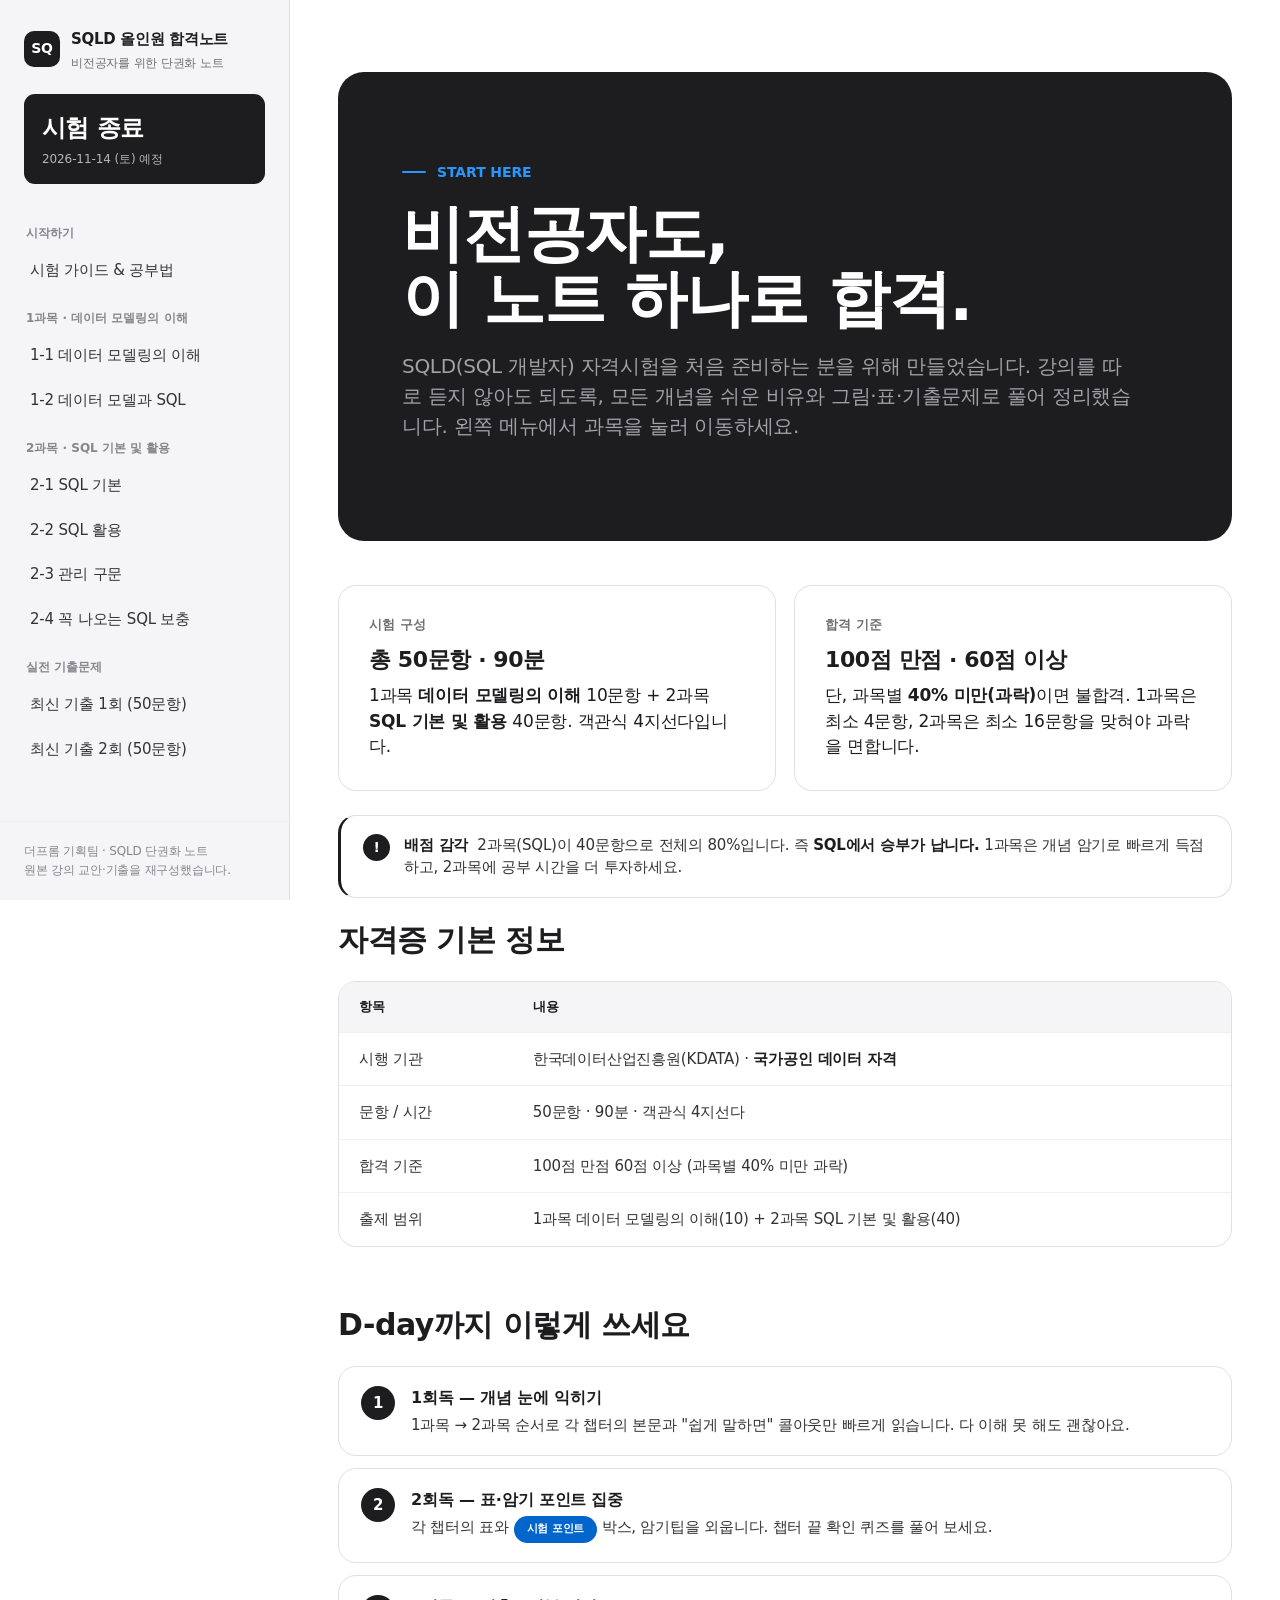
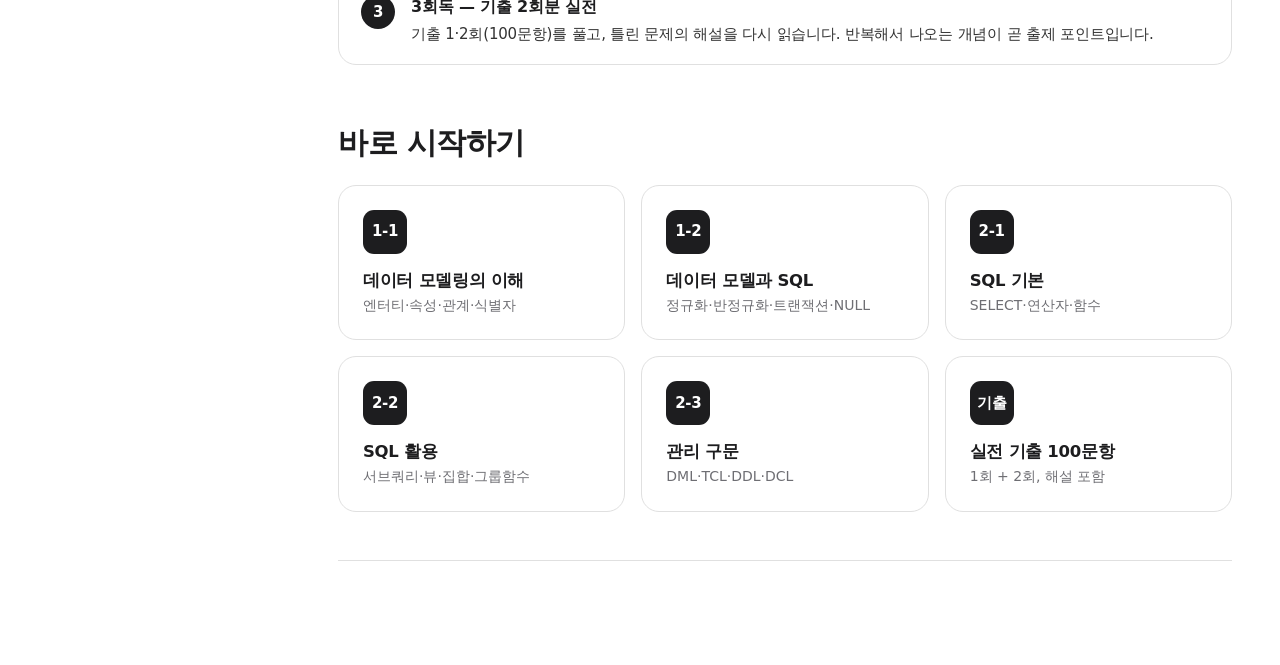
<file: index.html>
<!DOCTYPE html>
<html lang="ko">
<head>
<meta charset="UTF-8">
<meta name="viewport" content="width=device-width, initial-scale=1.0">
<title>SQLD 올인원 합격노트</title>
<link rel="preconnect" href="https://fonts.googleapis.com">
<link rel="preconnect" href="https://fonts.gstatic.com" crossorigin>
<link href="https://fonts.googleapis.com/css2?family=Inter:wght@300;400;600;700&display=swap" rel="stylesheet">
<style>
:root{
  /* === Apple Action Blue — the single interactive accent === */
  --primary:#0066cc; --primary-focus:#0071e3; --primary-on-dark:#2997ff;
  /* === Ink / text === */
  --ink:#1d1d1f; --body:#1d1d1f;
  --ink-80:#333333; --muted:#6e6e73; --muted-soft:#86868b;
  --on-dark:#ffffff; --muted-on-dark:#a1a1a6;
  /* === Surfaces === */
  --canvas:#ffffff; --parchment:#f5f5f7; --pearl:#fafafc;
  --tile-1:#272729; --tile-3:#252527; --ink-deep:#1d1d1f; --black:#000000;
  /* === Hairlines === */
  --hairline:#e0e0e0; --divider-soft:#f0f0f0;
  /* === Functional state (iOS system green/red — quiz feedback only) === */
  --ok:#34c759; --ok-bg:#eafaef; --no:#ff3b30; --no-bg:#fdecea;
  /* === Radii === */
  --r-none:0; --r-xs:5px; --r-sm:8px; --r-md:11px; --r-lg:18px; --r-xl:26px; --r-pill:9999px;
  /* === Spacing === */
  --s-xxs:4px; --s-xs:8px; --s-sm:12px; --s-md:17px; --s-lg:24px; --s-xl:32px; --s-xxl:48px; --s-section:80px;
  --lnb:290px;
  --font:-apple-system,BlinkMacSystemFont,"SF Pro Display","SF Pro Text",system-ui,"Inter","Apple SD Gothic Neo","Malgun Gothic",sans-serif;
  --ease:cubic-bezier(.4,0,.2,1);
  /* legacy brand aliases remapped into the Apple system */
  --brand-pink:var(--primary); --brand-teal:var(--tile-1); --brand-lavender:var(--parchment);
  --brand-peach:var(--canvas); --brand-ochre:var(--pearl); --brand-mint:var(--parchment); --brand-coral:var(--primary);
}
*{box-sizing:border-box;}
html{scroll-behavior:smooth;}
body{margin:0; background:var(--canvas); color:var(--body); font-family:var(--font); font-size:17px; line-height:1.5; letter-spacing:-0.2px; -webkit-font-smoothing:antialiased; text-rendering:optimizeLegibility;}

/* ---------- type scale (SF Pro ladder: 300 / 400 / 600 / 700) ---------- */
.display-xl{font-weight:600; font-size:clamp(42px,6.4vw,62px); line-height:1.05; letter-spacing:-1px; color:var(--ink);}
.display-lg{font-weight:600; font-size:clamp(34px,5vw,48px); line-height:1.08; letter-spacing:-0.8px; color:var(--ink);}
.display-md{font-weight:600; font-size:clamp(27px,3.4vw,36px); line-height:1.14; letter-spacing:-0.5px; color:var(--ink);}
.display-sm{font-weight:600; font-size:clamp(23px,2.9vw,30px); line-height:1.18; letter-spacing:-0.5px; color:var(--ink);}
h1,h2,h3,h4{margin:0;}
p{margin:0 0 var(--s-md);}
strong{color:var(--ink); font-weight:600;}
a{color:var(--primary); text-decoration:none;}
code{font-family:"SFMono-Regular",ui-monospace,Consolas,Menlo,monospace; background:var(--parchment); border:1px solid var(--hairline); padding:1px 6px; border-radius:var(--r-xs); font-size:.88em; color:var(--ink); letter-spacing:0;}
:focus-visible{outline:2px solid var(--primary-focus); outline-offset:3px; border-radius:4px;}

/* ---------- LNB ---------- */
.lnb{position:fixed; top:0; left:0; width:var(--lnb); height:100vh; background:var(--parchment); border-right:1px solid var(--hairline); display:flex; flex-direction:column; z-index:60; overflow-y:auto;}
.lnb__brand{padding:26px 24px 16px; display:flex; align-items:center; gap:11px;}
.lnb__logo{width:36px; height:36px; border-radius:10px; background:var(--ink); color:#fff; display:grid; place-items:center; font-weight:600; font-size:14px; letter-spacing:-0.3px;}
.lnb__brand b{font-size:15px; font-weight:600; letter-spacing:-0.3px; color:var(--ink); line-height:1.15;}
.lnb__brand small{display:block; font-size:12px; color:var(--muted); font-weight:400; margin-top:2px;}
.lnb__dday{margin:6px 24px 18px; background:var(--ink); color:#fff; border-radius:var(--r-md); padding:16px 18px; position:relative; overflow:hidden;}
.lnb__dday b{font-size:24px; letter-spacing:-0.6px; font-weight:600;}
.lnb__dday span{display:block; font-size:12px; opacity:.68; margin-top:4px; letter-spacing:-0.1px;}
.lnb__group{padding:6px 16px;}
.lnb__gt{font-size:12px; font-weight:600; letter-spacing:0; text-transform:none; color:var(--muted-soft); padding:16px 10px 7px;}
.lnb a{position:relative; display:flex; align-items:center; gap:10px; text-decoration:none; color:var(--ink-80); font-size:15px; font-weight:400; letter-spacing:-0.2px; padding:10px 14px; border-radius:var(--r-md); margin-bottom:2px; cursor:pointer; transition:background .18s var(--ease),color .18s var(--ease);}
.lnb a .dot{display:none;}
.lnb a:hover{background:var(--divider-soft); color:var(--ink);}
.lnb a.active{background:rgba(0,102,204,.09); color:var(--primary); font-weight:600;}
.lnb a.active::before{content:""; position:absolute; left:4px; top:9px; bottom:9px; width:3px; border-radius:3px; background:var(--primary);}
.lnb__foot{margin-top:auto; padding:20px 24px; font-size:12px; line-height:1.6; color:var(--muted-soft); border-top:1px solid var(--divider-soft);}

/* ---------- main ---------- */
.main{margin-left:var(--lnb); min-height:100vh;}
.wrap{max-width:1000px; margin:0 auto; padding:0 48px;}
.panel{display:none; padding:72px 0 104px;}
.panel.active{display:block; animation:fade .4s var(--ease);}
@keyframes fade{from{opacity:0; transform:translateY(8px);} to{opacity:1; transform:none;}}
.phead{margin-bottom:40px;}
.phead .eyebrow{display:inline-flex; align-items:center; gap:11px; font-size:14px; font-weight:600; letter-spacing:-0.1px; color:var(--primary); margin-bottom:18px; text-transform:none;}
.phead .eyebrow::before{content:""; width:24px; height:2px; border-radius:2px; background:currentColor;}
.phead p.sub{font-size:20px; line-height:1.5; color:var(--ink-80); margin-top:20px; max-width:62ch; letter-spacing:-0.3px; font-weight:400;}
.divider{height:1px; background:var(--hairline); border:0; margin:0 0 var(--s-xl);}

/* intro = dark hero "cover" stage: spend the boldness here */
#intro .phead{background:var(--ink-deep); color:#fff; border-radius:var(--r-xl); padding:clamp(44px,6.5vw,84px) clamp(30px,5vw,72px); margin-bottom:44px;}
#intro .phead .eyebrow{color:var(--primary-on-dark);}
#intro .phead .display-xl{color:#fff; letter-spacing:-1.2px;}
#intro .phead p.sub{color:var(--muted-on-dark); max-width:58ch;}

/* ---------- mobile top bar + drawer (Apple black bar) ---------- */
.topbar{display:none; position:sticky; top:0; z-index:55; background:rgba(0,0,0,.86); backdrop-filter:saturate(180%) blur(20px); -webkit-backdrop-filter:saturate(180%) blur(20px); border-bottom:1px solid rgba(255,255,255,.1); height:54px; align-items:center; gap:12px; padding:0 16px;}
.hamb{width:40px; height:40px; border-radius:var(--r-sm); border:1px solid rgba(255,255,255,.25); background:transparent; color:#fff; display:grid; place-items:center; cursor:pointer; font-size:17px; transition:transform .15s var(--ease);}
.hamb:active{transform:scale(.92);}
.topbar b{font-size:15px; color:#fff; font-weight:600; letter-spacing:-0.3px;}
.scrim{display:none; position:fixed; inset:0; background:rgba(0,0,0,.45); z-index:58; backdrop-filter:blur(2px);}
@media(max-width:960px){
  .lnb{transform:translateX(-100%); transition:transform .3s var(--ease); width:286px;}
  .lnb.open{transform:none;}
  .main{margin-left:0;}
  .topbar{display:flex;}
  .scrim.open{display:block;}
  .panel{padding:40px 0 80px;}
  .wrap{padding:0 22px;}
  #intro .phead{border-radius:var(--r-lg);}
}

/* ---------- reusable blocks ---------- */
.lead{font-size:20px; color:var(--ink); line-height:1.55; letter-spacing:-0.3px; font-weight:400;}
.eyebrow{font-size:13px; font-weight:600; letter-spacing:0; color:var(--muted); text-transform:none;}
h3.sec{margin:60px 0 14px;}
h3.sec:first-of-type{margin-top:8px;}
h4.sub3{font-size:20px; font-weight:600; color:var(--ink); margin:36px 0 10px; letter-spacing:-0.4px;}

.pill{display:inline-flex; align-items:center; gap:6px; background:var(--parchment); color:var(--ink); font-size:13px; font-weight:600; letter-spacing:-0.2px; padding:5px 13px; border-radius:var(--r-pill);}
.pill--pink{background:var(--primary); color:#fff;}
.pill--teal{background:var(--ink); color:#fff;}
.pill--ochre{background:var(--parchment); color:var(--ink);}
.pill--out{background:transparent; border:1px solid var(--hairline); color:var(--muted);}

.card{background:var(--canvas); border:1px solid var(--hairline); border-radius:var(--r-lg); padding:26px;}
.card--cream{background:var(--parchment); border-color:transparent;}

/* feature cards — Apple surface rhythm: quiet light tiles + a single dark accent tile per group */
.fcard{border-radius:var(--r-lg); padding:clamp(24px,2.6vw,30px); border:1px solid transparent; transition:transform .2s var(--ease);}
.fcard h3{font-size:22px; font-weight:600; letter-spacing:-0.4px; margin-bottom:10px; line-height:1.2;}
.fcard p{margin:0; line-height:1.5;}
.fcard p + p{margin-top:10px;}
.fcard .fnum{font-size:12.5px; font-weight:600; letter-spacing:.2px; color:var(--muted); margin-bottom:12px; display:block;}
.fcard--lavender{background:var(--parchment); color:var(--ink);}
.fcard--mint{background:var(--parchment); color:var(--ink);}
.fcard--cream{background:var(--parchment); color:var(--ink);}
.fcard--peach{background:var(--canvas); color:var(--ink); border-color:var(--hairline);}
.fcard--ochre{background:var(--pearl); color:var(--ink); border-color:var(--hairline);}
.fcard--pink{background:var(--tile-1); color:var(--on-dark);}
.fcard--teal{background:var(--tile-3); color:var(--on-dark);}
.fcard--pink .fnum,.fcard--teal .fnum{color:rgba(255,255,255,.7);}
.fcard--pink h3,.fcard--teal h3{color:#fff;}
.fcard--pink strong,.fcard--teal strong{color:#fff;}

.eli5{background:var(--parchment); border-left:4px solid var(--primary); border-radius:var(--r-lg); padding:22px 26px; margin:var(--s-lg) 0;}
.eli5__label{display:inline-flex; align-items:center; gap:8px; font-size:14px; font-weight:600; letter-spacing:-0.2px; color:var(--primary); margin-bottom:10px; text-transform:none;}
.eli5 p{color:var(--ink); line-height:1.55;}
.eli5 p:last-child{margin-bottom:0;}

.exam{background:var(--canvas); border:1px solid var(--hairline); border-left:3px solid var(--ink); border-radius:var(--r-lg); padding:18px 22px; margin:var(--s-lg) 0; display:flex; gap:14px; align-items:flex-start;}
.exam__dot{flex:0 0 auto; width:27px; height:27px; border-radius:var(--r-pill); background:var(--ink); color:#fff; display:grid; place-items:center; font-size:14px; font-weight:700;}
.exam b{color:var(--ink);}
.exam p{margin:0; font-size:15px; color:var(--ink-80); line-height:1.5;}

.tip{background:var(--pearl); border:1px solid var(--hairline); border-left:3px solid var(--primary); border-radius:var(--r-lg); padding:18px 22px; margin:var(--s-lg) 0; display:flex; gap:14px; align-items:flex-start;}
.tip__dot{flex:0 0 auto; width:27px; height:27px; border-radius:var(--r-pill); background:transparent; border:1.5px solid var(--primary); color:var(--primary); display:grid; place-items:center; font-size:13px;}
.tip b{color:var(--primary);}
.tip p{margin:0; font-size:15px; color:var(--ink-80); line-height:1.5;}

.tablewrap{overflow-x:auto; border:1px solid var(--hairline); border-radius:var(--r-lg); margin:var(--s-lg) 0;}
table{border-collapse:collapse; width:100%; font-size:15px; min-width:460px;}
th,td{text-align:left; padding:15px 20px; border-bottom:1px solid var(--divider-soft); vertical-align:top; letter-spacing:-0.2px;}
thead th{background:var(--parchment); color:var(--ink); font-weight:600; font-size:13px;}
tbody td{color:var(--ink-80);}
tbody tr:last-child td{border-bottom:0;}
td strong,td code{white-space:nowrap;}

/* compact tables for before/after walkthroughs */
.minitbl{border-collapse:collapse; width:100%; min-width:0; font-size:12.5px; margin:8px 0 0; letter-spacing:-0.2px;}
.minitbl th,.minitbl td{border:1px solid var(--hairline); padding:5px 9px; text-align:left; vertical-align:middle; white-space:nowrap; color:var(--ink-80);}
.minitbl th{background:var(--parchment); color:var(--ink); font-weight:600;}
.minitbl .hl{background:#fff4e5;}
.ba{display:grid; grid-template-columns:1fr auto 1fr; gap:14px; align-items:center; margin:var(--s-md) 0;}
.ba .arrow{font-size:22px; color:var(--primary); font-weight:600; text-align:center;}
.ba .bcard{background:var(--canvas); border:1px solid var(--hairline); border-radius:var(--r-md); padding:14px 16px;}
.ba .bcard .cap{font-size:12px; font-weight:600; letter-spacing:-0.1px; margin-bottom:2px;}
.ba .bcard.before .cap{color:var(--no);}
.ba .bcard.after .cap{color:var(--ok);}
@media(max-width:720px){.ba{grid-template-columns:1fr; } .ba .arrow{transform:rotate(90deg);}}
.nfdiag{width:100%; height:auto; display:block; margin:var(--s-sm) 0 var(--s-xs);}

/* 자주 틀리는 함정 (함정 → 바로잡기) */
.traps{display:grid; gap:12px; margin:var(--s-lg) 0;}
.trap{display:grid; grid-template-columns:1fr 1fr; gap:0; border:1px solid var(--hairline); border-radius:var(--r-md); overflow:hidden;}
.trap .x,.trap .o{padding:14px 16px; font-size:14.5px; line-height:1.5;}
.trap .x{background:var(--no-bg); color:var(--ink-80); border-right:1px solid var(--hairline);}
.trap .o{background:var(--ok-bg); color:var(--ink-80);}
.trap .lab{display:block; font-size:12px; font-weight:700; letter-spacing:-0.1px; margin-bottom:4px;}
.trap .x .lab{color:var(--no);}
.trap .o .lab{color:#1a8a3d;}
@media(max-width:600px){.trap{grid-template-columns:1fr;} .trap .x{border-right:0; border-bottom:1px solid var(--hairline);}}
.defbox{background:var(--pearl); border:1px solid var(--hairline); border-radius:var(--r-lg); padding:18px 22px; margin:var(--s-md) 0;}
.defbox .dl{display:inline-block; font-size:12px; font-weight:700; color:var(--primary); letter-spacing:0; margin-bottom:6px;}
.defbox p{margin:0; font-size:16px; color:var(--ink); line-height:1.55;}
.defbox .ex{display:block; margin-top:8px; font-size:14px; color:var(--muted);}

.plain-list{list-style:none; padding:0; margin:0 0 var(--s-md);}
.plain-list li{position:relative; padding-left:26px; margin-bottom:10px; font-size:16px; color:var(--ink-80); line-height:1.5;}
.plain-list li::before{content:""; position:absolute; left:4px; top:10px; width:6px; height:6px; border-radius:50%; background:var(--primary);}
.two-col{display:grid; grid-template-columns:1fr 1fr; gap:18px; margin:var(--s-lg) 0;}
.three-col{display:grid; grid-template-columns:repeat(3,1fr); gap:18px; margin:var(--s-lg) 0;}
@media(max-width:720px){.two-col,.three-col{grid-template-columns:1fr;}}

.terms{display:grid; grid-template-columns:repeat(auto-fit,minmax(200px,1fr)); gap:14px; margin:var(--s-lg) 0;}
.term{background:var(--canvas); border:1px solid var(--hairline); border-radius:var(--r-md); padding:18px 20px; transition:border-color .2s var(--ease);}
.term:hover{border-color:var(--muted-soft);}
.term dt{font-weight:600; color:var(--ink); font-size:15px; margin-bottom:5px; letter-spacing:-0.2px;}
.term dd{margin:0; font-size:14px; color:var(--muted); line-height:1.45;}

.steps{display:grid; gap:12px; margin:var(--s-lg) 0;}
.step{display:flex; gap:16px; align-items:flex-start; background:var(--canvas); border:1px solid var(--hairline); border-radius:var(--r-lg); padding:19px 22px; transition:border-color .2s var(--ease);}
.step:hover{border-color:var(--muted-soft);}
.step__n{flex:0 0 auto; width:34px; height:34px; border-radius:var(--r-pill); background:var(--ink); color:#fff; display:grid; place-items:center; font-weight:600; font-size:15px;}
.step h4{font-size:16px; font-weight:600; color:var(--ink); margin-bottom:4px; letter-spacing:-0.2px;}
.step p{margin:0; font-size:15px; color:var(--ink-80); line-height:1.5;}

.codeblock{background:var(--tile-1); color:#f5f5f7; border-radius:var(--r-lg); padding:20px 22px; margin:var(--s-md) 0; overflow-x:auto; font-family:"SFMono-Regular",ui-monospace,Consolas,Menlo,monospace; font-size:13.5px; line-height:1.75; letter-spacing:0;}
.codeblock .kw{color:#2997ff; font-weight:600;}
.codeblock .cm{color:#86868b;}
.codeblock .st{color:#9be3b4;}
.codeblock b{color:#fff;}

.note{font-size:13px; color:var(--muted); margin-top:var(--s-sm);}

/* quiz */
.quiz{background:var(--parchment); border-radius:var(--r-xl); padding:30px 32px; margin:var(--s-xl) 0;}
.quiz__tag{display:inline-flex; align-items:center; gap:8px; font-size:13px; font-weight:600; letter-spacing:-0.2px; color:var(--primary); margin-bottom:14px; text-transform:none;}
.quiz__q{font-size:19px; font-weight:600; color:var(--ink); margin-bottom:18px; line-height:1.4; letter-spacing:-0.3px;}
.quiz__opts{display:grid; gap:10px;}
.opt{display:flex; gap:13px; align-items:flex-start; background:var(--canvas); border:1px solid var(--hairline); border-radius:var(--r-md); padding:14px 17px; cursor:pointer; font-size:16px; color:var(--ink); text-align:left; width:100%; font-family:inherit; line-height:1.45; letter-spacing:-0.2px; transition:border-color .18s var(--ease),background .18s var(--ease),transform .12s var(--ease);}
.opt:hover:not(:disabled){border-color:var(--primary);}
.opt:active:not(:disabled){transform:scale(.99);}
.opt__key{flex:0 0 auto; width:25px; height:25px; border-radius:var(--r-pill); border:1px solid var(--hairline); display:grid; place-items:center; font-size:13px; font-weight:600; color:var(--muted);}
.opt.correct{background:var(--ok-bg); border-color:var(--ok);}
.opt.correct .opt__key{background:var(--ok); color:#fff; border-color:var(--ok);}
.opt.wrong{background:var(--no-bg); border-color:var(--no);}
.opt.wrong .opt__key{background:var(--no); color:#fff; border-color:var(--no);}
.opt:disabled{cursor:default;}
.quiz__exp{margin-top:16px; background:var(--canvas); border:1px solid var(--hairline); border-radius:var(--r-md); padding:16px 19px; font-size:15px; color:var(--ink-80); display:none; line-height:1.6;}
.quiz__exp.show{display:block;} .quiz__exp b{color:var(--ink);}

/* progress */
.progress{position:fixed; top:0; left:var(--lnb); right:0; height:2px; background:var(--primary); width:0; z-index:62; transition:width .1s;}
@media(max-width:960px){.progress{left:0;}}

.toc-cards{display:grid; grid-template-columns:repeat(auto-fit,minmax(240px,1fr)); gap:16px; margin:var(--s-lg) 0;}
.toc-card{position:relative; text-align:left; background:var(--canvas); border:1px solid var(--hairline); border-radius:var(--r-lg); padding:24px; cursor:pointer; font-family:inherit; transition:border-color .2s var(--ease),transform .15s var(--ease);}
.toc-card:hover{border-color:var(--primary);}
.toc-card:active{transform:scale(.98);}
.toc-card .n{width:44px; height:44px; border-radius:var(--r-md); display:grid; place-items:center; font-weight:600; color:#fff!important; background:var(--ink)!important; margin-bottom:16px; font-size:15px; letter-spacing:-0.3px;}
.toc-card b{display:block; color:var(--ink); font-size:16.5px; margin-bottom:4px; letter-spacing:-0.3px;}
.toc-card span{font-size:14px; color:var(--muted); line-height:1.4;}

/* closing band — no decorative gradients */
.footmtn{height:0; margin-top:var(--s-xxl); border-top:1px solid var(--hairline); background:transparent;}
.footmtn::before,.footmtn::after{display:none; content:none;}

@media(prefers-reduced-motion:reduce){*{animation:none!important; transition:none!important; scroll-behavior:auto!important;}}
</style>
</head>
<body>
<div class="progress" id="progress"></div>

<!-- MOBILE TOP BAR -->
<div class="topbar">
  <button class="hamb" id="hamb" aria-label="메뉴">☰</button>
  <b>SQLD 올인원 합격노트</b>
</div>
<div class="scrim" id="scrim"></div>

<!-- LNB -->
<nav class="lnb" id="lnb">
  <div class="lnb__brand">
    <span class="lnb__logo">SQ</span>
    <span><b>SQLD 올인원 합격노트</b><small>비전공자를 위한 단권화 노트</small></span>
  </div>
  <div class="lnb__dday" id="dday"><b>시험까지</b><span>2026-11-14 (토) 예정</span></div>
  <div class="lnb__group">
    <div class="lnb__gt">시작하기</div>
    <a data-target="intro"><span class="dot" style="background:var(--brand-coral)"></span>시험 가이드 &amp; 공부법</a>
    <div class="lnb__gt">1과목 · 데이터 모델링의 이해</div>
    <a data-target="ch21"><span class="dot" style="background:var(--brand-pink)"></span>1-1 데이터 모델링의 이해</a>
    <a data-target="ch22"><span class="dot" style="background:var(--brand-lavender)"></span>1-2 데이터 모델과 SQL</a>
    <div class="lnb__gt">2과목 · SQL 기본 및 활용</div>
    <a data-target="ch31"><span class="dot" style="background:var(--brand-peach)"></span>2-1 SQL 기본</a>
    <a data-target="ch32"><span class="dot" style="background:var(--brand-ochre)"></span>2-2 SQL 활용</a>
    <a data-target="ch33"><span class="dot" style="background:var(--brand-teal)"></span>2-3 관리 구문</a>
    <a data-target="ch34"><span class="dot" style="background:var(--brand-coral)"></span>2-4 꼭 나오는 SQL 보충</a>
    <div class="lnb__gt">실전 기출문제</div>
    <a data-target="exam1"><span class="dot" style="background:var(--brand-mint)"></span>최신 기출 1회 (50문항)</a>
    <a data-target="exam2"><span class="dot" style="background:var(--brand-mint)"></span>최신 기출 2회 (50문항)</a>
  </div>
  <div class="lnb__foot">더프롬 기획팀 · SQLD 단권화 노트<br>원본 강의 교안·기출을 재구성했습니다.</div>
</nav>

<main class="main">
<div class="wrap">

<!-- ================= INTRO ================= -->
<section class="panel active" id="intro">
  <div class="phead">
    <div class="eyebrow">START HERE</div>
    <h1 class="display-xl">비전공자도,<br>이 노트 하나로 합격.</h1>
    <p class="sub">SQLD(SQL 개발자) 자격시험을 처음 준비하는 분을 위해 만들었습니다. 강의를 따로 듣지 않아도 되도록, 모든 개념을 쉬운 비유와 그림·표·기출문제로 풀어 정리했습니다. 왼쪽 메뉴에서 과목을 눌러 이동하세요.</p>
  </div>

  <div class="two-col">
    <div class="fcard fcard--peach">
      <span class="fnum">시험 구성</span>
      <h3>총 50문항 · 90분</h3>
      <p>1과목 <strong>데이터 모델링의 이해</strong> 10문항 + 2과목 <strong>SQL 기본 및 활용</strong> 40문항. 객관식 4지선다입니다.</p>
    </div>
    <div class="fcard fcard--peach">
      <span class="fnum">합격 기준</span>
      <h3>100점 만점 · 60점 이상</h3>
      <p>단, 과목별 <strong>40% 미만(과락)</strong>이면 불합격. 1과목은 최소 4문항, 2과목은 최소 16문항을 맞혀야 과락을 면합니다.</p>
    </div>
  </div>

  <div class="exam">
    <span class="exam__dot">!</span>
    <p><b>배점 감각</b> &nbsp;2과목(SQL)이 40문항으로 전체의 80%입니다. 즉 <strong>SQL에서 승부가 납니다.</strong> 1과목은 개념 암기로 빠르게 득점하고, 2과목에 공부 시간을 더 투자하세요.</p>
  </div>

  <h3 class="sec display-sm">자격증 기본 정보</h3>
  <div class="tablewrap"><table>
    <thead><tr><th>항목</th><th>내용</th></tr></thead>
    <tbody>
      <tr><td>시행 기관</td><td>한국데이터산업진흥원(KDATA) · <strong>국가공인 데이터 자격</strong></td></tr>
      <tr><td>문항 / 시간</td><td>50문항 · 90분 · 객관식 4지선다</td></tr>
      <tr><td>합격 기준</td><td>100점 만점 60점 이상 (과목별 40% 미만 과락)</td></tr>
      <tr><td>출제 범위</td><td>1과목 데이터 모델링의 이해(10) + 2과목 SQL 기본 및 활용(40)</td></tr>
    </tbody>
  </table></div>

  <h3 class="sec display-sm">D-day까지 이렇게 쓰세요</h3>
  <div class="steps">
    <div class="step"><span class="step__n">1</span><div><h4>1회독 — 개념 눈에 익히기</h4><p>1과목 → 2과목 순서로 각 챕터의 본문과 "쉽게 말하면" 콜아웃만 빠르게 읽습니다. 다 이해 못 해도 괜찮아요.</p></div></div>
    <div class="step"><span class="step__n">2</span><div><h4>2회독 — 표·암기 포인트 집중</h4><p>각 챕터의 표와 <span class="pill pill--pink" style="font-size:11px;">시험 포인트</span> 박스, 암기팁을 외웁니다. 챕터 끝 확인 퀴즈를 풀어 보세요.</p></div></div>
    <div class="step"><span class="step__n">3</span><div><h4>3회독 — 기출 2회분 실전</h4><p>기출 1·2회(100문항)를 풀고, 틀린 문제의 해설을 다시 읽습니다. 반복해서 나오는 개념이 곧 출제 포인트입니다.</p></div></div>
  </div>

  <h3 class="sec display-sm">바로 시작하기</h3>
  <div class="toc-cards">
    <button class="toc-card" data-jump="ch21"><span class="n" style="background:var(--brand-pink)">1-1</span><b>데이터 모델링의 이해</b><span>엔터티·속성·관계·식별자</span></button>
    <button class="toc-card" data-jump="ch22"><span class="n" style="background:var(--brand-lavender);color:var(--ink)">1-2</span><b>데이터 모델과 SQL</b><span>정규화·반정규화·트랜잭션·NULL</span></button>
    <button class="toc-card" data-jump="ch31"><span class="n" style="background:var(--brand-peach);color:var(--ink)">2-1</span><b>SQL 기본</b><span>SELECT·연산자·함수</span></button>
    <button class="toc-card" data-jump="ch32"><span class="n" style="background:var(--brand-ochre);color:var(--ink)">2-2</span><b>SQL 활용</b><span>서브쿼리·뷰·집합·그룹함수</span></button>
    <button class="toc-card" data-jump="ch33"><span class="n" style="background:var(--brand-teal)">2-3</span><b>관리 구문</b><span>DML·TCL·DDL·DCL</span></button>
    <button class="toc-card" data-jump="exam1"><span class="n" style="background:var(--brand-coral)">기출</span><b>실전 기출 100문항</b><span>1회 + 2회, 해설 포함</span></button>
  </div>
  <div class="footmtn"></div>
</section>

<!-- ================= CH 2-1 ================= -->
<section class="panel" id="ch21">
  <div class="phead">
    <div class="eyebrow">1과목 · PART 1-1</div>
    <h1 class="display-lg">데이터 모델링의 이해</h1>
    <p class="sub">현실의 업무를 데이터베이스로 옮기는 첫 단계입니다. 이 파트의 핵심은 <strong>용어 구분</strong> — 데이터 모델·엔터티·속성·관계·식별자의 뜻을 분명히 잡는 것입니다.</p>
  </div>
  <hr class="divider">

  <h3 class="sec display-sm">1. 데이터 모델의 이해</h3>
  <div class="defbox"><span class="dl">정의</span><p>데이터 모델이란 현실 세계의 복잡한 정보를 컴퓨터에 저장하기 위해 그린 <strong>설계 도면</strong>이다.</p><span class="ex">ex) 회원·상품·주문 같은 정보를 어떻게 저장하고 연결할지 데이터베이스 구조로 시각화하는 과정.</span></div>
  <div class="eli5"><span class="eli5__label">💡 쉽게 말하면</span><p>데이터 모델링은 <strong>현실을 지도로 그리는 일</strong>이에요. 실제 도시엔 건물·사람·차가 가득하지만 지도엔 길과 주요 건물만 간단히 그리죠. 똑같이, 복잡한 회사 업무에서 "저장·관리할 정보"만 골라 깔끔한 그림으로 옮기는 게 데이터 모델링입니다.</p></div>

  <h4 class="sub3">데이터 모델링의 단계 — 개념 → 논리 → 물리 ('개-논-물')</h4>
  <p>추상적인 개념에서 구체적인 구현 단계로 진행됩니다. 각 단계의 산출물이 자주 출제됩니다.</p>
  <div class="steps">
    <div class="step"><span class="step__n">1</span><div><h4>개념적 데이터 모델링 (Conceptual)</h4><p>데이터 요구사항을 분석해 핵심 엔터티와 그 관계를 나타내는 <strong>ERD</strong>를 생성. 전사적 관점, 추상화 수준이 가장 높음.</p></div></div>
    <div class="step"><span class="step__n">2</span><div><h4>논리적 데이터 모델링 (Logical)</h4><p>속성·PK·FK를 채우고 <strong>정규화</strong> 수행. DBMS와 무관. 모델링의 최종 완료 상태.</p></div></div>
    <div class="step"><span class="step__n">3</span><div><h4>물리적 데이터 모델링 (Physical)</h4><p>실제 DBMS에 맞춰 <code>CREATE TABLE</code> + 인덱스·파티션·자료형 명시. 성능·보안·가용성 고려.</p></div></div>
    <div class="step"><span class="step__n">4</span><div><h4>데이터베이스 운영</h4><p>테이블에 데이터가 차곡차곡 쌓인 상태. 사용자가 SQL로 조회·입력·수정.</p></div></div>
  </div>
  <div class="eli5"><span class="eli5__label">🏠 집 짓기로 비유</span><p><strong>개념적</strong> = '방3·거실1' 손스케치 → <strong>논리적</strong> = 치수·배관까지 그린 설계도면 → <strong>물리적</strong> = 벽돌로 실제 시공. 뒤로 갈수록 구체적·기술적이 됩니다.</p></div>
  <div class="tablewrap"><table>
    <thead><tr><th>단계</th><th>결과물</th><th>비유</th></tr></thead>
    <tbody>
      <tr><td><strong>1. 개념적 모델링</strong></td><td>핵심 엔터티·관계 ERD (큰 그림)</td><td>손으로 그린 스케치</td></tr>
      <tr><td><strong>2. 논리적 모델링</strong></td><td>속성·키 상세 ERD + 정규화</td><td>정식 건축 도면</td></tr>
      <tr><td><strong>3. 물리적 모델링</strong></td><td>DBMS별 CREATE TABLE + 인덱스·파티션</td><td>시공 계획서</td></tr>
      <tr><td>→ 운영</td><td>데이터가 쌓인 실제 데이터베이스</td><td>입주 완료된 건물</td></tr>
    </tbody>
  </table></div>

  <h4 class="sub3">SQL 실전 — 모델이 곧 테이블이 된다</h4>
  <p>논리 모델의 PK는 물리 모델에서 <strong>PRIMARY KEY 제약(식별자)</strong>이 됩니다.</p>
  <div class="codeblock"><span class="cm">-- 논리 모델의 '회원/상품/주문' 엔터티 → 물리 모델의 테이블</span>
<span class="kw">CREATE TABLE</span> MEMBER (
    MEMBER_ID  <span class="kw">VARCHAR2</span>(10) <span class="kw">PRIMARY KEY</span>,   <span class="cm">-- 식별자</span>
    NAME       <span class="kw">VARCHAR2</span>(50) <span class="kw">NOT NULL</span>,
    PHONE      <span class="kw">VARCHAR2</span>(20)
);
<span class="kw">CREATE TABLE</span> ORDERS (
    ORDER_ID   <span class="kw">NUMBER</span> <span class="kw">PRIMARY KEY</span>,
    MEMBER_ID  <span class="kw">VARCHAR2</span>(10) <span class="kw">REFERENCES</span> MEMBER(MEMBER_ID),  <span class="cm">-- 관계=FK</span>
    ORD_DATE   <span class="kw">DATE</span> <span class="kw">DEFAULT</span> SYSDATE
);
<span class="kw">CREATE INDEX</span> IDX_ORDERS_MEMBER <span class="kw">ON</span> ORDERS(MEMBER_ID);  <span class="cm">-- 성능용 인덱스(물리)</span></div>

  <h4 class="sub3">데이터 모델링의 3가지 관점</h4>
  <div class="tablewrap"><table>
    <thead><tr><th>관점</th><th>내용</th><th>질문 / 분석</th></tr></thead>
    <tbody>
      <tr><td><strong>데이터 관점</strong></td><td>업무가 관리하는 데이터(엔터티·속성)</td><td>무엇을(What) 저장하지 · 구조(정적) 분석</td></tr>
      <tr><td><strong>프로세스 관점</strong></td><td>업무가 실제 하는 일(또는 해야 할 일)</td><td>어떻게(How) 처리하지 · 시나리오(동적) 분석</td></tr>
      <tr><td><strong>상관관계 관점</strong></td><td>프로세스가 데이터에 미치는 영향</td><td>언제(When) 어떤 데이터가 변하지 · <strong>CRUD 매트릭스</strong></td></tr>
    </tbody>
  </table></div>

  <h4 class="sub3">좋은 데이터 모델의 요소 (6가지)</h4>
  <div class="tablewrap"><table>
    <thead><tr><th>요소</th><th>의미</th></tr></thead>
    <tbody>
      <tr><td><strong>① 완전성</strong></td><td>업무에 필요한 데이터를 빠짐없이 담았는가</td></tr>
      <tr><td><strong>② 중복 배제</strong></td><td>같은 데이터가 여러 곳에 흩어져 있지 않은가</td></tr>
      <tr><td><strong>③ 업무 규칙</strong></td><td>회사의 규칙이 모델에 녹아 있는가</td></tr>
      <tr><td><strong>④ 데이터 재사용</strong></td><td>다른 업무에서도 활용할 수 있는가</td></tr>
      <tr><td><strong>⑤ 의사소통</strong></td><td>보는 사람마다 같은 의미로 읽히는가</td></tr>
      <tr><td><strong>⑥ 통합성</strong></td><td>같은 데이터는 한 곳에만 정의되어 있는가</td></tr>
    </tbody>
  </table></div>

  <h4 class="sub3">3층 스키마 (ANSI/SPARC)</h4>
  <p>같은 데이터베이스를 세 관점에서 본 모습. 관점을 나눠 <strong>데이터 독립성</strong>을 확보합니다.</p>
  <div class="eli5"><span class="eli5__label">🎬 쉽게 말하면</span><p>영화관에서 <strong>관객</strong>은 스크린만(외부), <strong>기획자</strong>는 전체 구성을(개념), <strong>영사기사</strong>는 필름 작동을(내부) 봅니다. 관점을 나눠두면 한쪽이 바뀌어도 다른 쪽이 안 흔들립니다.</p></div>
  <div class="tablewrap"><table>
    <thead><tr><th>스키마</th><th>관점 / 개수 / 담당</th><th>내용</th></tr></thead>
    <tbody>
      <tr><td><strong>외부 (External)</strong></td><td>사용자·응용 / 여러 개 / 사용자·개발자</td><td>각 사용자·앱이 보는 화면. SQL의 <strong>VIEW</strong> 또는 응용의 가공 데이터.</td></tr>
      <tr><td><strong>개념 (Conceptual)</strong></td><td>설계자 / 1개 / DA(Data Architect)</td><td>조직 전체가 공유하는 통합 ERD. 모든 화면의 원본이 되는 설계도.</td></tr>
      <tr><td><strong>내부 (Internal)</strong></td><td>물리 저장 / 1개 / DBA(DB Administrator)</td><td>디스크 위 실제 저장 구조. 데이터 파일·인덱스·파티션·캐시.</td></tr>
    </tbody>
  </table></div>
  <div class="codeblock"><span class="cm">-- 외부 스키마(VIEW) — 응용 프로그램이 보는 화면</span>
<span class="kw">CREATE VIEW</span> V_MY_ORDER <span class="kw">AS</span>
<span class="kw">SELECT</span> O.ORDER_ID, O.ORD_DATE, M.NAME
  <span class="kw">FROM</span> ORDERS O <span class="kw">JOIN</span> MEMBER M <span class="kw">ON</span> M.MEMBER_ID = O.MEMBER_ID;
<span class="cm">-- 개념 스키마(MEMBER+ORDERS 두 테이블)는 그대로지만, VIEW를 통해</span>
<span class="cm">-- 외부 스키마는 "주문번호·날짜·이름" 한 화면처럼 보인다.</span></div>
  <h4 class="sub3">데이터 독립성 2가지</h4>
  <div class="tablewrap"><table>
    <thead><tr><th>종류</th><th>의미</th></tr></thead>
    <tbody>
      <tr><td><strong>논리적 독립성</strong></td><td>개념 스키마가 변경돼도 외부 스키마(응용)는 영향 없음 (개념 ↔ 외부)</td></tr>
      <tr><td><strong>물리적 독립성</strong></td><td>내부 스키마가 변경돼도 개념·외부 스키마는 영향 없음 (내부 ↔ 개념)</td></tr>
    </tbody>
  </table></div>

  <h4 class="sub3">Before &amp; After — 모델링이 없을 때 vs 있을 때</h4>
  <p>김철수가 사과·배·포도를 여러 번 주문한 상황. 한 테이블에 다 욱여넣은 형태와, 고객·주문을 분리한 형태를 비교합니다.</p>
  <div class="ba">
    <div class="bcard before"><div class="cap">BEFORE · 모델링 없이</div>
      <table class="minitbl"><tr><th>주문</th><th>고객</th><th>상품1</th><th>상품2</th><th>상품3</th></tr>
      <tr><td>1</td><td class="hl">김철수</td><td>사과</td><td>배</td><td>NULL</td></tr>
      <tr><td>2</td><td class="hl">김철수</td><td>포도</td><td>NULL</td><td>NULL</td></tr></table>
      <p style="margin:6px 0 0;font-size:12px;color:var(--muted);">고객 정보 중복 + 상품 칸이 모자라면 못 담음</p>
    </div>
    <div class="arrow">→</div>
    <div class="bcard after"><div class="cap">AFTER · 엔터티 분리</div>
      <table class="minitbl"><tr><th>CUSTOMER</th></tr><tr><td>C001 · 김철수 · 010-1111</td></tr></table>
      <table class="minitbl"><tr><th>ORDER</th></tr><tr><td>1 · C001 · 사과</td></tr><tr><td>2 · C001 · 배</td></tr><tr><td>3 · C001 · 포도</td></tr></table>
      <p style="margin:6px 0 0;font-size:12px;color:var(--muted);">중복 사라짐 + 상품 무한 추가 가능</p>
    </div>
  </div>

  <h4 class="sub3">시험 포인트</h4>
  <div class="tablewrap"><table>
    <thead><tr><th>출제 포인트</th><th>시험에서 묻는 방식</th></tr></thead>
    <tbody>
      <tr><td>모델링 3가지 관점</td><td>데이터(What)·프로세스(How)·상관(Interaction) 중 해당 없는 것 고르기. "기술 관점"이 오답으로 자주 등장</td></tr>
      <tr><td>모델링 3단계</td><td>개념 → 논리 → 물리 순서와 산출물. 정규화는 논리 단계에서 수행</td></tr>
      <tr><td>3층 스키마</td><td>외부(여러 개·VIEW)·개념(1개·전사 ERD)·내부(1개·저장 구조)를 산출물과 짝짓기</td></tr>
      <tr><td>데이터 독립성</td><td>논리적=개념↔외부, 물리적=내부↔개념. 어느 스키마가 바뀌었는지로 구분</td></tr>
      <tr><td>모델링 유의점</td><td>중복(Duplication)·비유연성(Inflexibility)·비일관성(Inconsistency) 세 가지의 정의 구분</td></tr>
    </tbody>
  </table></div>

  <h4 class="sub3">자주 틀리는 함정</h4>
  <div class="traps">
    <div class="trap"><div class="x"><span class="lab">함정</span>모델링 관점에 "기술 관점(Technical)"이 포함된다.</div><div class="o"><span class="lab">바로잡기</span>데이터·프로세스·상관 세 가지뿐이다. 기술 관점은 존재하지 않는 선택지.</div></div>
    <div class="trap"><div class="x"><span class="lab">함정</span>인덱스·파티션을 바꿨으니 논리적 독립성이다.</div><div class="o"><span class="lab">바로잡기</span>저장 구조 변경은 내부 스키마의 일 → <strong>물리적 독립성</strong>.</div></div>
  </div>
  <div class="card--cream card" style="margin:16px 0;"><div class="eyebrow" style="margin-bottom:6px;">⏱ 30초 정리</div><p style="margin:0;font-size:15px;">3단계는 <strong>개-논-물</strong>(정규화는 논리). 3층은 <strong>외-개-내</strong>(개념·내부는 각 1개, 외부만 여러 개). 유의점 = 중복·비유연성·비일관성. 독립성 = 논리적(개념↔외부)·물리적(내부↔개념).</p></div>

  <h3 class="sec display-sm">2. ERD 작성 절차 <span class="pill pill--ochre" style="font-size:12px;vertical-align:middle;">보충</span></h3>
  <p>ERD는 엔터티와 관계를 그리는 표준 방법(1976년 피터 첸 고안). 작성은 <strong>6단계 순서</strong>로 진행되며 이 순서가 자주 출제됩니다.</p>
  <div class="steps">
    <div class="step"><span class="step__n">1</span><div><h4>엔터티를 도출하고 그린다</h4><p>업무에서 관리할 집합(덩어리)을 찾습니다.</p></div></div>
    <div class="step"><span class="step__n">2</span><div><h4>엔터티를 배치한다</h4><p>중요한 엔터티를 <strong>왼쪽 상단</strong>에 배치합니다.</p></div></div>
    <div class="step"><span class="step__n">3</span><div><h4>엔터티 간 관계를 설정한다</h4><p>연결되는 엔터티끼리 선을 긋습니다.</p></div></div>
    <div class="step"><span class="step__n">4</span><div><h4>관계명을 서술한다</h4><p>어떤 행위/존재가 있는지 이름을 붙입니다.</p></div></div>
    <div class="step"><span class="step__n">5</span><div><h4>관계 참여도를 표현한다</h4><p>서로 몇 개씩 참여하는지(예: 고객1 : 계좌N).</p></div></div>
    <div class="step"><span class="step__n">6</span><div><h4>관계의 필수 여부를 표현한다</h4><p>반드시 있어야 하는 관계인지 표시합니다.</p></div></div>
  </div>
  <div class="tip"><span class="tip__dot">★</span><p><b>암기팁</b> &nbsp;"누가 있나(1·2) → 어떻게 잇나(3) → 이름(4) → 몇 개(5) → 필수(6)". 관계 3종(관계명→참여도→필수)은 항상 <strong>뒤쪽</strong>에 옵니다.</p></div>
  <div class="quiz" data-answer="1">
    <div class="quiz__tag">❓ 확인 퀴즈 · ERD 절차</div>
    <div class="quiz__q">ERD 작성 절차로 올바른 것은? (ㄱ엔터티도출 · ㄴ배치 · ㄷ관계설정 · ㄹ관계명 · ㅁ참여도 · ㅂ필수여부)</div>
    <div class="quiz__opts">
      <button class="opt"><span class="opt__key">1</span>ㄱ → ㄴ → ㄷ → ㄹ → ㅁ → ㅂ</button>
      <button class="opt"><span class="opt__key">2</span>ㄱ → ㄴ → ㄷ → ㄹ → ㅂ → ㅁ</button>
      <button class="opt"><span class="opt__key">3</span>ㄴ → ㄱ → ㄷ → ㄹ → ㅁ → ㅂ</button>
      <button class="opt"><span class="opt__key">4</span>ㄱ → ㄷ → ㄴ → ㄹ → ㅁ → ㅂ</button>
    </div>
    <div class="quiz__exp"><b>정답 ①</b> 도출→배치→관계설정→관계명→참여도→필수여부.</div>
  </div>
  <h3 class="sec display-sm">3. 엔터티 (Entity)</h3>
  <div class="defbox"><span class="dl">정의</span><p>엔터티란 업무에서 관리해야 할 <strong>정보의 덩어리(명사)</strong>다. 실제 테이블의 후보가 된다.</p><span class="ex">ex) 쇼핑몰이라면 회원·상품·주문·배송 같은 명사 하나하나가 엔터티. 각 엔터티의 개별 사례('김철수 회원')를 <strong>인스턴스(한 행)</strong>라 한다.</span></div>
  <div class="eli5"><span class="eli5__label">📦 쉽게 말하면</span><p>엔터티는 <strong>엑셀 시트 한 장의 제목</strong>('회원' 시트, '주문' 시트)이에요. 표 자체가 엔터티(MEMBER), 헤더가 속성, 각 행이 인스턴스입니다.</p></div>

  <h4 class="sub3">엔터티의 구성 — 엔터티 / 속성 / 인스턴스</h4>
  <div class="tablewrap"><table>
    <thead><tr><th>MEMBER_ID</th><th>NAME</th><th>PHONE</th><th>JOIN_DATE</th><th>← 속성(컬럼)</th></tr></thead>
    <tbody>
      <tr><td>C001</td><td>김철수</td><td>010-1111</td><td>2026-01-15</td><td>← 인스턴스(행)</td></tr>
      <tr><td>C002</td><td>이영희</td><td>010-2222</td><td>2026-02-08</td><td>← 인스턴스(행)</td></tr>
    </tbody>
  </table></div>
  <p class="note">표 자체가 엔터티(MEMBER), 헤더가 속성, 각 행이 인스턴스.</p>

  <h4 class="sub3">엔터티의 5가지 특징 — '업·식·인·속·관'</h4>
  <div class="terms">
    <div class="term"><dt>업 — 업무에 필요</dt><dd>관리할 가치가 있는 정보여야 한다.</dd></div>
    <div class="term"><dt>식 — 식별 가능</dt><dd>식별자로 유일하게 구분된다.</dd></div>
    <div class="term"><dt>인 — 인스턴스 ≥ 2</dt><dd>2개 이상의 행이 존재해야 한다.</dd></div>
    <div class="term"><dt>속 — 속성 ≥ 2</dt><dd>2개 이상의 속성을 가진다.</dd></div>
    <div class="term"><dt>관 — 관계 보유</dt><dd>다른 엔터티와 최소 1개 이상의 관계를 가진다.</dd></div>
  </div>

  <h4 class="sub3">엔터티의 분류</h4>
  <div class="two-col">
    <div class="card"><div class="eyebrow" style="margin-bottom:10px;">① 유무형에 따른 분류</div><dl style="margin:0;">
      <div class="term" style="border:0;padding:5px 0;"><dt>유형 엔터티</dt><dd>물리적으로 존재 — 상품·사원·매장</dd></div>
      <div class="term" style="border:0;padding:5px 0;"><dt>개념 엔터티</dt><dd>개념적으로만 존재 — 부서·조직·학과</dd></div>
      <div class="term" style="border:0;padding:5px 0;"><dt>사건 엔터티</dt><dd>행위로 발생 — 주문·결제·출입기록</dd></div>
    </dl></div>
    <div class="card"><div class="eyebrow" style="margin-bottom:10px;">② 발생 시점에 따른 분류</div><dl style="margin:0;">
      <div class="term" style="border:0;padding:5px 0;"><dt>기본(키) 엔터티</dt><dd>다른 엔터티 없이도 성립 — 사원·부서·고객</dd></div>
      <div class="term" style="border:0;padding:5px 0;"><dt>중심 엔터티</dt><dd>기본에서 발생 — 주문·계약·매출</dd></div>
      <div class="term" style="border:0;padding:5px 0;"><dt>행위 엔터티</dt><dd>2개 이상 엔터티의 관계에서 발생 — 주문상세·출고·입출금</dd></div>
    </dl></div>
  </div>

  <h4 class="sub3">SQL 실전 — 엔터티는 테이블이 된다</h4>
  <div class="codeblock"><span class="kw">CREATE TABLE</span> MEMBER (
    MEMBER_ID    <span class="kw">VARCHAR2</span>(10) <span class="kw">PRIMARY KEY</span>,  <span class="cm">-- 식별자</span>
    NAME         <span class="kw">VARCHAR2</span>(50),
    PHONE        <span class="kw">VARCHAR2</span>(20),
    JOIN_DATE    <span class="kw">DATE</span>
);
<span class="cm">-- 인스턴스(행) 입력</span>
<span class="kw">INSERT INTO</span> MEMBER <span class="kw">VALUES</span>(<span class="st">'M01'</span>, <span class="st">'김철수'</span>, <span class="st">'010-1111'</span>, <span class="kw">DATE</span> <span class="st">'2026-01-15'</span>);
<span class="kw">INSERT INTO</span> MEMBER <span class="kw">VALUES</span>(<span class="st">'M02'</span>, <span class="st">'이영희'</span>, <span class="st">'010-2222'</span>, <span class="kw">DATE</span> <span class="st">'2026-02-08'</span>);
<span class="cm">-- 조회: 두 인스턴스에서 두 속성만 골라 보여준다</span>
<span class="kw">SELECT</span> MEMBER_ID, NAME <span class="kw">FROM</span> MEMBER;</div>
  <p class="note">엔터티(설계 단계) → 테이블(SQL 단계) → 행(인스턴스)으로 단계가 매핑됩니다.</p>

  <h4 class="sub3">Before &amp; After — 엔터티 도출 전후</h4>
  <div class="ba">
    <div class="bcard before"><div class="cap">BEFORE · 한 덩어리</div>
      <table class="minitbl"><tr><th>기록</th></tr>
      <tr><td>김철수가 4/1에 사과 2개 주문</td></tr>
      <tr><td>이영희가 4/2에 배 1개 주문</td></tr></table>
    </div>
    <div class="arrow">→</div>
    <div class="bcard after"><div class="cap">AFTER · 회원·상품·주문 분리</div>
      <table class="minitbl"><tr><th>MEMBER</th></tr><tr><td>M01 · 김철수</td></tr><tr><td>M02 · 이영희</td></tr></table>
      <table class="minitbl"><tr><th>PRODUCT</th></tr><tr><td>P01 · 사과</td></tr><tr><td>P02 · 배</td></tr></table>
      <table class="minitbl"><tr><th>ORDER</th></tr><tr><td>1 · M01 · P01 · 2</td></tr><tr><td>2 · M02 · P02 · 1</td></tr></table>
    </div>
  </div>

  <h4 class="sub3">시험 포인트</h4>
  <div class="tablewrap"><table>
    <thead><tr><th>출제 포인트</th><th>시험에서 묻는 방식</th></tr></thead>
    <tbody>
      <tr><td>엔터티의 5가지 특징</td><td>업무 필요·유일 식별·인스턴스 2개 이상·속성 2개 이상·관계 1개 이상. <strong>개수 조건이 함정</strong></td></tr>
      <tr><td>유무형에 따른 분류</td><td>유형(형태 있음)·개념(추상적)·사건(업무 수행으로 발생)</td></tr>
      <tr><td>발생 시점에 따른 분류</td><td>기본/키(스스로 생성)·중심(기본에서 발생)·행위(둘 이상에서 발생). 해당 없는 것 찾기</td></tr>
      <tr><td>엔터티 명명 규칙</td><td>현업 용어·약어 지양·단수 명사·전체에서 유일한 이름</td></tr>
      <tr><td>엔터티 vs 인스턴스</td><td>엔터티는 집합, 인스턴스는 그 집합의 한 건(테이블의 한 행)</td></tr>
    </tbody>
  </table></div>

  <h4 class="sub3">자주 틀리는 함정</h4>
  <div class="traps">
    <div class="trap"><div class="x"><span class="lab">함정</span>속성이 하나뿐인 엔터티도 있을 수 있다.</div><div class="o"><span class="lab">바로잡기</span>엔터티는 속성 2개 이상·인스턴스 2건 이상이어야 한다.</div></div>
    <div class="trap"><div class="x"><span class="lab">함정</span>프로젝트·주문처럼 업무에 늘 있으면 기본 엔터티다.</div><div class="o"><span class="lab">바로잡기</span>다른 엔터티로부터 발생하는지가 기준. 주문은 고객·상품에서 발생 → <strong>중심 엔터티</strong>.</div></div>
  </div>
  <div class="card--cream card" style="margin:16px 0;"><div class="eyebrow" style="margin-bottom:6px;">⏱ 30초 정리</div><p style="margin:0;font-size:15px;">특징 5개 = <strong>업·식·인·속·관</strong>(인스턴스·속성은 2개 이상). 유무형 = 유형·개념·사건. 발생시점 = 기본·중심·행위.</p></div>
  <h3 class="sec display-sm">4. 속성 (Attribute)</h3>
  <div class="defbox"><span class="dl">정의</span><p>속성이란 엔터티가 가지는 세부 정보 항목, 곧 <strong>컬럼</strong>이다. 엔터티를 설명하는 가장 작은 단위다.</p><span class="ex">ex) 명함 한 장에서 명함 자체는 엔터티(사람), 이름·전화번호·이메일 같은 각 항목이 속성. 이름은 더 이상 쪼개지지 않는 최소 단위.</span></div>
  <div class="eli5"><span class="eli5__label">🔎 엔터티 / 인스턴스 / 속성 / 속성값</span><p>회원 테이블에서 각 <strong>행 = 인스턴스</strong>, 각 <strong>컬럼 = 속성</strong>, 각 <strong>칸 = 속성값(Value)</strong>. 예: (M01, 김철수, 010-1111)에서 '010-1111'이 속성값.</p></div>

  <h4 class="sub3">속성의 3가지 분류 기준</h4>
  <div class="three-col">
    <div class="fcard fcard--pink"><span class="fnum">① 특성</span><h3>기본 / 설계 / 파생</h3><p>데이터가 어디서 왔는가</p></div>
    <div class="fcard fcard--lavender"><span class="fnum">② 분해</span><h3>단순(원자) / 복합</h3><p>더 쪼갤 수 있는가</p></div>
    <div class="fcard fcard--ochre"><span class="fnum">③ 값 개수</span><h3>단일값 / 다중값</h3><p>한 인스턴스에 몇 개?</p></div>
  </div>
  <div class="tablewrap"><table>
    <thead><tr><th>기준</th><th>종류</th><th>의미 (예)</th></tr></thead>
    <tbody>
      <tr><td rowspan="3"><strong>① 특성</strong></td><td>기본 속성</td><td>업무에서 직접 추출된 본래 속성 (이름, 전화번호, 주소)</td></tr>
      <tr><td>설계 속성</td><td>설계 과정에서 새로 만든 속성 (회원ID, 상품코드)</td></tr>
      <tr><td>파생 속성</td><td>다른 속성에서 계산되어 나온 속성 (총주문금액 = 수량 × 단가)</td></tr>
      <tr><td rowspan="2"><strong>② 분해</strong></td><td>단순(원자) 속성</td><td>더 이상 분해 불가 (이름, 나이)</td></tr>
      <tr><td>복합 속성</td><td>여러 의미가 합쳐진 형태 — 분해 저장 시 활용도↑ (주소 = 시+구+동)</td></tr>
      <tr><td rowspan="2"><strong>③ 값 개수</strong></td><td>단일값 속성</td><td>하나만 가짐 (주민번호)</td></tr>
      <tr><td>다중값 속성</td><td>여러 개 가능 → <strong>별도 엔터티로 분리</strong> (전화번호: 집·휴대폰)</td></tr>
    </tbody>
  </table></div>
  <div class="tip"><span class="tip__dot">★</span><p><b>시험 단골</b> &nbsp;"주민번호로부터 구한 나이"는 <strong>파생 속성</strong>. 복합 속성(1-1-4)과 복합식별자(1-1-6)는 다른 개념 — 복합 속성은 한 속성을 여러 의미로 쪼갬, 복합식별자는 여러 속성을 묶어 PK로 씀.</p></div>

  <h4 class="sub3">구성에 따른 분류 &amp; 명명 규칙</h4>
  <p>속성은 역할에 따라 <strong>PK 속성·FK 속성·일반 속성</strong>으로도 나뉩니다.</p>
  <ul class="plain-list">
    <li>코드가 아닌 <strong>현업 용어</strong>로 명명 ('회원_등록일' O, 'regdt' X).</li>
    <li><strong>명사형</strong>으로 ('주문수량' O, '주문은얼마인가' 서술식 X).</li>
    <li>약어 자제 ('qty'보다 '수량'). 전체 모델에서 유일한 이름.</li>
  </ul>
  <div class="defbox"><span class="dl">도메인(Domain)</span><p>속성이 가질 수 있는 값의 종류·범위·제약. <strong>데이터 타입 + 크기 + 허용값(제약)</strong> 세 가지가 모두 포함되며, NULL 허용 여부도 도메인의 일부.</p><span class="ex">성별 = CHAR(1) / {'M','F'}만 허용 · 나이 = NUMBER(3) / 0~150 · 이메일 = VARCHAR2(100) / @ 포함</span></div>

  <h4 class="sub3">SQL 실전 — 파생 속성 &amp; 도메인(CHECK)</h4>
  <div class="codeblock"><span class="kw">CREATE TABLE</span> MEMBER (
    MEMBER_ID  <span class="kw">VARCHAR2</span>(10),   <span class="cm">-- 설계 속성</span>
    NAME       <span class="kw">VARCHAR2</span>(50),   <span class="cm">-- 기본 속성</span>
    BIRTH      <span class="kw">DATE</span>,           <span class="cm">-- 기본 속성</span>
    AGE        <span class="kw">NUMBER</span> <span class="kw">GENERATED ALWAYS AS</span>  <span class="cm">-- 파생 속성(자동 계산)</span>
               (<span class="kw">TRUNC</span>(<span class="kw">MONTHS_BETWEEN</span>(SYSDATE, BIRTH)/12)) <span class="kw">VIRTUAL</span>
);
<span class="cm">-- 도메인을 제약조건(CHECK)으로 표현</span>
<span class="kw">CREATE TABLE</span> SURVEY (
    GENDER  <span class="kw">CHAR</span>(1) <span class="kw">CHECK</span>(GENDER <span class="kw">IN</span>(<span class="st">'M'</span>,<span class="st">'F'</span>)),      <span class="cm">-- 허용값 도메인</span>
    AGE     <span class="kw">NUMBER</span>(3) <span class="kw">CHECK</span>(AGE <span class="kw">BETWEEN</span> 0 <span class="kw">AND</span> 150) <span class="kw">NOT NULL</span>
);</div>

  <h4 class="sub3">Before &amp; After — 다중값 속성의 분리</h4>
  <div class="ba">
    <div class="bcard before"><div class="cap">BEFORE · 다중값을 한 칸에</div>
      <table class="minitbl"><tr><th>ID</th><th>NAME</th><th>PHONE</th></tr>
      <tr><td>M01</td><td>김철수</td><td class="hl">010-1111, 02-333-4444</td></tr></table>
      <p style="margin:6px 0 0;font-size:12px;color:var(--muted);">검색·변경 어려움 · 1NF 위반</p>
    </div>
    <div class="arrow">→</div>
    <div class="bcard after"><div class="cap">AFTER · 별도 엔터티 분리</div>
      <table class="minitbl"><tr><th>MEMBER</th></tr><tr><td>M01 · 김철수</td></tr></table>
      <table class="minitbl"><tr><th>ID</th><th>TYPE</th><th>PHONE</th></tr><tr><td>M01</td><td>휴대폰</td><td>010-1111</td></tr><tr><td>M01</td><td>집</td><td>02-333-4444</td></tr></table>
    </div>
  </div>

  <h4 class="sub3">시험 포인트</h4>
  <div class="tablewrap"><table>
    <thead><tr><th>출제 포인트</th><th>시험에서 묻는 방식</th></tr></thead>
    <tbody>
      <tr><td>속성 분류(특성)</td><td>기본(업무서 바로 도출)·설계(설계 과정 부여)·파생(계산으로 도출)</td></tr>
      <tr><td>파생 속성</td><td>총액·나이처럼 계산. 정합성 부담이 커 <strong>가급적 최소화</strong>가 정답 포인트</td></tr>
      <tr><td>속성의 원자성</td><td>하나의 속성엔 하나의 값만. 다중값은 1정규형 위반 → 별도 엔터티</td></tr>
      <tr><td>도메인</td><td>속성이 가질 수 있는 값의 범위(타입·길이·제약)</td></tr>
      <tr><td>구성 분류</td><td>PK 속성·FK 속성·일반 속성</td></tr>
    </tbody>
  </table></div>

  <h4 class="sub3">자주 틀리는 함정</h4>
  <div class="traps">
    <div class="trap"><div class="x"><span class="lab">함정</span>파생 속성은 조회가 빨라지니 많을수록 좋다.</div><div class="o"><span class="lab">바로잡기</span>원본이 바뀌면 함께 갱신해야 해 정합성 위험이 커진다. <strong>최소화</strong>가 원칙.</div></div>
    <div class="trap"><div class="x"><span class="lab">함정</span>하나의 속성에 값이 여러 개 들어갈 수 있다.</div><div class="o"><span class="lab">바로잡기</span>속성은 <strong>원자값 하나</strong>만. 여러 값이 필요하면 엔터티를 분리한다.</div></div>
  </div>
  <div class="card--cream card" style="margin:16px 0;"><div class="eyebrow" style="margin-bottom:6px;">⏱ 30초 정리</div><p style="margin:0;font-size:15px;">분류 = <strong>기본·설계·파생</strong>(특성) / 단순·복합(분해) / 단일·다중값(개수). 파생 속성은 최소화. 속성 = 원자값 하나.</p></div>
  <h3 class="sec display-sm">5. 관계 (Relationship)</h3>
  <div class="defbox"><span class="dl">정의</span><p>관계란 두 엔터티가 서로 어떻게 연결되어 있는지 표현한 것이다.</p><span class="ex">ex) '회원 ─ 주문 : 주문하다/주문되다', '부서 ─ 사원 : 소속하다/소속되다'처럼 양방향 동사로 표현한다.</span></div>

  <h4 class="sub3">관계의 4요소</h4>
  <div class="tablewrap"><table>
    <thead><tr><th>요소</th><th>영문</th><th>설명</th><th>예</th></tr></thead>
    <tbody>
      <tr><td><strong>관계명</strong></td><td>Membership</td><td>두 엔터티를 잇는 동사·역할명</td><td>주문하다 / 주문되다</td></tr>
      <tr><td><strong>관계차수</strong></td><td>Cardinality</td><td>1:1, 1:N, M:N</td><td>회원 1 : N 주문</td></tr>
      <tr><td><strong>관계선택성</strong></td><td>Optionality</td><td>필수(Mandatory) / 선택(Optional)</td><td>주문엔 반드시 회원이 있어야 하나?</td></tr>
      <tr><td><strong>관계방향</strong></td><td>Direction</td><td>양방향 표현(양쪽 관계명 모두 명명)</td><td>회원→주문 / 주문→회원</td></tr>
    </tbody>
  </table></div>

  <h4 class="sub3">관계 차수(Cardinality) 3가지</h4>
  <div class="tablewrap"><table>
    <thead><tr><th>차수</th><th>의미</th><th>예</th></tr></thead>
    <tbody>
      <tr><td><strong>1 : 1</strong></td><td>서로 하나씩</td><td>사원 ─ 사원증 (사원 1명당 사원증 1개)</td></tr>
      <tr><td><strong>1 : N</strong></td><td>한쪽이 하나일 때 상대는 여럿</td><td>부서 ─ 사원, 회원 ─ 주문</td></tr>
      <tr><td><strong>M : N</strong></td><td>양쪽 모두 여럿 → <strong>그대로 구현 불가</strong></td><td>학생 ─ 과목</td></tr>
    </tbody>
  </table></div>
  <div class="exam"><span class="exam__dot">!</span><p><b>M:N 해소</b> &nbsp;M:N은 그대로 둘 수 없어 중간에 <strong>연결(교차) 엔터티</strong>를 두어 <strong>1:N + N:1</strong>로 분해합니다. (학생 ─ 수강 ─ 과목)</p></div>

  <h4 class="sub3">관계 선택성(Optionality) &amp; 식별 vs 비식별</h4>
  <div class="tablewrap"><table>
    <thead><tr><th>구분</th><th>표기</th><th>의미</th></tr></thead>
    <tbody>
      <tr><td>필수 (Mandatory)</td><td><code>|</code> (막대)</td><td>반드시 있어야 함 — [회원]──[주문]: 주문엔 반드시 회원</td></tr>
      <tr><td>선택 (Optional)</td><td><code>○</code> (고리)</td><td>있을 수도 없을 수도 — [회원]──○[쿠폰]: 쿠폰은 없을 수도</td></tr>
    </tbody>
  </table></div>
  <div class="two-col">
    <div class="fcard fcard--teal"><h3>식별 관계 <span style="font-size:12px;opacity:.8;">(실선)</span></h3><p>자식의 PK에 부모 식별자가 <strong>포함</strong>(강한 종속). 자식이 부모 없이 존재 불가. (주문 ↔ 주문상세)</p></div>
    <div class="fcard fcard--lavender"><h3>비식별 관계 <span style="font-size:12px;opacity:.7;">(점선)</span></h3><p>부모 식별자가 자식의 <strong>일반 속성(FK)</strong>으로만. 자식이 부모 없이도 존재 가능. (부서 ↔ 사원)</p></div>
  </div>

  <h4 class="sub3">SQL 실전 — 관계는 외래키(FK)로 구현된다</h4>
  <div class="codeblock"><span class="kw">CREATE TABLE</span> ORDERS (
    ORDER_ID   <span class="kw">NUMBER</span> <span class="kw">PRIMARY KEY</span>,
    MEMBER_ID  <span class="kw">VARCHAR2</span>(10),   <span class="cm">-- 외래키(관계의 구현)</span>
    <span class="kw">CONSTRAINT</span> FK_ORDER_MEMBER <span class="kw">FOREIGN KEY</span>(MEMBER_ID) <span class="kw">REFERENCES</span> MEMBER(MEMBER_ID)
);
<span class="cm">-- 관계는 곧 조인이 된다 (설계의 1:N → ON 한 줄)</span>
<span class="kw">SELECT</span> M.NAME, O.ORDER_ID <span class="kw">FROM</span> MEMBER M <span class="kw">JOIN</span> ORDERS O <span class="kw">ON</span> M.MEMBER_ID = O.MEMBER_ID;</div>

  <h4 class="sub3">Before &amp; After — M:N 관계의 분해</h4>
  <div class="ba">
    <div class="bcard before"><div class="cap">BEFORE · M:N 그대로 → 다중값</div>
      <table class="minitbl"><tr><th>학생</th><th>듣는 과목들</th></tr>
      <tr><td>김철수</td><td class="hl">수학, 영어, 국어</td></tr>
      <tr><td>이영희</td><td class="hl">영어, 과학</td></tr></table>
    </div>
    <div class="arrow">→</div>
    <div class="bcard after"><div class="cap">AFTER · 교차 엔터티로 1:N + 1:N</div>
      <table class="minitbl"><tr><th>학생</th></tr><tr><td>S01 김철수</td></tr><tr><td>S02 이영희</td></tr></table>
      <table class="minitbl"><tr><th>수강(교차)</th></tr><tr><td>S01·K1</td></tr><tr><td>S01·K2</td></tr><tr><td>S02·K2</td></tr></table>
      <table class="minitbl"><tr><th>과목</th></tr><tr><td>K1 수학</td></tr><tr><td>K2 영어</td></tr></table>
    </div>
  </div>

  <h4 class="sub3">시험 포인트</h4>
  <div class="tablewrap"><table>
    <thead><tr><th>출제 포인트</th><th>시험에서 묻는 방식</th></tr></thead>
    <tbody>
      <tr><td>관계 차수</td><td>1:1, 1:M, M:N. ERD 까마귀발(다) 기호로 읽어내기</td></tr>
      <tr><td>관계 선택사양</td><td>필수 참여(|) vs 선택 참여(○). "~없는 ~도 있을 수 있다" 진술의 참·거짓</td></tr>
      <tr><td>관계의 페어링</td><td>인스턴스끼리 실제로 연결되는 각각의 짝. 관계는 페어링의 집합</td></tr>
      <tr><td>존재 관계 vs 행위 관계</td><td>ERD는 둘을 구분 안 함(하나의 표기). UML만 연관(실선)·의존(점선)</td></tr>
      <tr><td>M:N 해소</td><td>논리의 M:N → 물리에서 교차(연결) 엔터티로 분해</td></tr>
    </tbody>
  </table></div>

  <h4 class="sub3">자주 틀리는 함정</h4>
  <div class="traps">
    <div class="trap"><div class="x"><span class="lab">함정</span>ERD는 존재 관계와 행위 관계를 실선·점선으로 구분한다.</div><div class="o"><span class="lab">바로잡기</span>구분하지 않는다. 실선·점선으로 구분하는 것은 <strong>UML</strong>의 연관·의존.</div></div>
    <div class="trap"><div class="x"><span class="lab">함정</span>IE와 Barker는 실선·점선의 의미가 같다.</div><div class="o"><span class="lab">바로잡기</span>IE는 <strong>식별·비식별</strong>, Barker는 <strong>필수·선택</strong>을 실선·점선으로 나타낸다.</div></div>
  </div>
  <div class="card--cream card" style="margin:16px 0;"><div class="eyebrow" style="margin-bottom:6px;">⏱ 30초 정리</div><p style="margin:0;font-size:15px;">4요소 = 관계명·차수·선택성·방향. 차수 = 1:1·1:M·M:N. ○ = 선택 참여. M:N은 교차 엔터티로 해소. 식별=실선(PK 포함), 비식별=점선(FK만).</p></div>
  <h3 class="sec display-sm">6. 식별자 (Identifier)</h3>
  <div class="defbox"><span class="dl">정의</span><p>식별자란 엔터티 안의 인스턴스를 서로 구분해 주는 <strong>유일한 표식</strong>이다. 테이블의 기본키(PK)가 된다.</p><span class="ex">ex) 같은 이름의 김철수가 100명 있어도 주민등록번호는 모두 다르다. 이름은 일반 속성, 주민번호는 식별자. PK는 자기 엔터티의 식별자, FK(외부식별자)는 다른 엔터티의 PK를 참조한 식별자.</span></div>

  <h4 class="sub3">주식별자의 4가지 조건 — '유·최·불·존'</h4>
  <div class="two-col">
    <div class="fcard fcard--pink"><span class="fnum">1</span><h3>유일성</h3><p>모든 인스턴스를 유일하게 구분.</p></div>
    <div class="fcard fcard--ochre"><span class="fnum">2</span><h3>최소성</h3><p>꼭 필요한 속성만으로 구성 (정규화와 직결).</p></div>
    <div class="fcard fcard--lavender"><span class="fnum">3</span><h3>불변성</h3><p>한 번 정해지면 거의 변하지 않음.</p></div>
    <div class="fcard fcard--peach"><span class="fnum">4</span><h3>존재성</h3><p>NULL이 될 수 없음 (NOT NULL).</p></div>
  </div>
  <div class="tip"><span class="tip__dot">★</span><p><b>참고</b> &nbsp;PRIMARY KEY 제약은 <strong>유일성 + NOT NULL</strong>을 한꺼번에 강제 → 4조건 중 2가지가 DBMS 차원에서 자동 보장. ('대표성'은 아래 분류 기준의 개념으로, 교재에 따라 특성에 함께 넣기도 함)</p></div>

  <h4 class="sub3">식별자의 4가지 분류 기준</h4>
  <div class="tablewrap"><table>
    <thead><tr><th>기준</th><th>분류</th><th>핵심 차이</th></tr></thead>
    <tbody>
      <tr><td>① 대표성</td><td>주식별자 / 보조식별자</td><td>엔터티 대표 식별자(회원ID) vs 보조용(이메일·UNIQUE)</td></tr>
      <tr><td>② 생성 여부</td><td>내부식별자 / 외부식별자</td><td>자기 엔터티에서 생성 vs 다른 엔터티 PK를 가져옴(= FK)</td></tr>
      <tr><td>③ 속성 수</td><td>단일식별자 / <strong>복합</strong>식별자</td><td>1개 속성 vs 2개 이상 결합 (주문ID+상품ID)</td></tr>
      <tr><td>④ 대체 여부</td><td>본질식별자 / 인조식별자</td><td>업무 자연 도출(주민번호·학번) vs 인위적 부여(자동증가·UUID)</td></tr>
    </tbody>
  </table></div>

  <h4 class="sub3">SQL 실전 — PK / FK / 복합키</h4>
  <div class="codeblock"><span class="cm">-- 회원: 단일 PK + 보조식별자(UNIQUE)</span>
<span class="kw">CREATE TABLE</span> MEMBER (
    MEMBER_ID <span class="kw">VARCHAR2</span>(10) <span class="kw">PRIMARY KEY</span>,   <span class="cm">-- 주식별자</span>
    EMAIL     <span class="kw">VARCHAR2</span>(100) <span class="kw">UNIQUE</span>,       <span class="cm">-- 보조식별자</span>
    NAME      <span class="kw">VARCHAR2</span>(50) <span class="kw">NOT NULL</span>
);
<span class="cm">-- 주문상세: 복합 PK (ORDER_ID + PROD_ID)</span>
<span class="kw">CREATE TABLE</span> ORDER_DETAIL (
    ORDER_ID <span class="kw">NUMBER</span>, PROD_ID <span class="kw">VARCHAR2</span>(10), QTY <span class="kw">NUMBER</span>,
    <span class="kw">CONSTRAINT</span> PK_OD <span class="kw">PRIMARY KEY</span>(ORDER_ID, PROD_ID)   <span class="cm">-- 복합 식별자</span>
);
<span class="kw">INSERT INTO</span> MEMBER <span class="kw">VALUES</span>(<span class="st">'M01'</span>, <span class="st">'a@a.com'</span>, <span class="st">'김철수'</span>);
<span class="kw">INSERT INTO</span> MEMBER <span class="kw">VALUES</span>(<span class="st">'M01'</span>, <span class="st">'b@b.com'</span>, <span class="st">'박민수'</span>);  <span class="cm">-- 에러! 유일성 위반(ORA-00001)</span>
<span class="kw">INSERT INTO</span> MEMBER <span class="kw">VALUES</span>(<span class="kw">NULL</span>, <span class="st">'c@c.com'</span>, <span class="st">'이영희'</span>); <span class="cm">-- 에러! 존재성 위반(ORA-01400)</span></div>

  <h4 class="sub3">Before &amp; After — 식별자를 잘못 잡으면</h4>
  <div class="ba">
    <div class="bcard before"><div class="cap">BEFORE · 식별자 = 이름</div>
      <table class="minitbl"><tr><th>NAME (PK?)</th><th>PHONE</th></tr>
      <tr><td class="hl">김철수</td><td>010-1111</td></tr>
      <tr><td class="hl">김철수</td><td>010-2222</td></tr></table>
      <p style="margin:6px 0 0;font-size:12px;color:var(--muted);">동명이인 등록 불가 (유일성 위반)</p>
    </div>
    <div class="arrow">→</div>
    <div class="bcard after"><div class="cap">AFTER · 식별자 = 회원ID</div>
      <table class="minitbl"><tr><th>ID (PK)</th><th>NAME</th><th>PHONE</th></tr>
      <tr><td>M01</td><td>김철수</td><td>010-1111</td></tr>
      <tr><td>M02</td><td>김철수</td><td>010-2222</td></tr></table>
      <p style="margin:6px 0 0;font-size:12px;color:var(--muted);">동명이인이라도 ID로 구분</p>
    </div>
  </div>

  <h4 class="sub3">시험 포인트</h4>
  <div class="tablewrap"><table>
    <thead><tr><th>출제 포인트</th><th>시험에서 묻는 방식</th></tr></thead>
    <tbody>
      <tr><td>분류 기준 4가지</td><td>대표성(주/보조)·생성 여부(내부/외부)·속성 수(단일/복합)·대체 여부(본질/인조) 짝 맞추기</td></tr>
      <tr><td>주식별자 4특성</td><td>유일성·최소성·불변성·존재성. 설명을 주고 명칭 고르기</td></tr>
      <tr><td>주식별자 선정</td><td>자주 이용·이름 부여 지양·복합이면 속성 수 최소화</td></tr>
      <tr><td>식별자 관계</td><td>부모 PK가 자식 PK에 포함. 자식은 부모 없이 존재 불가, 생명주기 공유</td></tr>
      <tr><td>비식별자 관계</td><td>부모 PK가 자식의 일반 속성(FK)으로만 전이. 자식 독립 존재 가능</td></tr>
    </tbody>
  </table></div>

  <h4 class="sub3">자주 틀리는 함정</h4>
  <div class="traps">
    <div class="trap"><div class="x"><span class="lab">함정</span>업무상 값이 바뀔 수 있는 속성도 주식별자로 쓸 수 있다.</div><div class="o"><span class="lab">바로잡기</span>주식별자는 <strong>불변성</strong>을 만족해야 한다. 값이 바뀌면 참조 무결성이 깨진다.</div></div>
    <div class="trap"><div class="x"><span class="lab">함정</span>복합 식별자는 속성을 많이 넣을수록 안전하다.</div><div class="o"><span class="lab">바로잡기</span><strong>최소성</strong> 위반. 유일성을 만족하는 최소 집합만 포함한다.</div></div>
    <div class="trap"><div class="x"><span class="lab">함정</span>타 엔터티로부터 받아오는 식별자를 보조식별자라 한다.</div><div class="o"><span class="lab">바로잡기</span>타 엔터티에서 받아오는 것은 <strong>외부 식별자</strong>. 보조식별자는 대표성 없는 식별자.</div></div>
  </div>
  <div class="card--cream card" style="margin:16px 0;"><div class="eyebrow" style="margin-bottom:6px;">⏱ 30초 정리</div><p style="margin:0;font-size:15px;">기준 4개 = 대표성·생성·개수·대체. 4특성 = <strong>유·최·불·존</strong>. 식별 관계=부모 PK 포함, 비식별=FK로만. '다중값 식별자'는 함정(없는 말).</p></div>

  <div class="quiz" data-answer="3">
    <div class="quiz__tag">❓ 확인 퀴즈 · 키</div>
    <div class="quiz__q">참조 무결성과 관련된 데이터베이스 키는?</div>
    <div class="quiz__opts">
      <button class="opt"><span class="opt__key">1</span>기본키</button>
      <button class="opt"><span class="opt__key">2</span>슈퍼키</button>
      <button class="opt"><span class="opt__key">3</span>외래키</button>
      <button class="opt"><span class="opt__key">4</span>대체키</button>
    </div>
    <div class="quiz__exp"><b>정답 ③ 외래키</b> 외래키는 다른 테이블을 참조하며 참조 무결성 확인에 사용됩니다.</div>
  </div>
  <div class="quiz" data-answer="4">
    <div class="quiz__tag">❓ 확인 퀴즈 · 식별자</div>
    <div class="quiz__q">데이터베이스 식별자 종류로 올바르지 <u>않은</u> 것은?</div>
    <div class="quiz__opts">
      <button class="opt"><span class="opt__key">1</span>생성 여부 → 내부 / 외부 식별자</button>
      <button class="opt"><span class="opt__key">2</span>대체 여부 → 본질 / 인조 식별자</button>
      <button class="opt"><span class="opt__key">3</span>대표성 → 주식별자 / 보조 식별자</button>
      <button class="opt"><span class="opt__key">4</span>속성 수 → 단일 / 다중값 식별자</button>
    </div>
    <div class="quiz__exp"><b>정답 ④</b> 속성 수에 따른 분류는 단일 / <strong>복합</strong> 식별자입니다.</div>
  </div>
  <div class="footmtn"></div>

</section>

<!-- ================= CH 2-2 ================= -->
<section class="panel" id="ch22">
  <div class="phead">
    <div class="eyebrow">1과목 · PART 1-2</div>
    <h1 class="display-lg">데이터 모델과 SQL</h1>
    <p class="sub">정규화·관계와 조인·트랜잭션·NULL·식별자가 실제 SQL로 어떻게 이어지는지 다룹니다. <strong>정규화 단계</strong> 구분과 <strong>관계=FK=JOIN</strong> 흐름은 거의 매번 출제됩니다.</p>
  </div>
  <hr class="divider">

  <h3 class="sec display-sm">1. 정규화 (Normalization)</h3>
  <div class="defbox"><span class="dl">정의</span><p>정규화란 데이터의 <strong>중복을 없애고</strong> 이상현상을 막기 위해 테이블을 단계적으로 쪼개는 작업이다.</p><span class="ex">ex) 옷장 한 칸에 속옷·양말·셔츠를 다 욱여넣으면 찾기 어렵고 하나 빼다 다른 게 떨어진다. 칸을 종류별로 나누는 것이 정규화.</span></div>
  <div class="card--cream card" style="margin:16px 0;"><p style="margin:0;font-size:15px;">정규화하면 입력·수정·삭제 성능은 <strong>일반적으로 향상</strong>, 조회 성능은 조건에 따라 <strong>향상되거나 저하</strong>(조인 증가). 중복 제거 → 무결성↑, 저장공간↓.</p></div>

  <h4 class="sub3">이상현상 (Anomaly) 3가지 — 정규화가 막으려는 것</h4>
  <div class="three-col">
    <div class="fcard fcard--pink"><h3>삽입 이상</h3><p>데이터를 넣으려는데 다른 정보가 없어 못 넣음. (학생 등록하려는데 수강과목 칸을 비울 수 없음)</p></div>
    <div class="fcard fcard--lavender"><h3>갱신 이상</h3><p>한 곳만 바꿨는데 다른 곳이 안 바뀜. (회원 주소 1곳만 수정 → 데이터 불일치)</p></div>
    <div class="fcard fcard--ochre"><h3>삭제 이상</h3><p>데이터를 지우려다 필요한 정보까지 사라짐. (마지막 수강 취소했는데 학생 정보까지 삭제)</p></div>
  </div>

  <h4 class="sub3">정규화 단계 한눈에 — 뒤로 갈수록 엄격해진다</h4>
  <div id="norm-diagram">
  <svg class="nfdiag" viewBox="0 0 960 180" role="img" aria-label="정규화 단계 흐름: 비정규형 → 1NF → 2NF → 3NF → BCNF">
    <defs>
      <marker id="nfArrow" viewBox="0 0 10 10" refX="8" refY="5" markerWidth="7" markerHeight="7" orient="auto-start-reverse">
        <path d="M0,0 L10,5 L0,10 z" fill="#86868b"></path>
      </marker>
    </defs>
    <text x="10" y="20" font-size="13" font-weight="600" fill="#6e6e73">정규형 단계 — 오른쪽으로 갈수록 더 엄격 (정규화 순서: 1 → 2 → 3 → BCNF → 4 → 5)</text>
    <line x1="162" y1="95" x2="198" y2="95" stroke="#86868b" stroke-width="1.6" marker-end="url(#nfArrow)"></line>
    <line x1="352" y1="95" x2="388" y2="95" stroke="#86868b" stroke-width="1.6" marker-end="url(#nfArrow)"></line>
    <line x1="542" y1="95" x2="578" y2="95" stroke="#86868b" stroke-width="1.6" marker-end="url(#nfArrow)"></line>
    <line x1="732" y1="95" x2="768" y2="95" stroke="#86868b" stroke-width="1.6" marker-end="url(#nfArrow)"></line>
    <text x="180" y="78" font-size="10.5" font-weight="600" fill="#0066cc" text-anchor="middle">원자값</text>
    <text x="180" y="120" font-size="9.5" fill="#86868b" text-anchor="middle">다중값 제거</text>
    <text x="370" y="78" font-size="10.5" font-weight="600" fill="#0066cc" text-anchor="middle">부분종속</text>
    <text x="370" y="120" font-size="9.5" fill="#86868b" text-anchor="middle">제거</text>
    <text x="560" y="78" font-size="10.5" font-weight="600" fill="#0066cc" text-anchor="middle">이행종속</text>
    <text x="560" y="120" font-size="9.5" fill="#86868b" text-anchor="middle">제거</text>
    <text x="750" y="78" font-size="10.5" font-weight="600" fill="#0066cc" text-anchor="middle">결정자</text>
    <text x="750" y="120" font-size="9.5" fill="#86868b" text-anchor="middle">= 후보키</text>
    <g><rect x="12" y="62" width="150" height="66" rx="12" fill="#fdecea" stroke="#ff3b30"></rect>
      <text x="87" y="92" font-size="16" font-weight="700" fill="#ff3b30" text-anchor="middle">비정규형</text>
      <text x="87" y="112" font-size="11" fill="#86868b" text-anchor="middle">한 칸에 여러 값·반복</text></g>
    <g><rect x="202" y="62" width="150" height="66" rx="12" fill="#1d1d1f"></rect>
      <text x="277" y="92" font-size="17" font-weight="700" fill="#fff" text-anchor="middle">1NF</text>
      <text x="277" y="112" font-size="11" fill="#a1a1a6" text-anchor="middle">한 칸에 한 값</text></g>
    <g><rect x="392" y="62" width="150" height="66" rx="12" fill="#1d1d1f"></rect>
      <text x="467" y="92" font-size="17" font-weight="700" fill="#fff" text-anchor="middle">2NF</text>
      <text x="467" y="112" font-size="11" fill="#a1a1a6" text-anchor="middle">PK 전체에 종속</text></g>
    <g><rect x="582" y="62" width="150" height="66" rx="12" fill="#1d1d1f"></rect>
      <text x="657" y="92" font-size="17" font-weight="700" fill="#fff" text-anchor="middle">3NF</text>
      <text x="657" y="112" font-size="11" fill="#a1a1a6" text-anchor="middle">일반속성 간 종속 X</text></g>
    <g><rect x="772" y="62" width="176" height="66" rx="12" fill="#0066cc"></rect>
      <text x="860" y="92" font-size="17" font-weight="700" fill="#fff" text-anchor="middle">BCNF</text>
      <text x="860" y="112" font-size="11" fill="#cfe3fb" text-anchor="middle">모든 결정자 = 후보키</text></g>
  </svg>
  </div>
  <div class="tablewrap"><table>
    <thead><tr><th>단계</th><th>무엇을 없애나 (핵심 규칙)</th><th>키워드</th></tr></thead>
    <tbody>
      <tr><td><strong>제1정규화 (1NF)</strong></td><td>모든 속성은 <strong>하나의 값(원자값)</strong>만 — 다중값·반복그룹 제거</td><td>원자값 / 반복그룹</td></tr>
      <tr><td><strong>제2정규화 (2NF)</strong></td><td>일반 속성은 <strong>주식별자 전체</strong>에 종속 — <strong>부분함수 종속</strong> 제거</td><td>부분종속 제거</td></tr>
      <tr><td><strong>제3정규화 (3NF)</strong></td><td>일반 속성끼리 종속 금지 — <strong>이행함수 종속</strong> 제거</td><td>이행종속 제거</td></tr>
      <tr><td><strong>BCNF</strong></td><td>모든 <strong>결정자가 후보키</strong>여야 함 (더 엄격한 3NF)</td><td>결정자 = 후보키</td></tr>
    </tbody>
  </table></div>
  <div class="tip"><span class="tip__dot">★</span><p><b>한 줄 암기</b> &nbsp;<strong>1NF=여러 값/반복</strong>, <strong>2NF=부분 종속</strong>(복합키 일부에만 딸림), <strong>3NF=이행 종속</strong>(A→B→C라 A→C). 문제에 "부분" 보이면 2, "이행" 보이면 3!</p></div>

  <h4 class="sub3">단계별로 직접 쪼개 보기 (학생 수강 예시)</h4>
  <p><strong>① 1NF — 한 칸에는 값 하나만 (원자값)</strong><br>한 셀에 "수학, 영어, 국어"처럼 여러 값이 있으면 1NF 위반. 행으로 풀어 한 칸에 한 값만.</p>
  <div class="ba">
    <div class="bcard before"><div class="cap">BEFORE · 비정규형</div>
      <table class="minitbl"><tr><th>학생</th><th>수강과목</th></tr><tr><td>김철수</td><td class="hl">수학, 영어, 국어</td></tr></table></div>
    <div class="arrow">→</div>
    <div class="bcard after"><div class="cap">AFTER · 1NF</div>
      <table class="minitbl"><tr><th>학생</th><th>수강과목</th></tr><tr><td>김철수</td><td>수학</td></tr><tr><td>김철수</td><td>영어</td></tr><tr><td>김철수</td><td>국어</td></tr></table></div>
  </div>
  <p><strong>② 2NF — 복합키 '일부'에만 딸린 속성 떼어내기 (부분종속 제거)</strong><br>PK가 <code>(학생ID, 과목ID)</code>인데 '학생이름'은 학생ID에만, '과목명'은 과목ID에만 딸림(부분종속). 각자 테이블로 분리.</p>
  <div class="ba">
    <div class="bcard before"><div class="cap">BEFORE · 1NF (부분종속)</div>
      <table class="minitbl"><tr><th>학생ID (PK)</th><th>과목ID (PK)</th><th class="hl">학생이름</th><th class="hl">과목명</th><th>성적</th></tr><tr><td>S01</td><td>K1</td><td>김철수</td><td>수학</td><td>90</td></tr><tr><td>S01</td><td>K2</td><td>김철수</td><td>영어</td><td>85</td></tr></table></div>
    <div class="arrow">→</div>
    <div class="bcard after"><div class="cap">AFTER · 2NF (3개로 분리)</div>
      <table class="minitbl"><tr><th>학생ID</th><th>학생이름</th></tr><tr><td>S01</td><td>김철수</td></tr></table>
      <table class="minitbl"><tr><th>과목ID</th><th>과목명</th></tr><tr><td>K1</td><td>수학</td></tr><tr><td>K2</td><td>영어</td></tr></table>
      <table class="minitbl"><tr><th>학생ID</th><th>과목ID</th><th>성적</th></tr><tr><td>S01</td><td>K1</td><td>90</td></tr><tr><td>S01</td><td>K2</td><td>85</td></tr></table></div>
  </div>
  <div class="eli5"><span class="eli5__label">🔎 포인트</span><p>2NF는 <strong>PK가 2개 이상(복합키)일 때만</strong> 생기는 문제예요. PK가 단일 컬럼이면 부분종속이 있을 수 없어 1NF면 자동 2NF.</p></div>
  <p><strong>③ 3NF — 키가 아닌 속성끼리의 종속 끊기 (이행종속 제거)</strong><br>PK(사원ID) → 부서ID → 부서명 처럼 키가 아닌 '부서ID'를 거쳐 '부서명'이 정해지면 이행종속. '부서'를 별도 테이블로.</p>
  <div class="ba">
    <div class="bcard before"><div class="cap">BEFORE · 2NF (이행종속)</div>
      <table class="minitbl"><tr><th>사원ID (PK)</th><th class="hl">부서ID</th><th class="hl">부서명</th></tr><tr><td>E01</td><td>D1</td><td>영업부</td></tr><tr><td>E02</td><td>D1</td><td>영업부</td></tr></table></div>
    <div class="arrow">→</div>
    <div class="bcard after"><div class="cap">AFTER · 3NF</div>
      <table class="minitbl"><tr><th>사원ID</th><th>부서ID</th></tr><tr><td>E01</td><td>D1</td></tr><tr><td>E02</td><td>D1</td></tr></table>
      <table class="minitbl"><tr><th>부서ID</th><th>부서명</th></tr><tr><td>D1</td><td>영업부</td></tr></table></div>
  </div>
  <p><strong>④ BCNF — 3NF인데도 남은 '이상한 결정자' 정리 (모든 결정자 = 후보키)</strong><br>PK가 <code>(학생, 과목)</code>이고 "한 강사는 한 과목만 가르친다 → 강사가 과목을 결정"하면, 후보키 아닌 '강사'가 '과목'을 결정 → BCNF 위반. '강사' 기준으로 분리.</p>
  <div class="ba">
    <div class="bcard before"><div class="cap">BEFORE · 3NF이지만 BCNF 위반</div>
      <table class="minitbl"><tr><th>학생 (PK)</th><th>과목 (PK)</th><th class="hl">강사</th></tr><tr><td>S01</td><td>수학</td><td>김교수</td></tr><tr><td>S02</td><td>수학</td><td>김교수</td></tr><tr><td>S03</td><td>영어</td><td>이교수</td></tr></table></div>
    <div class="arrow">→</div>
    <div class="bcard after"><div class="cap">AFTER · BCNF</div>
      <table class="minitbl"><tr><th>강사</th><th>과목</th></tr><tr><td>김교수</td><td>수학</td></tr><tr><td>이교수</td><td>영어</td></tr></table>
      <table class="minitbl"><tr><th>학생</th><th>강사</th></tr><tr><td>S01</td><td>김교수</td></tr><tr><td>S02</td><td>김교수</td></tr><tr><td>S03</td><td>이교수</td></tr></table></div>
  </div>
  <div class="eli5"><span class="eli5__label">💡 한눈 정리</span><p>결정자(왼쪽에서 다른 속성을 결정하는 것)가 <strong>후보키이기만 하면</strong> BCNF 만족. 시험은 보통 3NF까지 + "BCNF = 모든 결정자가 후보키"만 묻습니다.</p></div>

  <h4 class="sub3">SQL 실전 — 분리 후 JOIN으로 다시 합친다</h4>
  <div class="codeblock"><span class="cm">-- 정규화로 4개 테이블로 분리된 데이터를 다시 합쳐 조회</span>
<span class="kw">SELECT</span> O.ORDER_ID, C.CUST_NAME, P.PROD_NAME, D.QTY
  <span class="kw">FROM</span> ORDERS O
  <span class="kw">JOIN</span> CUSTOMER     C <span class="kw">ON</span> O.CUST_ID  = C.CUST_ID
  <span class="kw">JOIN</span> ORDER_DETAIL D <span class="kw">ON</span> O.ORDER_ID = D.ORDER_ID
  <span class="kw">JOIN</span> PRODUCT      P <span class="kw">ON</span> D.PROD_ID  = P.PROD_ID;
<span class="cm">-- 저장은 분산, 조회는 통합 — 정규화의 본질</span></div>

  <h4 class="sub3">정규화의 장단점</h4>
  <div class="tablewrap"><table>
    <thead><tr><th>장점</th><th>단점</th></tr></thead>
    <tbody>
      <tr><td>데이터 중복 제거</td><td>테이블이 많아짐</td></tr>
      <tr><td>이상현상 방지 · 무결성↑</td><td>조인이 늘어남</td></tr>
      <tr><td>입력·수정·삭제 성능·유지보수 용이</td><td>조회 성능 일부 저하 가능</td></tr>
    </tbody>
  </table></div>

  <h4 class="sub3">자주 틀리는 함정</h4>
  <div class="traps">
    <div class="trap"><div class="x"><span class="lab">함정</span>3정규화는 주식별자와 일반 속성 사이의 종속을 없애는 것이다.</div><div class="o"><span class="lab">바로잡기</span>3NF는 <strong>일반 속성끼리의 이행 종속</strong> 제거. 주식별자와의 부분 종속은 2NF.</div></div>
    <div class="trap"><div class="x"><span class="lab">함정</span>정규화를 하면 성능이 무조건 나빠진다.</div><div class="o"><span class="lab">바로잡기</span>조회는 불리할 수 있으나 <strong>입력·수정·삭제와 정합성은 좋아진다</strong>.</div></div>
  </div>
  <div class="card--cream card" style="margin:16px 0;"><div class="eyebrow" style="margin-bottom:6px;">⏱ 30초 정리</div><p style="margin:0;font-size:15px;"><strong>1NF</strong> 원자값(한 칸 한 값) → <strong>2NF</strong> 부분종속 제거(복합키 일부 딸림) → <strong>3NF</strong> 이행종속 제거(일반속성 간) → <strong>BCNF</strong> 모든 결정자=후보키. 정규화=저장 분산·조회 조인, 반정규화는 그 반대.</p></div>

  <div class="quiz" data-answer="4">
    <div class="quiz__tag">❓ 확인 퀴즈 · 정규화</div>
    <div class="quiz__q">정규화에 대한 설명이 <u>아닌</u> 것은?</div>
    <div class="quiz__opts">
      <button class="opt"><span class="opt__key">1</span>데이터 중복성을 제거한다.</button>
      <button class="opt"><span class="opt__key">2</span>정규화할수록 엔터티는 증가한다.</button>
      <button class="opt"><span class="opt__key">3</span>입력·수정·삭제 성능이 향상된다.</button>
      <button class="opt"><span class="opt__key">4</span>조회 성능이 반드시 향상된다.</button>
    </div>
    <div class="quiz__exp"><b>정답 ④</b> 정규화로 조인이 늘어 조회 성능이 저하될 수도 있습니다.</div>
  </div>
  <h3 class="sec display-sm">2. 반정규화 (De-Normalization) <span class="pill pill--ochre" style="font-size:12px;vertical-align:middle;">보충</span></h3>
  <p class="lead">조회 성능을 위해 <strong>중복을 허용하거나 그룹핑</strong>하는 과정. <strong>정규화가 끝난 뒤</strong> 성능 이슈가 있을 때만 고려합니다.</p>
  <div class="card--cream card" style="margin:16px 0;"><p style="margin:0;font-size:15px;">조회 성능 ↑, 그러나 입력·수정·삭제 성능 ↓ + <strong>정합성(무결성) 저해</strong> 위험. 신중해야 합니다.</p></div>
  <div class="tablewrap"><table>
    <thead><tr><th>구분</th><th>기법</th></tr></thead>
    <tbody>
      <tr><td><strong>테이블 반정규화</strong></td><td>병합(1:1, 1:M) / 분할(수직·수평) / 추가(중복·통계·이력·부분)</td></tr>
      <tr><td><strong>컬럼 반정규화</strong></td><td>중복 컬럼 추가 / 파생 컬럼 추가 / 이력 테이블 컬럼 추가</td></tr>
      <tr><td><strong>관계 반정규화</strong></td><td>중복 관계 추가</td></tr>
    </tbody>
  </table></div>
  <div class="two-col">
    <div class="card"><div class="eyebrow" style="margin-bottom:6px;">수직 분할</div><p style="margin:0;font-size:14.5px;">일부 <strong>속성(컬럼)</strong>을 별도 테이블로 → <strong>1:1</strong> 관계 2개. (자주 쓰는 컬럼 / NULL 많은 컬럼 분리)</p></div>
    <div class="card"><div class="eyebrow" style="margin-bottom:6px;">수평 분할</div><p style="margin:0;font-size:14.5px;">일부 <strong>인스턴스(행)</strong>를 기준(주로 기간)으로 분할 = <strong>파티셔닝</strong>.</p></div>
  </div>
  <h4 class="sub3">슈퍼타입 / 서브타입 변환</h4>
  <div class="tablewrap"><table>
    <thead><tr><th>타입</th><th>방식</th><th>특징</th></tr></thead>
    <tbody>
      <tr><td>One To One</td><td>슈퍼·서브 각각 개별 테이블</td><td>테이블 많고 조인 多, 관리 어려움</td></tr>
      <tr><td>Plus</td><td>슈퍼+서브 테이블</td><td>조인 발생</td></tr>
      <tr><td><strong>Single</strong></td><td>전부 하나의 테이블로 통합</td><td><strong>조인 성능 best</strong>, 관리 편리 (입출력은 나쁨)</td></tr>
    </tbody>
  </table></div>
  <div class="exam"><span class="exam__dot">!</span><p><b>시험 포인트</b> &nbsp;수직=컬럼 분할(1:1), 수평=행 분할(파티셔닝). '백업 테이블 추가'는 반정규화 기법이 <strong>아님</strong>(함정 — 추가 기법은 중복·통계·이력·부분).</p></div>
  <div class="quiz" data-answer="2">
    <div class="quiz__tag">❓ 확인 퀴즈 · 반정규화</div>
    <div class="quiz__q">반정규화의 기법이 <u>아닌</u> 것은?</div>
    <div class="quiz__opts">
      <button class="opt"><span class="opt__key">1</span>통계 테이블 추가</button>
      <button class="opt"><span class="opt__key">2</span>백업 테이블 추가</button>
      <button class="opt"><span class="opt__key">3</span>이력 테이블 추가</button>
      <button class="opt"><span class="opt__key">4</span>부분 테이블 추가</button>
    </div>
    <div class="quiz__exp"><b>정답 ②</b> 테이블 추가 기법 = 중복·통계·이력·부분. '백업'은 포함되지 않습니다.</div>
  </div>

  <h3 class="sec display-sm">3. 관계와 조인의 이해 <span class="pill pill--pink" style="font-size:12px;vertical-align:middle;">관계=FK=JOIN</span></h3>
  <div class="defbox"><span class="dl">정의</span><p>모델에서의 관계는 <strong>외래키(FK)</strong>로 구현되고, 그 관계를 따라 여러 테이블을 합쳐 보는 작업이 <strong>조인(JOIN)</strong>이다.</p><span class="ex">ex) 영수증엔 주문만, 회원카드엔 회원만 있다. 같은 사람 것을 맞춰 보면 "김철수가 사과 2개 샀구나"가 보인다 — 키로 맞춰 합치는 것이 조인.</span></div>
  <div class="steps">
    <div class="step"><span class="step__n">1</span><div><h4>관계 (설계·개념 모델)</h4><p>두 엔터티의 의미적 연결("회원이 주문을 한다")을 ERD 선으로 표현.</p></div></div>
    <div class="step"><span class="step__n">2</span><div><h4>외래키 FK (논리·물리 모델)</h4><p>자식 테이블이 부모 테이블의 PK를 참조하는 컬럼. <strong>FK = 조인 키</strong>.</p></div></div>
    <div class="step"><span class="step__n">3</span><div><h4>조인 JOIN (SQL 실행)</h4><p><code>FK = PK</code> 조건으로 두 테이블을 합쳐 한 결과로 조회.</p></div></div>
  </div>
  <h4 class="sub3">조인의 4가지 종류 (개념 미리보기)</h4>
  <div class="tablewrap"><table>
    <thead><tr><th>종류</th><th>의미</th><th>비유</th></tr></thead>
    <tbody>
      <tr><td><strong>INNER JOIN</strong></td><td>양쪽에 다 있는 것만 (교집합)</td><td>양쪽 카드 모두 가진 사람</td></tr>
      <tr><td><strong>LEFT OUTER</strong></td><td>왼쪽 다, 오른쪽은 매칭만 (없으면 NULL)</td><td>왼쪽 기준</td></tr>
      <tr><td><strong>RIGHT OUTER</strong></td><td>오른쪽 다, 왼쪽은 매칭만</td><td>오른쪽 기준</td></tr>
      <tr><td><strong>FULL OUTER</strong></td><td>양쪽 모두 다 (한쪽만 있어도 표시)</td><td>합집합</td></tr>
    </tbody>
  </table></div>
  <p class="note">※ 상세 구문은 2과목 2-4 '꼭 나오는 SQL 보충'의 JOIN 파트에서 다룹니다.</p>
  <h4 class="sub3">관계 차수와 조인 결과 행 수</h4>
  <div class="tablewrap"><table>
    <thead><tr><th>관계</th><th>조인 결과</th></tr></thead>
    <tbody>
      <tr><td><strong>1 : 1</strong></td><td>단순 매칭 — 행 수 그대로 (사원 ↔ 사원증)</td></tr>
      <tr><td><strong>1 : N</strong></td><td><strong>행이 늘어남</strong> — 회원 1명에 주문 3건이면 3행 (부모가 자식 수만큼 복제)</td></tr>
      <tr><td><strong>M : N</strong></td><td>교차 엔터티를 거쳐 <strong>두 번 조인</strong> (학생 → 수강 → 과목)</td></tr>
    </tbody>
  </table></div>
  <h4 class="sub3">SQL 실전 &amp; Before &amp; After — 1:N 조인은 N쪽 수만큼</h4>
  <div class="ba">
    <div class="bcard before"><div class="cap">INPUT · 회원 2명 / 주문 3건</div>
      <table class="minitbl"><tr><th>MEMBER</th></tr><tr><td>M01 김철수</td></tr><tr><td>M02 이영희</td></tr></table>
      <table class="minitbl"><tr><th>ORDERS</th></tr><tr><td>1 · M01</td></tr><tr><td>2 · M01</td></tr><tr><td>3 · M02</td></tr></table>
    </div>
    <div class="arrow">→</div>
    <div class="bcard after"><div class="cap">INNER JOIN 결과 · 3행</div>
      <table class="minitbl"><tr><th>NAME</th><th>ORDER_ID</th></tr><tr><td>김철수</td><td>1</td></tr><tr><td>김철수</td><td>2</td></tr><tr><td>이영희</td><td>3</td></tr></table>
      <p style="margin:6px 0 0;font-size:12px;color:var(--muted);">M01이 2번 복제 → 결과는 주문 건수(3)에 맞춰짐</p>
    </div>
  </div>
  <h4 class="sub3">조인 시 자주 하는 실수</h4>
  <div class="tablewrap"><table>
    <thead><tr><th>실수</th><th>결과</th><th>해결</th></tr></thead>
    <tbody>
      <tr><td>조인 조건(ON) 빠짐</td><td>카티션 곱(행 수 폭발)</td><td>ON 명시</td></tr>
      <tr><td>1:N 관계인데 합계 계산</td><td>중복 합산(부풀림)</td><td>DISTINCT 또는 서브쿼리 분리</td></tr>
      <tr><td>OUTER JOIN과 WHERE 혼동</td><td>NULL 행이 빠짐</td><td>OUTER JOIN 조건은 ON에 둠</td></tr>
      <tr><td>교차 엔터티 생략하고 직접 조인</td><td>조인 키가 없어 카티션 곱</td><td>교차 엔터티 경유</td></tr>
    </tbody>
  </table></div>
  <h4 class="sub3">시험 포인트</h4>
  <div class="tablewrap"><table>
    <thead><tr><th>출제 포인트</th><th>시험에서 묻는 방식</th></tr></thead>
    <tbody>
      <tr><td>조인의 원리</td><td>두 엔터티의 PK-FK 값이 일치하는 인스턴스끼리 연결. 관계선이 곧 조인 경로</td></tr>
      <tr><td>계층 관계</td><td>같은 엔터티 안의 부모-자식(자기 참조). 셀프 조인·계층형 질의로 조회</td></tr>
      <tr><td>상호배타적(Arc) 관계</td><td>한 엔터티가 여러 엔터티 중 반드시 하나와만 연결. 반원으로 표기</td></tr>
      <tr><td>교차 엔터티 경유</td><td>M:N 해소한 교차 엔터티를 건너뛰면 조인 조건이 없어 카티션 곱</td></tr>
    </tbody>
  </table></div>
  <h4 class="sub3">자주 틀리는 함정</h4>
  <div class="traps">
    <div class="trap"><div class="x"><span class="lab">함정</span>중간 엔터티를 건너뛰고 양쪽을 바로 조인해도 된다.</div><div class="o"><span class="lab">바로잡기</span>연결할 키가 없어 카티션 곱이 된다. <strong>교차 엔터티를 경유</strong>해야 한다.</div></div>
    <div class="trap"><div class="x"><span class="lab">함정</span>비식별자 관계로 바꾸면 조인이 줄어 조회가 빨라진다.</div><div class="o"><span class="lab">바로잡기</span>키가 전파되지 않아 상위 엔터티까지 가려면 조인이 <strong>더</strong> 필요해진다.</div></div>
  </div>
  <div class="card--cream card" style="margin:16px 0;"><div class="eyebrow" style="margin-bottom:6px;">⏱ 30초 정리</div><p style="margin:0;font-size:15px;">관계=FK=JOIN. 조인=PK·FK 값 일치. 1:N 조인 결과 행 수는 N쪽 수만큼. 교차 엔터티 생략=카티션 곱. Arc(상호배타)=여럿 중 하나와만.</p></div>
  <h3 class="sec display-sm">4. 모델이 표현하는 트랜잭션의 이해</h3>
  <div class="defbox"><span class="dl">정의</span><p>트랜잭션이란 함께 성공하거나 함께 실패해야 하는 데이터 작업의 묶음이다. 모델은 이 묶음을 <strong>관계의 필수성과 식별성</strong>으로 표현한다.</p><span class="ex">ex) 계좌 이체는 A에서 1만원 출금 + B에 1만원 입금이 한 묶음. A에서만 빠지고 멈추면 돈이 사라지므로, 둘 다 성공하거나 둘 다 취소되어야 한다.</span></div>
  <h4 class="sub3">트랜잭션 4대 특징 — ACID (원·일·고·지)</h4>
  <div class="two-col">
    <div class="fcard fcard--pink"><h3>원자성 (Atomicity)</h3><p>모두 성공하거나 모두 실패 — 이체는 출금+입금 한 묶음.</p></div>
    <div class="fcard fcard--lavender"><h3>일관성 (Consistency)</h3><p>트랜잭션 전후 무결성 규칙 유지 — 잔고 합계는 변하지 않음.</p></div>
    <div class="fcard fcard--ochre"><h3>고립성 (Isolation)</h3><p>동시 실행이라도 서로 간섭 없음 — 다른 사람 이체와 겹치지 않음.</p></div>
    <div class="fcard fcard--teal"><h3>지속성 (Durability)</h3><p>커밋되면 시스템이 죽어도 보존 — 영수증으로 기록됨.</p></div>
  </div>
  <h4 class="sub3">트랜잭션 상태 흐름</h4>
  <div class="tablewrap"><table>
    <thead><tr><th>상태</th><th>설명</th></tr></thead>
    <tbody>
      <tr><td>Active (활성)</td><td>BEGIN / 첫 DML ~ 실행 중</td></tr>
      <tr><td>Partially Committed</td><td>마지막 SQL까지 무사 통과</td></tr>
      <tr><td><strong>Committed</strong></td><td>COMMIT으로 영구 반영</td></tr>
      <tr><td>Failed → Aborted</td><td>오류 발생 → ROLLBACK으로 취소 종료</td></tr>
    </tbody>
  </table></div>
  <h4 class="sub3">모델에서 트랜잭션은 어떻게 보이나 — 관계의 필수성·식별성</h4>
  <div class="tablewrap"><table>
    <thead><tr><th>모델 단서</th><th>의미 · 트랜잭션 처리</th></tr></thead>
    <tbody>
      <tr><td><strong>관계의 필수성</strong> (필수)</td><td>주문 INSERT 시 주문상세도 함께 INSERT → 한 트랜잭션</td></tr>
      <tr><td><strong>관계의 식별성</strong> (식별·실선)</td><td>주문상세는 주문 PK를 자기 PK로 가짐 → 주문 없이 존재 불가. DELETE 시 함께 처리/차단</td></tr>
      <tr><td>선택 관계 (Optional)</td><td>고객은 주문이 없을 수 있음 → 각각 별도 트랜잭션으로 처리 가능</td></tr>
    </tbody>
  </table></div>
  <h4 class="sub3">SQL 실전 — 한 묶음으로 COMMIT / ROLLBACK</h4>
  <div class="codeblock"><span class="cm">-- 주문 1건 + 주문상세 2건을 한 트랜잭션으로</span>
<span class="kw">INSERT INTO</span> ORDERS <span class="kw">VALUES</span>(1001, <span class="st">'C001'</span>, SYSDATE);
<span class="kw">INSERT INTO</span> ORDER_DETAIL <span class="kw">VALUES</span>(1001, <span class="st">'P01'</span>, 2);
<span class="kw">INSERT INTO</span> ORDER_DETAIL <span class="kw">VALUES</span>(1001, <span class="st">'P02'</span>, 1);
<span class="kw">COMMIT</span>;      <span class="cm">-- 한 묶음으로 영구 저장</span>
<span class="cm">-- 중간 오류 시 ROLLBACK 하면 3개 INSERT가 통째로 사라짐(원자성)</span>

<span class="cm">-- SAVEPOINT: 일부만 되돌리기</span>
INSERT A; <span class="kw">SAVEPOINT</span> S1; UPDATE B; <span class="kw">ROLLBACK TO</span> S1; INSERT D; <span class="kw">COMMIT</span>;
<span class="cm">-- 최종 반영 = INSERT A + INSERT D (UPDATE B만 취소)</span></div>
  <h4 class="sub3">Before &amp; After — 트랜잭션이 깨지면</h4>
  <div class="ba">
    <div class="bcard before"><div class="cap">BEFORE · 묶지 않음(출금만 성공)</div>
      <table class="minitbl"><tr><th>계좌</th><th>잔고</th></tr><tr><td>A</td><td class="hl">90,000 (1만 빠짐)</td></tr><tr><td>B</td><td>50,000 (그대로)</td></tr></table>
      <p style="margin:6px 0 0;font-size:12px;color:var(--muted);">1만원이 증발 (원자성 깨짐)</p>
    </div>
    <div class="arrow">→</div>
    <div class="bcard after"><div class="cap">AFTER · 한 트랜잭션 + ROLLBACK</div>
      <table class="minitbl"><tr><th>계좌</th><th>잔고</th></tr><tr><td>A</td><td>100,000 (원상복구)</td></tr><tr><td>B</td><td>50,000</td></tr></table>
      <p style="margin:6px 0 0;font-size:12px;color:var(--muted);">데이터가 보존됨</p>
    </div>
  </div>
  <h4 class="sub3">시험 포인트</h4>
  <div class="tablewrap"><table>
    <thead><tr><th>출제 포인트</th><th>시험에서 묻는 방식</th></tr></thead>
    <tbody>
      <tr><td>ACID</td><td>원자성(All-or-Nothing)·일관성·고립성(간섭 차단)·지속성(커밋 후 영구)</td></tr>
      <tr><td>필수 관계와 트랜잭션</td><td>양쪽 모두 필수 참여면 두 엔터티가 하나의 트랜잭션으로 묶임</td></tr>
      <tr><td>선택 관계와 트랜잭션</td><td>한쪽이 선택 참여면 각각 별도 트랜잭션으로 처리 가능</td></tr>
      <tr><td>식별자 관계와 생명주기</td><td>부모가 사라지면 자식도 사라져야 하는 구조. 생명주기 공유</td></tr>
      <tr><td>상황 판별형</td><td>미커밋 데이터 읽음 → 고립성 위반, 커밋 후 유실 → 지속성 위반</td></tr>
    </tbody>
  </table></div>
  <h4 class="sub3">자주 틀리는 함정</h4>
  <div class="traps">
    <div class="trap"><div class="x"><span class="lab">함정</span>원자성과 일관성은 같은 말이다.</div><div class="o"><span class="lab">바로잡기</span>원자성=전부 반영 또는 전부 취소, 일관성=전후로 무결성 규칙이 지켜짐.</div></div>
    <div class="trap"><div class="x"><span class="lab">함정</span>관계가 선택 참여여도 반드시 한 트랜잭션으로 묶어야 한다.</div><div class="o"><span class="lab">바로잡기</span>선택 참여면 따로 발생할 수 있으므로 <strong>별도 트랜잭션</strong>으로 처리 가능.</div></div>
  </div>
  <div class="card--cream card" style="margin:16px 0;"><div class="eyebrow" style="margin-bottom:6px;">⏱ 30초 정리</div><p style="margin:0;font-size:15px;">ACID = 원자·일관·고립·지속. 양쪽 필수(식별) 관계 = 한 트랜잭션. 미커밋 값 읽기 = 고립성 위반, 커밋 후 유실 = 지속성 위반. SAVEPOINT = 일부만 롤백.</p></div>
  <h3 class="sec display-sm">5. Null 속성의 이해</h3>
  <div class="defbox"><span class="dl">정의</span><p>NULL이란 값이 없거나 아직 모름을 나타내는 특수한 표시다. <strong>0이나 공백과는 전혀 다르다.</strong></p><span class="ex">ex) "월 소득: 0원"은 0이라는 값, "월 소득: ␣"은 공백 문자, "월 소득: 미작성"이 NULL(값 자체가 없음).</span></div>
  <h4 class="sub3">NULL vs 0 vs 공백</h4>
  <div class="tablewrap"><table>
    <thead><tr><th>비교</th><th>숫자 0</th><th>공백 ' '</th><th>NULL</th></tr></thead>
    <tbody>
      <tr><td>데이터 존재</td><td>있음</td><td>있음 (문자 한 칸)</td><td><strong>없음</strong></td></tr>
      <tr><td>비교 가능</td><td>가능</td><td>가능</td><td><strong>불가</strong> (= NULL 안 됨)</td></tr>
      <tr><td>산술 연산</td><td>가능</td><td>—</td><td><strong>불가</strong> (결과 NULL)</td></tr>
    </tbody>
  </table></div>
  <h4 class="sub3">NULL 4가지 규칙 &amp; 3-값 논리</h4>
  <div class="tablewrap"><table>
    <thead><tr><th>규칙</th><th>내용</th></tr></thead>
    <tbody>
      <tr><td>산술 연산</td><td>결과는 NULL (1000 + NULL = NULL)</td></tr>
      <tr><td>비교 연산</td><td>결과는 UNKNOWN(3-값 논리) → WHERE에서 행 제외</td></tr>
      <tr><td>IS NULL / IS NOT NULL</td><td><code>= NULL</code>, <code>!= NULL</code>은 항상 거짓 → 반드시 IS NULL 사용</td></tr>
      <tr><td>집계 함수</td><td>NULL을 무시. <strong>COUNT(*)만 NULL 포함</strong></td></tr>
    </tbody>
  </table></div>
  <div class="eli5"><span class="eli5__label">🔎 SQL 3-값 논리</span><p>일반 프로그래밍은 TRUE/FALSE 2값이지만, SQL은 NULL 때문에 <strong>TRUE / FALSE / UNKNOWN</strong> 3값입니다. <code>NULL = NULL</code>도 UNKNOWN. WHERE는 TRUE인 행만 남기므로 <code>= NULL</code>은 항상 0건.</p></div>
  <h4 class="sub3">NULL 처리 함수</h4>
  <div class="tablewrap"><table>
    <thead><tr><th>함수</th><th>동작</th></tr></thead>
    <tbody>
      <tr><td><code>NVL(A, B)</code></td><td>A가 NULL이면 B, 아니면 A</td></tr>
      <tr><td><code>NVL2(A, B, C)</code></td><td>A가 NULL이 <strong>아니면</strong> B, NULL이면 C</td></tr>
      <tr><td><code>NULLIF(A, B)</code></td><td>A = B이면 NULL, 다르면 A</td></tr>
      <tr><td><code>COALESCE(A, B, C …)</code></td><td>NULL이 <strong>아닌 최초</strong>의 값 반환</td></tr>
    </tbody>
  </table></div>
  <h4 class="sub3">집계 함수에서의 NULL</h4>
  <div class="tablewrap"><table>
    <thead><tr><th>EMP (SAL)</th><th>쿼리</th><th>결과</th></tr></thead>
    <tbody>
      <tr><td rowspan="4">A=100<br>B=NULL<br>C=200</td><td>COUNT(*)</td><td>3 (NULL 행 포함)</td></tr>
      <tr><td>COUNT(SAL)</td><td>2 (NULL 제외)</td></tr>
      <tr><td>SUM(SAL)</td><td>300</td></tr>
      <tr><td>AVG(SAL)</td><td>150 (300/2 — 0 포함 아님)</td></tr>
    </tbody>
  </table></div>
  <h4 class="sub3">SQL 실전 &amp; Before &amp; After — NULL이 끼면 결과가 달라진다</h4>
  <div class="codeblock"><span class="kw">SELECT</span> * <span class="kw">FROM</span> EMP <span class="kw">WHERE</span> COMM = <span class="kw">NULL</span>;      <span class="cm">-- 결과 0건 (잘못)</span>
<span class="kw">SELECT</span> * <span class="kw">FROM</span> EMP <span class="kw">WHERE</span> COMM <span class="kw">IS NULL</span>;     <span class="cm">-- 올바름</span>
<span class="kw">SELECT</span> NAME, <span class="kw">NVL</span>(COMM, 0) <span class="kw">FROM</span> EMP;             <span class="cm">-- NULL → 0 대체</span>
<span class="kw">SELECT</span> <span class="kw">COALESCE</span>(PHONE, EMAIL, <span class="st">'연락처 없음'</span>) <span class="kw">FROM</span> MEMBER;  <span class="cm">-- 첫 비-NULL</span></div>
  <div class="ba">
    <div class="bcard before"><div class="cap">BEFORE · SAL + COMM (그대로)</div>
      <table class="minitbl"><tr><th>NAME</th><th>SAL+COMM</th></tr><tr><td>A</td><td>110</td></tr><tr><td>B</td><td class="hl">NULL</td></tr><tr><td>C</td><td>320</td></tr></table>
      <p style="margin:6px 0 0;font-size:12px;color:var(--muted);">COMM이 NULL인 B의 총급여가 사라짐</p>
    </div>
    <div class="arrow">→</div>
    <div class="bcard after"><div class="cap">AFTER · SAL + NVL(COMM,0)</div>
      <table class="minitbl"><tr><th>NAME</th><th>TOTAL</th></tr><tr><td>A</td><td>110</td></tr><tr><td>B</td><td>200</td></tr><tr><td>C</td><td>320</td></tr></table>
      <p style="margin:6px 0 0;font-size:12px;color:var(--muted);">NULL을 0으로 치환 → 누락 없음</p>
    </div>
  </div>
  <h4 class="sub3">NULL과 정렬</h4>
  <div class="tablewrap"><table>
    <thead><tr><th>DBMS</th><th>기본 정렬 시 NULL 위치</th></tr></thead>
    <tbody>
      <tr><td>Oracle</td><td>오름차순(ASC)에서 <strong>마지막</strong>, 내림차순(DESC)에서 처음</td></tr>
      <tr><td>MS-SQL</td><td>오름차순에서 <strong>처음</strong></td></tr>
    </tbody>
  </table></div>
  <p class="note">※ 직접 지정: <code>ORDER BY COL NULLS FIRST / NULLS LAST</code></p>
  <h4 class="sub3">시험 포인트 &amp; 자주 틀리는 함정</h4>
  <div class="traps">
    <div class="trap"><div class="x"><span class="lab">함정</span>AVG는 NULL을 0으로 보고 전체 건수로 나눈다.</div><div class="o"><span class="lab">바로잡기</span>NULL 행은 분자·분모 모두에서 제외. 0으로 보려면 <code>AVG(NVL(컬럼,0))</code>.</div></div>
    <div class="trap"><div class="x"><span class="lab">함정</span>NOT IN 서브쿼리에 NULL이 있어도 결과는 같다.</div><div class="o"><span class="lab">바로잡기</span>비교가 UNKNOWN이 되어 한 건도 안 나올 수 있다. <strong>NOT EXISTS</strong>는 영향 없음.</div></div>
  </div>
  <div class="card--cream card" style="margin:16px 0;"><div class="eyebrow" style="margin-bottom:6px;">⏱ 30초 정리</div><p style="margin:0;font-size:15px;">NULL과의 산술=NULL. 집계는 NULL 제외, <strong>COUNT(*)만 포함</strong>. 비교는 IS NULL/IS NOT NULL. 대체=NVL·NVL2·NULLIF·COALESCE. Oracle ASC는 NULL이 마지막.</p></div>
  <h3 class="sec display-sm">6. 본질식별자 vs 인조식별자</h3>
  <div class="defbox"><span class="dl">정의</span><p>본질식별자는 업무에서 자연스럽게 도출된 식별자, 인조식별자는 인위적으로 만든 식별자다. 둘의 장단점을 알고 상황에 맞게 선택한다.</p><span class="ex">ex) 도서관에서 ISBN(출판사 부여=본질식별자)과 자체 분류번호 A-001(임의 부여=인조식별자)로 책을 구분. ISBN이 길고 형식이 들쑥날쑥해 자체 번호를 더 자주 쓴다.</span></div>
  <div class="two-col">
    <div class="fcard fcard--mint"><h3>본질식별자 (Natural)</h3><p>업무에서 자연 도출 · 의미 있음 · 변경 위험 존재. (주민번호·사업자번호·ISBN)</p></div>
    <div class="fcard fcard--peach"><h3>인조식별자 (Surrogate)</h3><p>인위적으로 부여 · 의미 없음 · 변경에 자유. (자동증가 ID·UUID·GUID)</p></div>
  </div>
  <h4 class="sub3">비교표</h4>
  <div class="tablewrap"><table>
    <thead><tr><th>항목</th><th>본질식별자</th><th>인조식별자</th></tr></thead>
    <tbody>
      <tr><td>출처</td><td>업무에서 자연 발생</td><td>인위적으로 부여</td></tr>
      <tr><td>의미</td><td>업무적 의미 있음</td><td>의미 없음 (단순 키)</td></tr>
      <tr><td>변경 위험</td><td>있음 (업무 규칙 변동 시)</td><td>없음 (부여 후 영구 고정)</td></tr>
      <tr><td>길이</td><td>길 수 있음</td><td>짧고 일관</td></tr>
      <tr><td>데이터 품질 검증</td><td>가능 (중복 자연 검출)</td><td>어려움 (본질키에 별도 UNIQUE 필요)</td></tr>
      <tr><td>PK 사용 시 장점</td><td>의미 검증 용이 · 직관적</td><td>JOIN/인덱스/관리 효율 · 보안</td></tr>
    </tbody>
  </table></div>
  <h4 class="sub3">언제 무엇을 쓸까 — 권장 패턴</h4>
  <div class="defbox"><span class="dl">현업 권장</span><p><strong>PK는 인조식별자</strong>(짧은 ID)로 두고, <strong>본질키는 UNIQUE 제약</strong>으로 별도 보존 → 보안·성능·일관성을 모두 만족.</p><span class="ex">본질키를 PK로 쓰면 정규화 단계의 종속성 분석이 자연스럽지만, 변경 위험이 따른다는 점을 고려.</span></div>
  <h4 class="sub3">SQL 실전 — 인조 PK + 본질키 UNIQUE</h4>
  <div class="codeblock"><span class="cm">-- 인조식별자 PK + 본질키(ISBN)는 UNIQUE로 무결성 보존</span>
<span class="kw">CREATE TABLE</span> BOOK (
    BOOK_ID  <span class="kw">NUMBER</span> <span class="kw">GENERATED ALWAYS AS IDENTITY</span> <span class="kw">PRIMARY KEY</span>,  <span class="cm">-- 인조식별자</span>
    ISBN     <span class="kw">VARCHAR2</span>(20) <span class="kw">UNIQUE</span>,     <span class="cm">-- 본질키는 UNIQUE로 유지</span>
    TITLE    <span class="kw">VARCHAR2</span>(200)
);
<span class="kw">INSERT INTO</span> BOOK(ISBN, TITLE) <span class="kw">VALUES</span>(<span class="st">'978-89-1234'</span>, <span class="st">'SQL'</span>);
<span class="kw">INSERT INTO</span> BOOK(ISBN, TITLE) <span class="kw">VALUES</span>(<span class="st">'978-89-1234'</span>, <span class="st">'SQL'</span>);  <span class="cm">-- 에러! UNIQUE 위반 → 중복 입력 차단</span></div>
  <h4 class="sub3">Before &amp; After — 인조식별자 도입의 효과</h4>
  <div class="ba">
    <div class="bcard before"><div class="cap">BEFORE · 본질식별자(주민번호)를 PK로</div>
      <table class="minitbl"><tr><th>ORDER (FK)</th></tr><tr><td class="hl">800101-1234567 → 주문1</td></tr><tr><td class="hl">800101-1234567 → 주문2</td></tr></table>
      <p style="margin:6px 0 0;font-size:12px;color:var(--muted);">자식 테이블마다 주민번호가 흩뿌려짐 → 개인정보 노출 위험</p>
    </div>
    <div class="arrow">→</div>
    <div class="bcard after"><div class="cap">AFTER · 인조식별자(M01) 도입</div>
      <table class="minitbl"><tr><th>MEMBER</th></tr><tr><td>M01 · RRN(UQ) · 김철수</td></tr></table>
      <table class="minitbl"><tr><th>ORDER (FK)</th></tr><tr><td>1 · M01</td></tr><tr><td>2 · M01</td></tr></table>
      <p style="margin:6px 0 0;font-size:12px;color:var(--muted);">자식엔 의미 없는 짧은 ID만 → 보안·JOIN 효율↑</p>
    </div>
  </div>
  <h4 class="sub3">시험 포인트</h4>
  <div class="tablewrap"><table>
    <thead><tr><th>출제 포인트</th><th>시험에서 묻는 방식</th></tr></thead>
    <tbody>
      <tr><td>본질 식별자</td><td>업무에서 자연 발생한 식별자(주문번호·사업자번호 등)</td></tr>
      <tr><td>인조 식별자</td><td>업무엔 없지만 관리 편의로 임의 부여한 일련번호형 식별자</td></tr>
      <tr><td>인조를 쓰는 경우</td><td>본질키가 복합키로 너무 길거나, 자주 바뀌거나, 의미 노출이 곤란할 때</td></tr>
      <tr><td>인조의 부작용</td><td>본질적으로 같은 데이터가 서로 다른 일련번호로 중복 입력될 수 있음</td></tr>
      <tr><td>판별형</td><td>"업무 행위 없이도 부여될 수 있다" → 인조 식별자의 특성</td></tr>
    </tbody>
  </table></div>
  <h4 class="sub3">자주 틀리는 함정</h4>
  <div class="traps">
    <div class="trap"><div class="x"><span class="lab">함정</span>인조 식별자를 쓰면 항상 설계가 좋아진다.</div><div class="o"><span class="lab">바로잡기</span>유일성 검증 장치가 없으면 중복 저장될 수 있다. 본질키에 <strong>UNIQUE</strong>를 함께 건다.</div></div>
    <div class="trap"><div class="x"><span class="lab">함정</span>본질 식별자는 업무 행위 없이도 부여할 수 있다.</div><div class="o"><span class="lab">바로잡기</span>본질 식별자는 업무 수행 과정에서 값이 정해진다. 업무와 무관하게 부여되면 인조 식별자.</div></div>
  </div>
  <div class="card--cream card" style="margin:16px 0;"><div class="eyebrow" style="margin-bottom:6px;">⏱ 30초 정리</div><p style="margin:0;font-size:15px;">본질=업무에서 발생(주민번호·ISBN). 인조=임의 부여·복합키 대체(자동증가·UUID). 권장=인조 PK + 본질키 UNIQUE. 인조는 중복 입력 위험을 동반.</p></div>
  <div class="quiz" data-answer="2">
    <div class="quiz__tag">❓ 확인 퀴즈 · 인조 식별자</div>
    <div class="quiz__q">다음 중 인조 식별자에 해당하는 것은?</div>
    <div class="quiz__opts">
      <button class="opt"><span class="opt__key">1</span>주민등록번호</button>
      <button class="opt"><span class="opt__key">2</span>[주문번호+상품번호]를 대체한 주문상세번호</button>
      <button class="opt"><span class="opt__key">3</span>회원아이디(업무상 부여)</button>
      <button class="opt"><span class="opt__key">4</span>도서의 ISBN</button>
    </div>
    <div class="quiz__exp"><b>정답 ②</b> 복합식별자를 간결하게 대체하려고 인위적으로 만든 것이 인조(대리) 식별자입니다.</div>
  </div>
  <div class="footmtn"></div>

</section>
<!-- CH22_END -->

<!-- ================= CH 3-1 ================= -->
<section class="panel" id="ch31">
  <div class="phead">
    <div class="eyebrow">2과목 · PART 2-1</div>
    <h1 class="display-lg">SQL 기본</h1>
    <p class="sub">2과목은 40문항(전체 80%)으로 합격의 핵심입니다. 먼저 관계형 DB 개념과 SELECT, 그리고 단골 출제 <strong>함수</strong>들을 익힙니다.</p>
  </div>
  <hr class="divider">

  <h3 class="sec display-sm">1. 관계형 데이터베이스 기본 용어</h3>
  <div class="eli5"><span class="eli5__label">💡 쉽게 말하면</span><p>관계형 DB는 모든 데이터를 <strong>엑셀 같은 2차원 표</strong>로 저장합니다. 가로줄 = 행(Row), 세로칸 = 열(Column). SQL은 이 표에 "조회/수정/삭제해줘"라고 말하는 <strong>DB 전용 언어</strong>예요.</p></div>
  <div class="tablewrap"><table>
    <thead><tr><th>데이터 모델 용어</th><th>DB 테이블 용어</th></tr></thead>
    <tbody>
      <tr><td>엔터티(Entity)</td><td><strong>테이블</strong>(Table)</td></tr>
      <tr><td>인스턴스(행)</td><td><strong>로우</strong>(Row / 레코드)</td></tr>
      <tr><td>속성(Attribute)</td><td><strong>컬럼</strong>(Column)</td></tr>
    </tbody>
  </table></div>
  <div class="tip"><span class="tip__dot">★</span><p><b>RDBMS 예</b> &nbsp;Oracle, SQL Server(MSSQL), MySQL, MariaDB, PostgreSQL — 관계형 DB를 관리하는 시스템들입니다.</p></div>

  <h3 class="sec display-sm">2. SELECT 문 &amp; 연산자</h3>
  <div class="codeblock"><span class="kw">SELECT</span> 컬럼1, 컬럼2 &nbsp;<span class="cm">-- 조회할 컬럼 (*는 전체)</span>
  <span class="kw">FROM</span> 테이블 T &nbsp;<span class="cm">-- 별칭(Alias) T 부여</span>
 <span class="kw">WHERE</span> 컬럼1 = <span class="st">'아무개'</span>;  <span class="cm">-- 조건(없으면 전체 행)</span></div>
  <div class="exam"><span class="exam__dot">!</span><p><b>시험 포인트</b> &nbsp;테이블에 <strong>별칭(Alias)</strong>을 붙이면, 그 뒤부터는 반드시 별칭을 써야 합니다. <code>FROM TAB T</code> 했으면 <code>TAB.COL</code>이 아니라 <code>T.COL</code>. Alias 앞 <code>AS</code>는 생략 가능.</p></div>
  <div class="tablewrap"><table>
    <thead><tr><th>연산자</th><th>설명</th></tr></thead>
    <tbody>
      <tr><td>산술 (+ − × ÷)</td><td>숫자·날짜 계산. <strong>NULL 포함 시 결과 NULL</strong></td></tr>
      <tr><td>합성 (<code>||</code>)</td><td>문자 + 문자 연결 (CONCAT과 같음)</td></tr>
    </tbody>
  </table></div>

  <h3 class="sec display-sm">3. 문자 함수</h3>
  <div class="tablewrap"><table>
    <thead><tr><th>함수</th><th>기능</th><th>예 → 결과</th></tr></thead>
    <tbody>
      <tr><td><code>LOWER / UPPER</code></td><td>소문자 / 대문자 변환</td><td>UPPER('iu') → IU</td></tr>
      <tr><td><code>LTRIM / RTRIM</code></td><td>왼쪽/오른쪽 공백(또는 지정문자) 제거</td><td>LTRIM('블랙핑크','블랙') → 핑크</td></tr>
      <tr><td><code>TRIM</code></td><td>양쪽 제거 (지정문자는 <strong>한 글자</strong>만)</td><td>TRIM('  IU  ') → IU</td></tr>
      <tr><td><code>SUBSTR(문자,시작[,길이])</code></td><td>문자열 일부 자르기</td><td>SUBSTR('블랙핑크제니',3,2) → 핑크</td></tr>
      <tr><td><code>LENGTH</code></td><td>문자열 길이</td><td>LENGTH('블랙핑크') → 4</td></tr>
      <tr><td><code>REPLACE(문자,전[,후])</code></td><td>치환 (후 생략 시 제거)</td><td>REPLACE('제니','제니','지수') → 지수</td></tr>
      <tr><td><code>LPAD(문자,길이,채울문자)</code></td><td>왼쪽을 채워 지정 길이로</td><td>LPAD('IU',4,'V') → VVIU</td></tr>
    </tbody>
  </table></div>
  <div class="tip"><span class="tip__dot">★</span><p><b>핵심</b> &nbsp;<code>LTRIM/RTRIM</code>은 지정 문자를 <strong>여러 글자</strong> 비교(한 글자씩, 포함 안 되면 멈춤), <code>TRIM</code>은 <strong>한 글자</strong>만 지정 가능.</p></div>

  <h3 class="sec display-sm">4. 숫자 함수</h3>
  <div class="tablewrap"><table>
    <thead><tr><th>함수</th><th>기능</th><th>예 → 결과</th></tr></thead>
    <tbody>
      <tr><td><code>ABS</code></td><td>절댓값</td><td>ABS(-1) → 1</td></tr>
      <tr><td><code>SIGN</code></td><td>부호 (양1·음−1·0)</td><td>SIGN(-7) → -1</td></tr>
      <tr><td><code>ROUND(수[,자리])</code></td><td>반올림</td><td>ROUND(163.76,1) → 163.8</td></tr>
      <tr><td><code>TRUNC(수[,자리])</code></td><td>버림(절삭)</td><td>TRUNC(54.29,1) → 54.2</td></tr>
      <tr><td><code>CEIL</code></td><td>올림(크거나 같은 최소 정수)</td><td>CEIL(72.1) → 73</td></tr>
      <tr><td><code>FLOOR</code></td><td>내림(작거나 같은 최대 정수)</td><td>FLOOR(72.9) → 72</td></tr>
      <tr><td><code>MOD(수1,수2)</code></td><td>나머지 (수2가 0이면 수1 반환)</td><td>MOD(15,7) → 1</td></tr>
    </tbody>
  </table></div>
  <div class="exam"><span class="exam__dot">!</span><p><b>헷갈림 주의</b> &nbsp;음수에서 <strong>CEIL(-33.4)=-33</strong>(올림이니 0에 가까움), <strong>FLOOR(-22.3)=-23</strong>(내림이니 더 작게). <code>MOD(n,0)=n</code> 꼭 기억!</p></div>

  <h3 class="sec display-sm">5. 날짜 · 변환 함수</h3>
  <div class="tablewrap"><table>
    <thead><tr><th>함수</th><th>기능</th></tr></thead>
    <tbody>
      <tr><td><code>SYSDATE</code></td><td>현재 날짜·시간</td></tr>
      <tr><td><code>EXTRACT(YEAR FROM 날짜)</code></td><td>연/월/일 등 특정 단위 추출</td></tr>
      <tr><td><code>ADD_MONTHS(날짜, n)</code></td><td>n개월 더함. 해당 일자 없으면 <strong>그 달 말일</strong> 반환</td></tr>
      <tr><td><code>TO_NUMBER / TO_CHAR / TO_DATE</code></td><td>숫자↔문자↔날짜 <strong>명시적</strong> 형변환</td></tr>
    </tbody>
  </table></div>
  <div class="eli5"><span class="eli5__label">🔎 명시적 vs 암시적 형변환</span><p><strong>명시적:</strong> TO_CHAR 등 함수로 직접 변환. <strong>암시적:</strong> DB가 알아서 변환. 암시적은 인덱스를 못 써 성능이 나빠질 수 있어 <strong>명시적 변환 권장</strong>. (예: ADD_MONTHS(DATE '2022-01-31', 1) → 2월 말일 '2022-02-28')</p></div>

  <h3 class="sec display-sm">6. NULL 관련 함수 (매우 중요)</h3>
  <div class="tablewrap"><table>
    <thead><tr><th>함수</th><th>동작</th></tr></thead>
    <tbody>
      <tr><td><code>NVL(A, B)</code></td><td>A가 NULL이면 B, 아니면 A</td></tr>
      <tr><td><code>NVL2(A, B, C)</code></td><td>A가 NULL이 <strong>아니면</strong> B, NULL이면 C</td></tr>
      <tr><td><code>NULLIF(A, B)</code></td><td>A=B이면 NULL, 다르면 A</td></tr>
      <tr><td><code>COALESCE(A, B, C …)</code></td><td>NULL이 <strong>아닌 최초</strong>의 값 반환</td></tr>
    </tbody>
  </table></div>
  <div class="tip"><span class="tip__dot">★</span><p><b>암기팁</b> &nbsp;NVL = "<strong>N</strong>ull이면 <strong>V</strong>alue 대체". NVL2는 인수 3개(아니면·맞으면 순서 주의). COALESCE = 여러 개 중 첫 유효값.</p></div>
  <div class="quiz" data-answer="4">
    <div class="quiz__tag">❓ 확인 퀴즈 · 함수</div>
    <div class="quiz__q">결과가 <u>다른</u> SQL은? (DUAL에서 실행)</div>
    <div class="quiz__opts">
      <button class="opt"><span class="opt__key">1</span>SELECT ROUND(17.5) → 18</button>
      <button class="opt"><span class="opt__key">2</span>SELECT CEIL(17.5) → 18</button>
      <button class="opt"><span class="opt__key">3</span>SELECT TRUNC(18.5) → 18</button>
      <button class="opt"><span class="opt__key">4</span>SELECT FLOOR(17.5) → ?</button>
    </div>
    <div class="quiz__exp"><b>정답 ④</b> FLOOR(17.5)=17(내림). 나머지는 모두 18. 반올림/올림/버림 구분이 포인트.</div>
  </div>
  <div class="footmtn"></div>
</section>
<!-- ================= CH 3-2 ================= -->
<section class="panel" id="ch32">
  <div class="phead">
    <div class="eyebrow">2과목 · PART 2-2</div>
    <h1 class="display-lg">SQL 활용</h1>
    <p class="sub">서브쿼리·뷰·집합 연산자·그룹 함수를 다룹니다. 계층형 쿼리·윈도우 함수는 기출 파트에서 함께 정리합니다.</p>
  </div>
  <hr class="divider">

  <h3 class="sec display-sm">1. 서브쿼리 (Subquery)</h3>
  <p class="lead">쿼리 안의 또 다른 쿼리. 바깥=<strong>메인쿼리</strong>, 안=<strong>서브쿼리</strong>입니다.</p>
  <div class="eli5"><span class="eli5__label">💡 쉽게 말하면</span><p>아기를 품은 엄마를 떠올리세요. 엄마(메인쿼리) 안에 아기(서브쿼리)가 있죠. 서브쿼리가 먼저 답을 구해 메인쿼리에 건네줍니다.</p></div>
  <h4 class="sub3">위치에 따른 분류</h4>
  <div class="tablewrap"><table>
    <thead><tr><th>이름</th><th>위치</th><th>설명</th></tr></thead>
    <tbody>
      <tr><td><strong>스칼라 서브쿼리</strong></td><td>SELECT 절</td><td>반드시 <strong>값 1개</strong>만 반환 (컬럼 자리에 사용)</td></tr>
      <tr><td><strong>인라인 뷰</strong></td><td>FROM 절</td><td>임시 테이블처럼 사용</td></tr>
      <tr><td><strong>중첩 서브쿼리</strong></td><td>WHERE / HAVING 절</td><td>조건 비교에 사용</td></tr>
    </tbody>
  </table></div>
  <h4 class="sub3">반환 형태에 따른 분류</h4>
  <div class="tablewrap"><table>
    <thead><tr><th>종류</th><th>특징</th><th>함께 쓰는 연산자</th></tr></thead>
    <tbody>
      <tr><td>단일 행</td><td>1건 이하 반환</td><td><code>=</code>, <code>&gt;</code>, <code>&lt;</code> …</td></tr>
      <tr><td>다중 행</td><td>2건 이상 반환</td><td><code>IN</code>, <code>ANY</code>, <code>ALL</code>, <code>EXISTS</code> (<code>=</code> 불가!)</td></tr>
      <tr><td>다중 컬럼</td><td>여러 컬럼 반환</td><td><code>IN</code> 등</td></tr>
    </tbody>
  </table></div>
  <div class="exam"><span class="exam__dot">!</span><p><b>시험 포인트</b> &nbsp;다중 행 서브쿼리에 <code>=</code>를 쓰면 <strong>에러</strong>. <code>IN</code>을 써야 합니다. 연관 서브쿼리 = 메인쿼리 컬럼을 포함, 비연관 = 포함 안 함.</p></div>

  <h3 class="sec display-sm">2. 뷰 (View)</h3>
  <p class="lead">SELECT 문에 이름을 붙여 재사용하는 <strong>가상 테이블</strong>. 실제 데이터는 저장하지 않습니다.</p>
  <div class="three-col">
    <div class="fcard fcard--lavender"><h3>독립성</h3><p>테이블 구조가 바뀌어도 뷰만 고치면 됨.</p></div>
    <div class="fcard fcard--peach"><h3>편리성</h3><p>복잡한 쿼리를 뷰 이름으로 단순화.</p></div>
    <div class="fcard fcard--ochre"><h3>보안성</h3><p>민감 컬럼은 빼고 뷰 생성 → 정보 감춤.</p></div>
  </div>
  <div class="exam"><span class="exam__dot">!</span><p><b>함정</b> &nbsp;뷰의 특징은 독립성·편리성·보안성. <strong>'투명성'은 아님</strong>(뷰 생성 SQL을 사용자가 볼 수 없으므로). 뷰는 인덱스 구성 불가, 삽입·수정·삭제에 제약이 많음.</p></div>

  <h3 class="sec display-sm">3. 집합 연산자</h3>
  <div class="tablewrap"><table>
    <thead><tr><th>연산자</th><th>의미</th><th>중복</th></tr></thead>
    <tbody>
      <tr><td><code>UNION ALL</code></td><td>합집합 (그대로)</td><td>중복 <strong>유지</strong></td></tr>
      <tr><td><code>UNION</code></td><td>합집합</td><td>중복 <strong>제거</strong>(+정렬 부하)</td></tr>
      <tr><td><code>INTERSECT</code></td><td>교집합(공통)</td><td>중복 제거</td></tr>
      <tr><td><code>MINUS / EXCEPT</code></td><td>차집합(앞 − 뒤)</td><td>중복 제거</td></tr>
    </tbody>
  </table></div>
  <div class="tip"><span class="tip__dot">★</span><p><b>핵심</b> &nbsp;① 결과의 <strong>헤더(컬럼명)는 첫 번째 쿼리</strong>를 따라감. ② <strong>ORDER BY는 맨 마지막에 한 번만</strong>. ③ MINUS=Oracle, EXCEPT=SQL Server(같은 차집합).</p></div>

  <h3 class="sec display-sm">4. 그룹 함수 (ROLLUP · CUBE · GROUPING SETS)</h3>
  <p>소계(소그룹별 합)와 총계를 구하는 함수들입니다. 이게 SQL 활용에서 제일 어렵지만, <strong>"무엇으로 그룹핑되는가"</strong>만 비교하면 됩니다.</p>
  <div class="tablewrap"><table>
    <thead><tr><th>함수</th><th>그룹핑 결과 (A, B 기준)</th></tr></thead>
    <tbody>
      <tr><td><code>ROLLUP(A,B)</code></td><td>①A,B별 ②A별 ③<strong>총계</strong> &nbsp;<span style="color:var(--muted)">(한 방향 소계)</span></td></tr>
      <tr><td><code>CUBE(A,B)</code></td><td>①A,B별 ②A별 ③B별 ④<strong>총계</strong> &nbsp;<span style="color:var(--muted)">(모든 조합)</span></td></tr>
      <tr><td><code>GROUPING SETS(A,B)</code></td><td>①A별 ②B별 &nbsp;<span style="color:var(--muted)">(지정한 것만, 총계 없음)</span></td></tr>
    </tbody>
  </table></div>
  <div class="eli5"><span class="eli5__label">💡 핵심 직관</span><p><strong>ROLLUP</strong> = 계단식 소계(왼→오 한 방향). <strong>CUBE</strong> = 가능한 <strong>모든 조합</strong>의 소계(다차원). <strong>GROUPING SETS</strong> = 내가 <strong>지정한 묶음만</strong> 개별 집계. 총계가 필요하면 인자에 <code>()</code>를 추가하거나 ROLLUP을 쓰면 됩니다.</p></div>
  <div class="exam"><span class="exam__dot">!</span><p><b>시험 포인트</b> &nbsp;괄호 묶음은 "한 덩어리"로 취급. <code>ROLLUP((A,B), C)</code> → (A,B),C별 → (A,B)별 → 총계. "결합 가능한 모든 집계" = <strong>CUBE</strong>.</p></div>
  <div class="quiz" data-answer="2">
    <div class="quiz__tag">❓ 확인 퀴즈 · 집합 연산자</div>
    <div class="quiz__q">차집합과 같은 역할을 하는 집합 연산자는?</div>
    <div class="quiz__opts">
      <button class="opt"><span class="opt__key">1</span>UNION</button>
      <button class="opt"><span class="opt__key">2</span>MINUS (= EXCEPT)</button>
      <button class="opt"><span class="opt__key">3</span>INTERSECT</button>
      <button class="opt"><span class="opt__key">4</span>UNION ALL</button>
    </div>
    <div class="quiz__exp"><b>정답 ②</b> 차집합 = MINUS(Oracle) / EXCEPT(SQL Server). 교집합은 INTERSECT.</div>
  </div>
  <div class="footmtn"></div>
</section>

<!-- ================= CH 3-3 ================= -->
<section class="panel" id="ch33">
  <div class="phead">
    <div class="eyebrow">2과목 · PART 2-3</div>
    <h1 class="display-lg">관리 구문</h1>
    <p class="sub">SQL 명령어를 4종류로 나눠 익힙니다. <strong>DML·TCL·DDL·DCL</strong> — 어느 명령어가 어디 속하는지가 단골 출제 포인트입니다.</p>
  </div>
  <hr class="divider">

  <div class="tablewrap"><table>
    <thead><tr><th>분류</th><th>풀이</th><th>명령어</th></tr></thead>
    <tbody>
      <tr><td><strong>DML</strong></td><td>데이터 조작어</td><td>INSERT, UPDATE, DELETE, (SELECT), MERGE</td></tr>
      <tr><td><strong>TCL</strong></td><td>트랜잭션 제어어</td><td>COMMIT, ROLLBACK, SAVEPOINT</td></tr>
      <tr><td><strong>DDL</strong></td><td>데이터 정의어</td><td>CREATE, ALTER, DROP, RENAME, TRUNCATE</td></tr>
      <tr><td><strong>DCL</strong></td><td>데이터 제어어</td><td>GRANT, REVOKE (+ CREATE/ALTER/DROP USER)</td></tr>
    </tbody>
  </table></div>
  <div class="tip"><span class="tip__dot">★</span><p><b>암기팁</b> &nbsp;헷갈리는 두 가지: <strong>COMMIT/ROLLBACK은 TCL</strong>(DDL 아님!), <strong>TRUNCATE는 DDL</strong>(DML 아님!). GRANT/REVOKE는 DCL.</p></div>

  <h3 class="sec display-sm">1. DML — 데이터 조작어</h3>
  <div class="tablewrap"><table>
    <thead><tr><th>명령어</th><th>설명</th><th>주의</th></tr></thead>
    <tbody>
      <tr><td><code>INSERT</code></td><td>데이터 입력</td><td>PK·NOT NULL 컬럼엔 NULL 입력 불가</td></tr>
      <tr><td><code>UPDATE</code></td><td>데이터 수정</td><td><strong>WHERE 없으면 전체 행</strong> 수정</td></tr>
      <tr><td><code>DELETE</code></td><td>데이터 삭제</td><td>WHERE 없으면 전체 행 삭제. COMMIT 전 ROLLBACK 가능</td></tr>
      <tr><td><code>MERGE</code></td><td>입력+수정을 한 번에 (ON 조건으로 MATCHED/NOT MATCHED 분기)</td><td>동기화·백업에 유용</td></tr>
    </tbody>
  </table></div>
  <div class="eli5"><span class="eli5__label">🔎 DELETE vs TRUNCATE vs DROP</span><p><strong>DELETE</strong>: 행만 삭제, ROLLBACK 가능, 로그 남김. <strong>TRUNCATE</strong>: 전체 행 삭제 + 저장공간 초기화, <strong>ROLLBACK 불가</strong>(DDL), 빠름, 구조는 유지. <strong>DROP</strong>: 테이블 구조까지 통째 삭제. "연인과 깔끔히 헤어지는 TRUNCATE, 미련 남기는 DELETE"로 기억!</p></div>
  <div class="exam"><span class="exam__dot">!</span><p><b>시험 포인트</b> &nbsp;1억 건을 로그 없이 빠르게 비우고 테이블은 유지 → <strong>TRUNCATE</strong>. DML은 COMMIT해야 디스크 반영(단 SQL Server는 DML도 AUTO COMMIT).</p></div>

  <h3 class="sec display-sm">2. TCL — 트랜잭션 제어어</h3>
  <div class="tablewrap"><table>
    <thead><tr><th>명령어</th><th>설명</th></tr></thead>
    <tbody>
      <tr><td><code>COMMIT</code></td><td>변경 내용 <strong>확정·반영</strong>. 해야 최종 저장</td></tr>
      <tr><td><code>ROLLBACK</code></td><td>변경 내용 <strong>취소</strong>, 이전 값 복구</td></tr>
      <tr><td><code>SAVEPOINT</code></td><td>중간 지점 저장 → <code>ROLLBACK TO 지점</code>으로 <strong>일부만</strong> 되돌림</td></tr>
    </tbody>
  </table></div>
  <div class="tip"><span class="tip__dot">★</span><p><b>핵심</b> &nbsp;COMMIT 전까지는 메모리에만 있어 다른 사용자는 못 봄. 오래 COMMIT/ROLLBACK 안 하면 <strong>LOCK</strong>이 걸려 남이 수정 못 함.</p></div>

  <h3 class="sec display-sm">3. DDL — 데이터 정의어</h3>
  <h4 class="sub3">데이터 유형 — CHAR vs VARCHAR</h4>
  <div class="two-col">
    <div class="fcard fcard--teal"><h3>CHAR (고정 길이)</h3><p>정한 크기를 <strong>항상 다 차지</strong>. 'IU'를 CHAR(10)에 넣으면 10byte. 비교 시 공백 무시 → 'IU'='IU&nbsp;&nbsp;'.</p></div>
    <div class="fcard fcard--peach"><h3>VARCHAR (가변 길이)</h3><p>실제 크기만 사용. 'IU'는 2byte. 비교 시 공백도 문자 → 'IU'≠'IU&nbsp;&nbsp;'.</p></div>
  </div>
  <div class="note">※ 영어 1글자=1byte, 한글 1글자=3byte(캐릭터셋에 따라 2byte)로 크기를 계산.</div>
  <h4 class="sub3">주요 명령어</h4>
  <div class="tablewrap"><table>
    <thead><tr><th>명령어</th><th>설명</th></tr></thead>
    <tbody>
      <tr><td><code>CREATE TABLE</code></td><td>테이블 생성 (컬럼·데이터유형·크기·제약조건 정의)</td></tr>
      <tr><td><code>ALTER ... ADD</code></td><td>컬럼/제약조건 추가 (컬럼은 항상 맨 끝에)</td></tr>
      <tr><td><code>ALTER ... MODIFY</code></td><td>데이터유형·DEFAULT·NOT NULL 변경</td></tr>
      <tr><td><code>ALTER ... DROP COLUMN</code></td><td>컬럼 삭제 (복구 불가)</td></tr>
      <tr><td><code>ALTER ... RENAME COLUMN</code></td><td>컬럼명 변경</td></tr>
      <tr><td><code>DROP TABLE</code></td><td>테이블 삭제. 참조 테이블 있으면 <code>CASCADE CONSTRAINT</code> 필요</td></tr>
      <tr><td><code>TRUNCATE TABLE</code></td><td>전체 행 삭제 + 공간 초기화 (ROLLBACK 불가)</td></tr>
    </tbody>
  </table></div>
  <div class="eli5"><span class="eli5__label">🔎 CTAS &amp; 제약조건</span><p><strong>CTAS</strong>(<code>CREATE TABLE ~ AS SELECT ~</code>): 기존 테이블 복사 생성. 단 <strong>NOT NULL만 복사</strong>되고 PK·UNIQUE·CHECK는 초기화 → 필요 시 ALTER로 재정의. <strong>제약조건</strong>: PRIMARY KEY, UNIQUE, NOT NULL, CHECK(값 범위 지정), FOREIGN KEY(참조 무결성).</p></div>
  <div class="exam"><span class="exam__dot">!</span><p><b>시험 포인트</b> &nbsp;컬럼 데이터유형/DEFAULT/NOT NULL 변경 → <strong>MODIFY</strong>. 컬럼 추가 → <strong>ADD</strong>. CASCADE는 Oracle만 있고 SQL Server엔 없음.</p></div>

  <h3 class="sec display-sm">4. DCL — 데이터 제어어</h3>
  <div class="eli5"><span class="eli5__label">💡 쉽게 말하면</span><p>DB를 '집'이라 하면 USER는 '룸메이트'. 먼저 사람을 들이고(CREATE USER + 비밀번호), 집을 쓸 <strong>권한</strong>을 줘야(GRANT) 방에 들어갈 수 있어요. 권한 회수는 REVOKE.</p></div>
  <div class="tablewrap"><table>
    <thead><tr><th>명령어</th><th>설명</th></tr></thead>
    <tbody>
      <tr><td><code>GRANT 권한 TO 사용자</code></td><td>권한 부여 (예: GRANT CREATE TABLE TO PERPEAR)</td></tr>
      <tr><td><code>REVOKE 권한 FROM 사용자</code></td><td>권한 회수</td></tr>
      <tr><td><code>ROLE</code></td><td>여러 권한을 하나로 묶은 <strong>세트</strong> (빅맥세트처럼). ROLE을 사용자에게 GRANT</td></tr>
    </tbody>
  </table></div>
  <div class="quiz" data-answer="2">
    <div class="quiz__tag">❓ 확인 퀴즈 · 명령어 분류</div>
    <div class="quiz__q">다음 중 DDL이 <u>아닌</u> 것은?</div>
    <div class="quiz__opts">
      <button class="opt"><span class="opt__key">1</span>CREATE TABLE</button>
      <button class="opt"><span class="opt__key">2</span>COMMIT</button>
      <button class="opt"><span class="opt__key">3</span>ALTER</button>
      <button class="opt"><span class="opt__key">4</span>RENAME</button>
    </div>
    <div class="quiz__exp"><b>정답 ②</b> COMMIT은 TCL. DDL은 CREATE·ALTER·DROP·RENAME·TRUNCATE입니다.</div>
  </div>
  <div class="footmtn"></div>
</section>
<!-- ================= CH 3-4 보충 ================= -->
<section class="panel" id="ch34">
  <div class="phead">
    <div class="eyebrow">2과목 · PART 2-4 · 빈출 보충</div>
    <h1 class="display-lg">꼭 나오는 SQL 보충</h1>
    <p class="sub">교안에는 간략했지만 <strong>기출에 반드시 나오는</strong> 조인·계층형 쿼리·윈도우 함수·연산자 우선순위·CASE를 한 번에 정리했습니다. 2과목 고득점의 열쇠입니다.</p>
  </div>
  <hr class="divider">

  <h3 class="sec display-sm">1. JOIN (조인)</h3>
  <p>두 테이블을 연결해 조회합니다. 결과 건수를 묻는 문제가 자주 나옵니다.</p>
  <div class="tablewrap"><table>
    <thead><tr><th>종류</th><th>설명</th></tr></thead>
    <tbody>
      <tr><td><strong>INNER JOIN</strong></td><td>양쪽에 <strong>모두 있는</strong> 행만 (교집합)</td></tr>
      <tr><td><strong>LEFT OUTER</strong></td><td>왼쪽 전부 + 매칭되는 오른쪽 (없으면 NULL)</td></tr>
      <tr><td><strong>RIGHT OUTER</strong></td><td>오른쪽 전부 + 매칭되는 왼쪽</td></tr>
      <tr><td><strong>FULL OUTER</strong></td><td>양쪽 전부 (매칭+비매칭 모두)</td></tr>
      <tr><td><strong>CROSS JOIN</strong></td><td>두 테이블 행의 <strong>곱</strong> (카테시안 곱)</td></tr>
    </tbody>
  </table></div>
  <div class="exam"><span class="exam__dot">!</span><p><b>시험 포인트</b> &nbsp;① <strong>INNER JOIN에서 ON이 빠지면 CROSS JOIN</strong>과 같은 결과(행의 곱). ② Oracle의 <code>(+)</code>는 ANSI OUTER JOIN으로 변환되는데, <strong>(+)가 왼쪽에 있으면 RIGHT</strong> OUTER, 오른쪽에 있으면 LEFT OUTER. ③ USING·NATURAL JOIN의 공통 컬럼엔 테이블명/별칭을 <strong>붙이지 않음</strong>.</p></div>
  <div class="eli5"><span class="eli5__label">🔎 건수 계산 예</span><p>A테이블 4행, B테이블 3행, 공통 2건이면 → INNER 2, LEFT 4, RIGHT 3(공통2+B단독1 형태에 따라), FULL 5, CROSS 4×3=12. 벤다이어그램으로 "어느 쪽을 다 살리나"를 떠올리세요.</p></div>

  <h3 class="sec display-sm">2. 계층형 쿼리 (Hierarchical Query)</h3>
  <p>조직도·게시판 댓글처럼 <strong>부모-자식 구조</strong>를 조회합니다 (SELF JOIN 형태).</p>
  <div class="codeblock"><span class="kw">SELECT</span> LEVEL, 사원
  <span class="kw">FROM</span> 사원테이블
 <span class="kw">START WITH</span> 상위사원 <span class="kw">IS NULL</span>     <span class="cm">-- 루트(시작점)</span>
<span class="kw">CONNECT BY PRIOR</span> 사원 = 상위사원;  <span class="cm">-- 부모→자식 전개</span></div>
  <div class="tablewrap"><table>
    <thead><tr><th>구문</th><th>의미</th></tr></thead>
    <tbody>
      <tr><td><code>LEVEL</code></td><td>현재 깊이(Depth). 루트=1. 리프가 가장 큰 값</td></tr>
      <tr><td><code>START WITH</code></td><td>시작(루트) 노드 지정</td></tr>
      <tr><td><code>CONNECT BY</code></td><td>부모-자식 연결 규칙. PRIOR 위치로 순/역방향 결정</td></tr>
      <tr><td><code>SYS_CONNECT_BY_PATH</code></td><td>루트부터 현재까지 경로 출력</td></tr>
      <tr><td><code>CONNECT_BY_ROOT</code></td><td>최상위 루트 값 표시</td></tr>
      <tr><td><code>CONNECT_BY_ISLEAF</code></td><td>최하위(리프)면 1, 아니면 0</td></tr>
      <tr><td><code>NOCYCLE</code></td><td>순환(CYCLE) 발생 시 멈춤</td></tr>
    </tbody>
  </table></div>
  <div class="exam"><span class="exam__dot">!</span><p><b>시험 포인트</b> &nbsp;① PRIOR 위치에 따라 <strong>순방향/역방향</strong> 전개 가능. ② <code>WHERE</code>는 START WITH…CONNECT BY로 <strong>전개가 끝난 뒤</strong> 필터링. ③ <code>TRIM</code>은 계층형 함수가 아님(함정). ④ 동일 레벨 정렬은 <code>ORDER SIBLINGS BY</code>.</p></div>

  <h3 class="sec display-sm">3. 윈도우 함수 (Window Function)</h3>
  <p>행을 그룹으로 묶지 않고도 <strong>그룹별 계산·순위</strong>를 각 행 옆에 보여줍니다. <code>OVER()</code>가 핵심.</p>
  <div class="codeblock"><span class="kw">SELECT</span> 사원, 급여,
       RANK() <span class="kw">OVER</span>(<span class="kw">PARTITION BY</span> 부서 <span class="kw">ORDER BY</span> 급여 <span class="kw">DESC</span>) 순위
  <span class="kw">FROM</span> 사원;  <span class="cm">-- 부서별로 급여 높은 순 순위</span></div>
  <h4 class="sub3">순위 함수 (★빈출)</h4>
  <div class="tablewrap"><table>
    <thead><tr><th>함수</th><th>동점 처리 (1,1 다음)</th></tr></thead>
    <tbody>
      <tr><td><code>RANK</code></td><td>동점은 같은 순위, 다음은 <strong>건너뜀</strong> (1,1,3)</td></tr>
      <tr><td><code>DENSE_RANK</code></td><td>동점은 같은 순위, 다음은 <strong>안 건너뜀</strong> (1,1,2)</td></tr>
      <tr><td><code>ROW_NUMBER</code></td><td>동점도 무조건 순차 (1,2,3)</td></tr>
    </tbody>
  </table></div>
  <h4 class="sub3">기타 함수 &amp; 윈도우 범위</h4>
  <div class="tablewrap"><table>
    <thead><tr><th>구문</th><th>의미</th></tr></thead>
    <tbody>
      <tr><td><code>FIRST_VALUE / LAST_VALUE</code></td><td>정렬 후 첫 / 마지막 값</td></tr>
      <tr><td><code>LAG / LEAD</code></td><td>이전 / 다음 행 값</td></tr>
      <tr><td><code>RATIO_TO_REPORT</code></td><td>파티션 합계 중 비율</td></tr>
      <tr><td><code>CUME_DIST / PERCENT_RANK</code></td><td>누적 백분율 (0~1)</td></tr>
      <tr><td><code>NTILE(n)</code></td><td>n개 등급으로 분할</td></tr>
      <tr><td><code>ROWS</code> / <code>RANGE</code></td><td>행 자체 기준 / 값 기준</td></tr>
      <tr><td><code>UNBOUNDED PRECEDING</code></td><td>시작점에만 사용(파티션 첫 행)</td></tr>
      <tr><td><code>UNBOUNDED FOLLOWING</code></td><td>끝점에만 사용(파티션 마지막 행)</td></tr>
    </tbody>
  </table></div>
  <div class="exam"><span class="exam__dot">!</span><p><b>시험 포인트</b> &nbsp;RANK vs DENSE_RANK 차이(건너뛰기 유무)가 단골. UNBOUNDED PRECEDING은 <strong>끝점에 못 옴</strong>. 비율 함수(CUME_DIST·PERCENT_RANK·RATIO_TO_REPORT)는 0~1 범위.</p></div>

  <h3 class="sec display-sm">4. 연산자 우선순위 · SQL 실행 순서</h3>
  <div class="two-col">
    <div class="card"><div class="eyebrow" style="margin-bottom:8px;">연산자 우선순위</div><p style="margin:0;font-size:14.5px;">산술 → 연결(<code>||</code>) → 비교 → <code>IN·LIKE·BETWEEN·IS NULL</code> → <strong>NOT → AND → OR</strong></p></div>
    <div class="card"><div class="eyebrow" style="margin-bottom:8px;">SQL 실행 순서</div><p style="margin:0;font-size:14.5px;"><strong>FROM → WHERE → GROUP BY → HAVING → SELECT → ORDER BY</strong></p></div>
  </div>
  <div class="tip"><span class="tip__dot">★</span><p><b>암기팁</b> &nbsp;실행 순서: "<strong>프 → 웨 → 그 → 하 → 셀 → 오</strong>". SELECT는 거의 마지막, ORDER BY가 진짜 마지막. 작성 순서와 실행 순서가 다른 점이 함정!</p></div>

  <h3 class="sec display-sm">5. CASE · DECODE · 기타 자주 나오는 것</h3>
  <div class="tablewrap"><table>
    <thead><tr><th>구문</th><th>설명</th></tr></thead>
    <tbody>
      <tr><td><code>CASE WHEN 조건 THEN … ELSE … END</code></td><td>IF-THEN-ELSE 논리. 범위 조건 가능</td></tr>
      <tr><td><code>DECODE(컬럼, A, 결과1, 기본값)</code></td><td>Oracle 전용. <strong>= 비교만</strong> 가능</td></tr>
      <tr><td><code>NULL 비교</code></td><td>반드시 <code>IS NULL</code> / <code>IS NOT NULL</code> (CASE로 =NULL 비교 불가!)</td></tr>
      <tr><td><code>ANY / ALL</code></td><td>ANY=하나라도 만족, ALL=모두 만족 (다중행)</td></tr>
      <tr><td><code>COUNT(*)</code> vs <code>COUNT(컬럼)</code></td><td>*는 NULL 포함 전체, 컬럼은 NULL 제외</td></tr>
      <tr><td>순수 관계 연산자</td><td>SELECT, PROJECT, JOIN, DIVIDE</td></tr>
    </tbody>
  </table></div>
  <div class="exam"><span class="exam__dot">!</span><p><b>시험 포인트</b> &nbsp;① <code>CASE COL WHEN NULL THEN…</code>은 NULL을 못 잡음 → 반드시 <code>IS NULL</code>. ② <code>DISTINCT COL1, COL2</code> = <code>GROUP BY COL1, COL2</code>(중복 제거). ③ 정규표현식 <code>^</code>=시작, <code>$</code>=끝.</p></div>
  <div class="quiz" data-answer="1">
    <div class="quiz__tag">❓ 확인 퀴즈 · 실행 순서</div>
    <div class="quiz__q">SQL문의 실행 순서로 올바른 것은?</div>
    <div class="quiz__opts">
      <button class="opt"><span class="opt__key">1</span>FROM → WHERE → GROUP BY → HAVING → SELECT → ORDER BY</button>
      <button class="opt"><span class="opt__key">2</span>FROM → WHERE → HAVING → GROUP BY → SELECT → ORDER BY</button>
      <button class="opt"><span class="opt__key">3</span>SELECT → FROM → WHERE → GROUP BY → HAVING → ORDER BY</button>
      <button class="opt"><span class="opt__key">4</span>FROM → WHERE → GROUP BY → SELECT → HAVING → ORDER BY</button>
    </div>
    <div class="quiz__exp"><b>정답 ①</b> FROM으로 테이블 선택 → WHERE 필터 → GROUP BY/HAVING 그룹 → SELECT 인출 → ORDER BY 정렬.</div>
  </div>

  <h3 class="sec display-sm">6. GROUP BY · HAVING</h3>
  <p>데이터를 묶어서 집계(합계·평균·개수 등)할 때 씁니다.</p>
  <div class="codeblock"><span class="kw">SELECT</span> 부서, <span class="kw">COUNT</span>(*) <span class="kw">FROM</span> 사원
 <span class="kw">WHERE</span> 급여 &gt; 3000      <span class="cm">-- ① 그룹 전 행 필터</span>
 <span class="kw">GROUP BY</span> 부서          <span class="cm">-- ② 부서별로 묶기</span>
<span class="kw">HAVING</span> <span class="kw">COUNT</span>(*) &gt;= 5;   <span class="cm">-- ③ 그룹 후 조건</span></div>
  <div class="exam"><span class="exam__dot">!</span><p><b>시험 포인트</b> &nbsp;① <strong>WHERE는 그룹 전, HAVING은 그룹 후</strong> 필터. ② SELECT에 집계함수와 함께 쓴 <strong>일반 컬럼은 반드시 GROUP BY에</strong> 들어가야 함. ③ 집계함수(SUM/AVG/COUNT(컬럼))는 NULL 제외, <code>COUNT(*)</code>만 NULL 포함.</p></div>

  <h3 class="sec display-sm">7. 조인 보충 — SELF · NATURAL · ANSI</h3>
  <div class="tablewrap"><table>
    <thead><tr><th>조인</th><th>설명</th></tr></thead>
    <tbody>
      <tr><td><strong>SELF JOIN</strong></td><td>한 테이블을 <strong>자기 자신과</strong> 조인 (별칭 2개 사용). 사원-상사 관계 등</td></tr>
      <tr><td><strong>NATURAL JOIN</strong></td><td>두 테이블의 <strong>같은 이름·타입 컬럼</strong>을 자동으로 EQUI JOIN. 공통 컬럼에 테이블명·별칭 <strong>붙이면 안 됨</strong></td></tr>
      <tr><td><strong>USING</strong></td><td>공통 컬럼 중 <strong>원하는 것만</strong> 골라 조인. 역시 별칭 금지</td></tr>
      <tr><td><strong>ON</strong></td><td>조인 조건을 직접 지정 (컬럼명 달라도 가능)</td></tr>
    </tbody>
  </table></div>
  <div class="tip"><span class="tip__dot">★</span><p><b>Oracle (+) ↔ ANSI 변환</b> &nbsp;<code>(+)</code>가 <strong>왼쪽</strong>에 있으면 → <strong>RIGHT</strong> OUTER JOIN, <strong>오른쪽</strong>에 있으면 → <strong>LEFT</strong> OUTER JOIN. 기호 반대쪽을 다 살린다고 기억!</p></div>

  <h3 class="sec display-sm">8. TOP-N 쿼리 (상위 N건 조회)</h3>
  <div class="tablewrap"><table>
    <thead><tr><th>방식</th><th>문법</th></tr></thead>
    <tbody>
      <tr><td>Oracle <code>ROWNUM</code></td><td><code>WHERE ROWNUM &lt;= 5</code> (정렬이 필요하면 <strong>인라인 뷰로 ORDER BY 먼저</strong>)</td></tr>
      <tr><td>ANSI <code>FETCH</code></td><td><code>ORDER BY 급여 DESC FETCH FIRST 5 ROWS ONLY</code></td></tr>
      <tr><td><code>OFFSET … FETCH</code></td><td><code>OFFSET 10 ROWS FETCH NEXT 5 ROWS ONLY</code> (11~15위)</td></tr>
      <tr><td>SQL Server <code>TOP</code></td><td><code>SELECT TOP 5 … </code></td></tr>
    </tbody>
  </table></div>
  <div class="exam"><span class="exam__dot">!</span><p><b>함정 주의</b> &nbsp;<code>WHERE ROWNUM &lt;= 5 ORDER BY ...</code>는 <strong>정렬 전에</strong> 5건을 잘라버려 원하는 상위 5건이 아닐 수 있음. 반드시 <strong>정렬된 인라인 뷰를 먼저</strong> 만든 뒤 ROWNUM을 걸어야 합니다.</p></div>

  <h3 class="sec display-sm">9. PIVOT / UNPIVOT</h3>
  <div class="two-col">
    <div class="fcard fcard--lavender"><h3>PIVOT</h3><p><strong>행 → 열</strong>로 회전. 세로로 쌓인 데이터를 가로 표(교차표)로 집계. (예: 월별 매출을 '1월·2월·3월' 컬럼으로)</p></div>
    <div class="fcard fcard--peach"><h3>UNPIVOT</h3><p><strong>열 → 행</strong>으로 되돌림. 가로로 펼쳐진 컬럼을 세로 데이터로 변환.</p></div>
  </div>
  <div class="eli5"><span class="eli5__label">💡 쉽게 말하면</span><p>엑셀 '피벗 테이블'과 같은 개념이에요. PIVOT = 세로 목록을 가로 요약표로, UNPIVOT = 그 반대. 방향만 기억하면 됩니다.</p></div>

  <h3 class="sec display-sm">10. 정규표현식 (Regular Expression)</h3>
  <div class="tablewrap"><table>
    <thead><tr><th>기호/함수</th><th>의미</th></tr></thead>
    <tbody>
      <tr><td><code>^</code> / <code>$</code></td><td>문자열의 <strong>시작</strong> / <strong>끝</strong></td></tr>
      <tr><td><code>.</code></td><td>임의의 한 문자</td></tr>
      <tr><td><code>*</code> / <code>+</code> / <code>?</code></td><td>앞 문자 0개↑ / 1개↑ / 0~1개</td></tr>
      <tr><td><code>[ ]</code> / <code>[^ ]</code></td><td>안의 문자 중 하나 / 제외한 하나</td></tr>
      <tr><td><code>|</code></td><td>OR</td></tr>
      <tr><td><code>REGEXP_LIKE</code></td><td>패턴 일치 여부 (WHERE 조건)</td></tr>
      <tr><td><code>REGEXP_SUBSTR</code></td><td>패턴에 맞는 부분 문자열 추출</td></tr>
    </tbody>
  </table></div>
  <div class="exam"><span class="exam__dot">!</span><p><b>시험 포인트</b> &nbsp;<code>^</code>=시작, <code>$</code>=끝이 단골. <code>[ ]</code>는 '하나와 일치', <code>[^ ]</code>는 '제외'. 자주 나오진 않지만 기호 뜻만 알면 풀립니다.</p></div>

  <div class="quiz" data-answer="2">
    <div class="quiz__tag">❓ 확인 퀴즈 · TOP-N</div>
    <div class="quiz__q">정렬된 상위 5건을 올바르게 조회하는 Oracle 방식은?</div>
    <div class="quiz__opts">
      <button class="opt"><span class="opt__key">1</span>SELECT * FROM 사원 WHERE ROWNUM &lt;= 5 ORDER BY 급여 DESC</button>
      <button class="opt"><span class="opt__key">2</span>SELECT * FROM (SELECT * FROM 사원 ORDER BY 급여 DESC) WHERE ROWNUM &lt;= 5</button>
      <button class="opt"><span class="opt__key">3</span>SELECT TOP 5 * FROM 사원 ORDER BY 급여 DESC</button>
      <button class="opt"><span class="opt__key">4</span>SELECT * FROM 사원 LIMIT 5</button>
    </div>
    <div class="quiz__exp"><b>정답 ②</b> ROWNUM은 정렬 전에 적용되므로, <strong>정렬된 인라인 뷰를 먼저</strong> 만든 뒤 ROWNUM을 걸어야 진짜 상위 5건이 나옵니다. (TOP은 SQL Server, LIMIT은 MySQL)</div>
  </div>
  <div class="footmtn"></div>
</section>
<!-- ================= EXAM 1 ================= -->
<section class="panel" id="exam1">
  <div class="phead">
    <div class="eyebrow">실전 기출 · 1회</div>
    <h1 class="display-lg">최신 기출문제 1회</h1>
    <p class="sub">보기를 눌러 바로 채점·해설을 확인하세요. 표·그림이 필요한 계산 문항은 제외하고, 개념으로 풀 수 있는 핵심 문항을 선별했습니다.</p>
  </div>
  <hr class="divider">
  <div class="pill pill--teal" style="margin-bottom:8px;">1과목 · 데이터 모델링</div>

  <div class="quiz" data-answer="3">
    <div class="quiz__tag">문제 01</div>
    <div class="quiz__q">분산 데이터베이스에 대한 설명으로 올바르지 <u>않은</u> 것은?</div>
    <div class="quiz__opts">
      <button class="opt"><span class="opt__key">1</span>지역 DB에서 쿼리를 실행해 빠르게 응답할 수 있다.</button>
      <button class="opt"><span class="opt__key">2</span>여러 DB가 존재하므로 관리가 어렵다.</button>
      <button class="opt"><span class="opt__key">3</span>보안 통제가 쉽고 비용이 절감된다.</button>
      <button class="opt"><span class="opt__key">4</span>장애 시 다른 DB가 서비스하여 가용성이 좋아진다.</button>
    </div>
    <div class="quiz__exp"><b>정답 ③</b> 분산 DB는 여러 DB가 있어 중앙 집중 보안 관리가 <strong>어렵고 비용이 증가</strong>합니다.</div>
  </div>

  <div class="quiz" data-answer="4">
    <div class="quiz__tag">문제 02</div>
    <div class="quiz__q">데이터 모델링 관점 중 <strong>CRUD 매트릭스</strong>와 관련 있는 것은?</div>
    <div class="quiz__opts">
      <button class="opt"><span class="opt__key">1</span>프로세스 관점</button>
      <button class="opt"><span class="opt__key">2</span>데이터 관점</button>
      <button class="opt"><span class="opt__key">3</span>데이터와 데이터 간 상관 관점</button>
      <button class="opt"><span class="opt__key">4</span>데이터와 프로세스의 상관 관점</button>
    </div>
    <div class="quiz__exp"><b>정답 ④</b> CRUD 매트릭스는 업무(프로세스)와 데이터의 관계를 나타내는 '데이터와 프로세스 상관 관점'입니다.</div>
  </div>

  <div class="quiz" data-answer="4">
    <div class="quiz__tag">문제 04</div>
    <div class="quiz__q">고객 엔터티에 고객ID·이름·주소가 있다. 이때 <strong>주소</strong>는 어떤 속성인가?</div>
    <div class="quiz__opts">
      <button class="opt"><span class="opt__key">1</span>파생 속성</button>
      <button class="opt"><span class="opt__key">2</span>일반 속성</button>
      <button class="opt"><span class="opt__key">3</span>설계 속성</button>
      <button class="opt"><span class="opt__key">4</span>복합 속성</button>
    </div>
    <div class="quiz__exp"><b>정답 ④</b> 주소는 시·군·동으로 분해 가능 → <strong>복합 속성</strong>.</div>
  </div>

  <div class="quiz" data-answer="2">
    <div class="quiz__tag">문제 05</div>
    <div class="quiz__q">3층 스키마에 해당되지 <u>않는</u> 것은?</div>
    <div class="quiz__opts">
      <button class="opt"><span class="opt__key">1</span>외부 단계</button>
      <button class="opt"><span class="opt__key">2</span>사용 단계</button>
      <button class="opt"><span class="opt__key">3</span>개념 단계</button>
      <button class="opt"><span class="opt__key">4</span>내부 단계</button>
    </div>
    <div class="quiz__exp"><b>정답 ②</b> 3층 스키마 = 외부·개념·내부. '사용 단계'는 없습니다.</div>
  </div>

  <div class="quiz" data-answer="4">
    <div class="quiz__tag">문제 06</div>
    <div class="quiz__q">반정규화를 적용하는 이유로 올바르지 <u>않은</u> 것은?</div>
    <div class="quiz__opts">
      <button class="opt"><span class="opt__key">1</span>조회 시 디스크 입출력량이 많아 성능이 저하되는 경우</button>
      <button class="opt"><span class="opt__key">2</span>여러 테이블 조인으로 성능 저하가 예상되는 경우</button>
      <button class="opt"><span class="opt__key">3</span>합계·평균 계산을 읽을 때 성능 저하가 예상되는 경우</button>
      <button class="opt"><span class="opt__key">4</span>중복성을 감소시켜 조회 성능을 향상시켜야 하는 경우</button>
    </div>
    <div class="quiz__exp"><b>정답 ④</b> 반정규화는 중복을 <strong>허용(증가)</strong>해 성능을 올립니다. 중복을 감소시키는 건 정규화.</div>
  </div>

  <div class="quiz" data-answer="3">
    <div class="quiz__tag">문제 08</div>
    <div class="quiz__q">카디널리티를 계산하는 식으로 올바른 것은?</div>
    <div class="quiz__opts">
      <button class="opt"><span class="opt__key">1</span>2 × 전체 레코드 수</button>
      <button class="opt"><span class="opt__key">2</span>0.5 × 전체 레코드 수</button>
      <button class="opt"><span class="opt__key">3</span>선택도 × 전체 레코드 수</button>
      <button class="opt"><span class="opt__key">4</span>Blevel × 전체 레코드 수</button>
    </div>
    <div class="quiz__exp"><b>정답 ③</b> 카디널리티 = 선택도 × 전체 레코드 수.</div>
  </div>

  <div class="quiz" data-answer="3">
    <div class="quiz__tag">문제 09</div>
    <div class="quiz__q">기본키를 제외하고 칼럼 간 종속성이 발생하면 테이블을 분할하는 정규화는?</div>
    <div class="quiz__opts">
      <button class="opt"><span class="opt__key">1</span>제1정규화</button>
      <button class="opt"><span class="opt__key">2</span>제2정규화</button>
      <button class="opt"><span class="opt__key">3</span>제3정규화</button>
      <button class="opt"><span class="opt__key">4</span>제4정규화</button>
    </div>
    <div class="quiz__exp"><b>정답 ③</b> 이행 함수 종속(키 외 칼럼 간 종속) 제거 = 제3정규화.</div>
  </div>

  <div class="pill pill--teal" style="margin:28px 0 8px;">2과목 · SQL</div>

  <div class="quiz" data-answer="3">
    <div class="quiz__tag">문제 12</div>
    <div class="quiz__q">다음 중 DDL 문이 <u>아닌</u> 것은?</div>
    <div class="quiz__opts">
      <button class="opt"><span class="opt__key">1</span>CREATE TABLE</button>
      <button class="opt"><span class="opt__key">2</span>RENAME</button>
      <button class="opt"><span class="opt__key">3</span>COMMIT</button>
      <button class="opt"><span class="opt__key">4</span>ALTER</button>
    </div>
    <div class="quiz__exp"><b>정답 ③</b> COMMIT·ROLLBACK은 TCL. DDL = CREATE·ALTER·DROP·RENAME·TRUNCATE.</div>
  </div>

  <div class="quiz" data-answer="2">
    <div class="quiz__tag">문제 20</div>
    <div class="quiz__q">계층형 쿼리문의 내장 함수가 <u>아닌</u> 것은?</div>
    <div class="quiz__opts">
      <button class="opt"><span class="opt__key">1</span>LEVEL</button>
      <button class="opt"><span class="opt__key">2</span>TRIM</button>
      <button class="opt"><span class="opt__key">3</span>SYS_CONNECT_BY_PATH</button>
      <button class="opt"><span class="opt__key">4</span>CONNECT_BY_ROOT</button>
    </div>
    <div class="quiz__exp"><b>정답 ②</b> TRIM은 문자 함수. 계층형 함수 = LEVEL·SYS_CONNECT_BY_PATH·CONNECT_BY_ROOT·CONNECT_BY_ISLEAF 등.</div>
  </div>

  <div class="quiz" data-answer="2">
    <div class="quiz__tag">문제 26</div>
    <div class="quiz__q">SQL에 대한 설명으로 올바르지 <u>않은</u> 것은?</div>
    <div class="quiz__opts">
      <button class="opt"><span class="opt__key">1</span>DDL : 테이블 등 데이터 구조를 정의·변경한다.</button>
      <button class="opt"><span class="opt__key">2</span>DCL : 테이블의 데이터를 변경한다.</button>
      <button class="opt"><span class="opt__key">3</span>DML : 데이터를 입력·변경·삭제한다.</button>
      <button class="opt"><span class="opt__key">4</span>TCL : 트랜잭션을 제어하며 COMMIT·ROLLBACK이 있다.</button>
    </div>
    <div class="quiz__exp"><b>정답 ②</b> 데이터를 변경하는 것은 DML입니다. DCL은 권한 부여/회수(GRANT·REVOKE).</div>
  </div>

  <div class="quiz" data-answer="1">
    <div class="quiz__tag">문제 33</div>
    <div class="quiz__q">실행 결과가 <u>다른</u> 하나는? (COL1이 NULL일 때 −1을 반환하는지 확인)</div>
    <div class="quiz__opts">
      <button class="opt"><span class="opt__key">1</span>SELECT CASE a.COL1 WHEN null THEN -1 ELSE 0 END FROM Mytest a;</button>
      <button class="opt"><span class="opt__key">2</span>SELECT CASE WHEN a.COL1 IS NULL THEN -1 ELSE 0 END FROM Mytest a;</button>
      <button class="opt"><span class="opt__key">3</span>SELECT DECODE(a.COL1, null, -1, a.COL1) FROM Mytest a;</button>
      <button class="opt"><span class="opt__key">4</span>SELECT NVL(a.COL1, -1) FROM Mytest a;</button>
    </div>
    <div class="quiz__exp"><b>정답 ①</b> <code>CASE COL WHEN null</code>로는 NULL을 잡을 수 없어 0을 반환합니다. NULL 비교는 <strong>IS NULL</strong>로 해야 합니다.</div>
  </div>

  <div class="quiz" data-answer="4">
    <div class="quiz__tag">문제 25</div>
    <div class="quiz__q">DROP TABLE 테이블명 [CASCADE CONSTRAINT]에 대한 설명으로 옳은 것은?</div>
    <div class="quiz__opts">
      <button class="opt"><span class="opt__key">1</span>테이블의 구조만 삭제된다.</button>
      <button class="opt"><span class="opt__key">2</span>CASCADE는 Oracle·SQL Server·MySQL 모두 지원한다.</button>
      <button class="opt"><span class="opt__key">3</span>SQL Server는 테이블을 먼저 삭제한 뒤 FK를 삭제한다.</button>
      <button class="opt"><span class="opt__key">4</span>CASCADE CONSTRAINT는 참조되는 제약조건도 함께 삭제한다.</button>
    </div>
    <div class="quiz__exp"><b>정답 ④</b> DROP은 구조·데이터 모두 삭제. CASCADE는 Oracle에만 있고, 참조 제약조건까지 삭제합니다.</div>
  </div>

  <div class="quiz" data-answer="3">
    <div class="quiz__tag">문제 45</div>
    <div class="quiz__q">유일성과 최소성을 만족하는 키는?</div>
    <div class="quiz__opts">
      <button class="opt"><span class="opt__key">1</span>인조키</button>
      <button class="opt"><span class="opt__key">2</span>슈퍼키</button>
      <button class="opt"><span class="opt__key">3</span>후보키</button>
      <button class="opt"><span class="opt__key">4</span>외래키</button>
    </div>
    <div class="quiz__exp"><b>정답 ③</b> 후보키 = 유일성+최소성. 슈퍼키는 유일성만(최소성 X).</div>
  </div>

  <div class="quiz" data-answer="1">
    <div class="quiz__tag">문제 50</div>
    <div class="quiz__q">하나의 값만 반환하며 주로 SELECT 절에 쓰이지만 컬럼이 올 수 있는 모든 곳에 위치하는 서브쿼리는?</div>
    <div class="quiz__opts">
      <button class="opt"><span class="opt__key">1</span>SCALAR SUBQUERY</button>
      <button class="opt"><span class="opt__key">2</span>INLINE VIEW</button>
      <button class="opt"><span class="opt__key">3</span>NESTED SUBQUERY</button>
      <button class="opt"><span class="opt__key">4</span>CORRELATED SUBQUERY</button>
    </div>
    <div class="quiz__exp"><b>정답 ①</b> 스칼라 서브쿼리는 SELECT 절에서 값 1개를 반환합니다. FROM 절은 인라인 뷰.</div>
  </div>
  <div class="footmtn"></div>
</section>
<!-- ================= EXAM 2 ================= -->
<section class="panel" id="exam2">
  <div class="phead">
    <div class="eyebrow">실전 기출 · 2회</div>
    <h1 class="display-lg">최신 기출문제 2회</h1>
    <p class="sub">1회를 풀었다면 2회로 마무리하세요. 반복해서 나오는 개념(정규화·식별자·조인·윈도우·NULL)이 곧 출제 포인트입니다.</p>
  </div>
  <hr class="divider">
  <div class="pill pill--teal" style="margin-bottom:8px;">1과목 · 데이터 모델링</div>

  <div class="quiz" data-answer="4">
    <div class="quiz__tag">문제 02</div>
    <div class="quiz__q">데이터베이스 식별자에 대한 설명으로 가장 적절하지 <u>않은</u> 것은?</div>
    <div class="quiz__opts">
      <button class="opt"><span class="opt__key">1</span>엔터티 내 인스턴스를 구별하는 구분자이다.</button>
      <button class="opt"><span class="opt__key">2</span>주식별자로 지정되면 반드시 값이 들어와야 한다.</button>
      <button class="opt"><span class="opt__key">3</span>IE 표기법에서 비식별 관계는 점선으로 표시된다.</button>
      <button class="opt"><span class="opt__key">4</span>타 엔터티로부터 받아오는 식별자를 보조식별자라 한다.</button>
    </div>
    <div class="quiz__exp"><b>정답 ④</b> 타 엔터티로부터 받아오는 식별자는 <strong>외부 식별자</strong>입니다. 보조식별자는 대표성이 없는 식별자.</div>
  </div>

  <div class="quiz" data-answer="1">
    <div class="quiz__tag">문제 03</div>
    <div class="quiz__q">한 개의 속성에 하나 이상의 속성값이 존재할 때 수행하는 정규화는?</div>
    <div class="quiz__opts">
      <button class="opt"><span class="opt__key">1</span>제1정규화</button>
      <button class="opt"><span class="opt__key">2</span>제2정규화</button>
      <button class="opt"><span class="opt__key">3</span>제3정규화</button>
      <button class="opt"><span class="opt__key">4</span>제4정규화</button>
    </div>
    <div class="quiz__exp"><b>정답 ①</b> 하나의 속성에 여러 값(반복그룹) → 원자값으로 분리 = 제1정규화.</div>
  </div>

  <div class="quiz" data-answer="2">
    <div class="quiz__tag">문제 04</div>
    <div class="quiz__q">식별자 확정, 정규화, M:N 관계 해소, 참조 무결성 규칙 정의, 모델링 최종 완료를 수행하는 단계는?</div>
    <div class="quiz__opts">
      <button class="opt"><span class="opt__key">1</span>개념적 데이터 모델링</button>
      <button class="opt"><span class="opt__key">2</span>논리적 데이터 모델링</button>
      <button class="opt"><span class="opt__key">3</span>물리적 데이터 모델링</button>
      <button class="opt"><span class="opt__key">4</span>통합적 데이터 모델링</button>
    </div>
    <div class="quiz__exp"><b>정답 ②</b> 식별자·정규화·관계 해소·최종 완료는 논리적 모델링 단계입니다.</div>
  </div>

  <div class="quiz" data-answer="1">
    <div class="quiz__tag">문제 06</div>
    <div class="quiz__q">주식별자로 가장 적절하지 <u>않은</u> 속성은?</div>
    <div class="quiz__opts">
      <button class="opt"><span class="opt__key">1</span>부서명</button>
      <button class="opt"><span class="opt__key">2</span>사번</button>
      <button class="opt"><span class="opt__key">3</span>주문코드</button>
      <button class="opt"><span class="opt__key">4</span>환자번호</button>
    </div>
    <div class="quiz__exp"><b>정답 ①</b> 이름·명칭류는 주식별자로 부적절. 부서명보다 부서코드가 적절합니다.</div>
  </div>

  <div class="quiz" data-answer="3">
    <div class="quiz__tag">문제 07</div>
    <div class="quiz__q">M:N 관계를 해소하기 위해 인위적으로 만든 엔터티로 가장 적절한 것은?</div>
    <div class="quiz__opts">
      <button class="opt"><span class="opt__key">1</span>기본 엔터티</button>
      <button class="opt"><span class="opt__key">2</span>행위 엔터티</button>
      <button class="opt"><span class="opt__key">3</span>교차 엔터티</button>
      <button class="opt"><span class="opt__key">4</span>종속 엔터티</button>
    </div>
    <div class="quiz__exp"><b>정답 ③</b> M:N을 1:N·N:1로 풀 때 중간에 두는 것이 교차 엔터티입니다.</div>
  </div>

  <div class="quiz" data-answer="4">
    <div class="quiz__tag">문제 10</div>
    <div class="quiz__q">제3정규화에 대한 설명으로 가장 적절한 것은?</div>
    <div class="quiz__opts">
      <button class="opt"><span class="opt__key">1</span>복합키의 부분함수 종속성을 제거한다.</button>
      <button class="opt"><span class="opt__key">2</span>여러 값을 갖는 속성에 대해 테이블을 분할한다.</button>
      <button class="opt"><span class="opt__key">3</span>JOIN으로 발생하는 종속성을 제거한다.</button>
      <button class="opt"><span class="opt__key">4</span>이행 함수 종속성을 제거한다.</button>
    </div>
    <div class="quiz__exp"><b>정답 ④</b> A→B, B→C라 A→C가 성립하는 이행 종속을 제거하는 것이 3정규화. ①=2정규화, ②=1정규화.</div>
  </div>

  <div class="pill pill--teal" style="margin:28px 0 8px;">2과목 · SQL</div>

  <div class="quiz" data-answer="4">
    <div class="quiz__tag">문제 12</div>
    <div class="quiz__q">VIEW의 특징으로 가장 적절하지 <u>않은</u> 것은?</div>
    <div class="quiz__opts">
      <button class="opt"><span class="opt__key">1</span>독립성</button>
      <button class="opt"><span class="opt__key">2</span>편리성</button>
      <button class="opt"><span class="opt__key">3</span>보안성</button>
      <button class="opt"><span class="opt__key">4</span>간결성</button>
    </div>
    <div class="quiz__exp"><b>정답 ④</b> 뷰의 특징은 독립성·편리성·보안성입니다.</div>
  </div>

  <div class="quiz" data-answer="4">
    <div class="quiz__tag">문제 19</div>
    <div class="quiz__q">순수 관계 연산자에 해당하지 <u>않는</u> 것은?</div>
    <div class="quiz__opts">
      <button class="opt"><span class="opt__key">1</span>SELECT</button>
      <button class="opt"><span class="opt__key">2</span>JOIN</button>
      <button class="opt"><span class="opt__key">3</span>DIVIDE</button>
      <button class="opt"><span class="opt__key">4</span>DELETE</button>
    </div>
    <div class="quiz__exp"><b>정답 ④</b> 순수 관계 연산자 = SELECT·PROJECT·JOIN·DIVIDE. DELETE는 포함 안 됨.</div>
  </div>

  <div class="quiz" data-answer="1">
    <div class="quiz__tag">문제 24</div>
    <div class="quiz__q">DML·DCL·DDL이 <u>잘못</u> 짝지어진 것은?</div>
    <div class="quiz__opts">
      <button class="opt"><span class="opt__key">1</span>DCL – SELECT</button>
      <button class="opt"><span class="opt__key">2</span>DDL – RENAME</button>
      <button class="opt"><span class="opt__key">3</span>DML – UPDATE</button>
      <button class="opt"><span class="opt__key">4</span>TCL – ROLLBACK</button>
    </div>
    <div class="quiz__exp"><b>정답 ①</b> SELECT는 DML. DCL은 GRANT·REVOKE입니다.</div>
  </div>

  <div class="quiz" data-answer="4">
    <div class="quiz__tag">문제 28</div>
    <div class="quiz__q">결과가 <u>다른</u> SQL은?</div>
    <div class="quiz__opts">
      <button class="opt"><span class="opt__key">1</span>SELECT ROUND(-3.67) → -4</button>
      <button class="opt"><span class="opt__key">2</span>SELECT TRUNC(-4.67) → -4</button>
      <button class="opt"><span class="opt__key">3</span>SELECT FLOOR(-3.67) → -4</button>
      <button class="opt"><span class="opt__key">4</span>SELECT CEIL(-3.67) → ?</button>
    </div>
    <div class="quiz__exp"><b>정답 ④</b> CEIL(-3.67)=-3(올림). 나머지는 모두 -4.</div>
  </div>

  <div class="quiz" data-answer="2">
    <div class="quiz__tag">문제 29</div>
    <div class="quiz__q">결과가 <u>다른</u> SQL은?</div>
    <div class="quiz__opts">
      <button class="opt"><span class="opt__key">1</span>SELECT CONCAT('HELLO','SQL') → HELLOSQL</button>
      <button class="opt"><span class="opt__key">2</span>SELECT LOWER('HelloSQL') → ?</button>
      <button class="opt"><span class="opt__key">3</span>SELECT 'HELLO' || 'SQL' → HELLOSQL</button>
      <button class="opt"><span class="opt__key">4</span>SELECT UPPER('HelloSQL') → HELLOSQL</button>
    </div>
    <div class="quiz__exp"><b>정답 ②</b> LOWER는 소문자 'hellosql'. 나머지는 모두 'HELLOSQL'.</div>
  </div>

  <div class="quiz" data-answer="4">
    <div class="quiz__tag">문제 35</div>
    <div class="quiz__q">집합 연산자에 대한 설명으로 가장 적절하지 <u>않은</u> 것은?</div>
    <div class="quiz__opts">
      <button class="opt"><span class="opt__key">1</span>UNION과 INTERSECT는 중복 행을 하나로 출력한다.</button>
      <button class="opt"><span class="opt__key">2</span>INTERSECT는 교집합이다.</button>
      <button class="opt"><span class="opt__key">3</span>MINUS는 앞 결과에서 뒤 결과를 뺀 것이다.</button>
      <button class="opt"><span class="opt__key">4</span>UNION 시 SQL별로 ORDER BY를 사용할 수 있다.</button>
    </div>
    <div class="quiz__exp"><b>정답 ④</b> 집합 연산자의 ORDER BY는 <strong>맨 마지막 줄에 한 번만</strong> 씁니다.</div>
  </div>

  <div class="quiz" data-answer="3">
    <div class="quiz__tag">문제 36</div>
    <div class="quiz__q">SAMPLE1·SAMPLE2에 데이터가 각 8건일 때, ON 절이 누락된 INNER JOIN의 결과 건수는?</div>
    <div class="quiz__opts">
      <button class="opt"><span class="opt__key">1</span>8</button>
      <button class="opt"><span class="opt__key">2</span>16</button>
      <button class="opt"><span class="opt__key">3</span>64</button>
      <button class="opt"><span class="opt__key">4</span>알 수 없다</button>
    </div>
    <div class="quiz__exp"><b>정답 ③</b> ON이 빠지면 CROSS JOIN과 같아 8 × 8 = 64건.</div>
  </div>

  <div class="quiz" data-answer="3">
    <div class="quiz__tag">문제 38</div>
    <div class="quiz__q">고정 길이 문자열을 가지는 데이터 타입은?</div>
    <div class="quiz__opts">
      <button class="opt"><span class="opt__key">1</span>VARCHAR</button>
      <button class="opt"><span class="opt__key">2</span>STRING</button>
      <button class="opt"><span class="opt__key">3</span>CHAR</button>
      <button class="opt"><span class="opt__key">4</span>VARCHAR2</button>
    </div>
    <div class="quiz__exp"><b>정답 ③</b> CHAR=고정 길이, VARCHAR/VARCHAR2=가변 길이.</div>
  </div>

  <div class="quiz" data-answer="1">
    <div class="quiz__tag">문제 41</div>
    <div class="quiz__q">특정 파티션에서 정렬된 데이터 중 <strong>마지막</strong> 데이터를 구하는 윈도우 함수는?</div>
    <div class="quiz__opts">
      <button class="opt"><span class="opt__key">1</span>LAST_VALUE</button>
      <button class="opt"><span class="opt__key">2</span>FIRST_VALUE</button>
      <button class="opt"><span class="opt__key">3</span>MAX</button>
      <button class="opt"><span class="opt__key">4</span>MIN</button>
    </div>
    <div class="quiz__exp"><b>정답 ①</b> LAST_VALUE=마지막, FIRST_VALUE=첫 번째 값.</div>
  </div>

  <div class="quiz" data-answer="3">
    <div class="quiz__tag">문제 43</div>
    <div class="quiz__q">값의 범위(도메인)를 지정할 수 있는 제약조건은?</div>
    <div class="quiz__opts">
      <button class="opt"><span class="opt__key">1</span>PRIMARY KEY</button>
      <button class="opt"><span class="opt__key">2</span>UNIQUE KEY</button>
      <button class="opt"><span class="opt__key">3</span>CHECK</button>
      <button class="opt"><span class="opt__key">4</span>FOREIGN KEY</button>
    </div>
    <div class="quiz__exp"><b>정답 ③</b> CHECK는 값의 범위를 제한합니다. (예: 성별 IN ('M','F'))</div>
  </div>

  <div class="quiz" data-answer="3">
    <div class="quiz__tag">문제 49</div>
    <div class="quiz__q">다음 중 <strong>버림</strong>을 수행하는 함수는?</div>
    <div class="quiz__opts">
      <button class="opt"><span class="opt__key">1</span>ROUND</button>
      <button class="opt"><span class="opt__key">2</span>CEIL</button>
      <button class="opt"><span class="opt__key">3</span>FLOOR</button>
      <button class="opt"><span class="opt__key">4</span>CONCAT</button>
    </div>
    <div class="quiz__exp"><b>정답 ③</b> FLOOR=작거나 같은 최대 정수(내림/버림). CEIL=올림.</div>
  </div>

  <div class="quiz" data-answer="4">
    <div class="quiz__tag">문제 50</div>
    <div class="quiz__q">특정 권한들을 하나의 세트처럼 묶는 것은?</div>
    <div class="quiz__opts">
      <button class="opt"><span class="opt__key">1</span>DBA</button>
      <button class="opt"><span class="opt__key">2</span>GROUP</button>
      <button class="opt"><span class="opt__key">3</span>USER</button>
      <button class="opt"><span class="opt__key">4</span>ROLE</button>
    </div>
    <div class="quiz__exp"><b>정답 ④</b> ROLE은 여러 권한을 묶은 세트입니다.</div>
  </div>

  <div class="card--cream card" style="margin-top:28px;">
    <div class="eyebrow" style="margin-bottom:8px;">마무리 체크</div>
    <p style="margin:0;font-size:15px;">두 기출을 모두 풀었다면, 틀린 문제의 챕터로 돌아가 해당 표·시험 포인트를 다시 외우세요. <strong>정규화 단계 구분, 명령어 분류(DML/TCL/DDL/DCL), 조인 건수, NULL 처리, 윈도우 순위 함수</strong>는 거의 매 회차 출제됩니다. 시험장에서는 1과목을 빠르게 끝내고 2과목에 시간을 더 쓰세요. 합격을 응원합니다! 🍀</p>
  </div>
  <div class="footmtn"></div>
</section>

<!-- CHAPTERS_MARKER -->

</div>
</main>

<script>
// nav
var links=document.querySelectorAll('.lnb a[data-target]');
var panels=document.querySelectorAll('.panel');
var lnb=document.getElementById('lnb'), scrim=document.getElementById('scrim');
function show(id){
  panels.forEach(function(p){p.classList.toggle('active', p.id===id);});
  links.forEach(function(a){a.classList.toggle('active', a.getAttribute('data-target')===id);});
  window.scrollTo(0,0);
  closeLnb();
}
links.forEach(function(a){a.addEventListener('click',function(){show(a.getAttribute('data-target'));});});
document.querySelectorAll('[data-jump]').forEach(function(b){b.addEventListener('click',function(){show(b.getAttribute('data-jump'));});});
// mobile drawer
function openLnb(){lnb.classList.add('open'); scrim.classList.add('open');}
function closeLnb(){lnb.classList.remove('open'); scrim.classList.remove('open');}
document.getElementById('hamb').addEventListener('click',openLnb);
scrim.addEventListener('click',closeLnb);
// quiz
function bindQuiz(root){
  root.querySelectorAll('.quiz').forEach(function(q){
    var ans=q.getAttribute('data-answer'); var opts=q.querySelectorAll('.opt'); var exp=q.querySelector('.quiz__exp');
    opts.forEach(function(opt,i){opt.addEventListener('click',function(){
      if(q.dataset.done) return; q.dataset.done='1'; var picked=i+1;
      opts.forEach(function(o,j){o.disabled=true; if((j+1)==ans)o.classList.add('correct');});
      if(picked!=ans)opt.classList.add('wrong'); if(exp)exp.classList.add('show');
    });});
  });
}
bindQuiz(document);
// progress bar
window.addEventListener('scroll',function(){
  var h=document.documentElement; var s=h.scrollTop/(h.scrollHeight-h.clientHeight)*100;
  document.getElementById('progress').style.width=(s||0)+'%';
});
// D-day
(function(){
  var exam=new Date(2026,10,14); var now=new Date();
  var d=Math.ceil((exam-now)/(1000*60*60*24));
  var el=document.querySelector('#dday b');
  if(el){ el.textContent = d>0 ? ('D-'+d) : (d===0?'D-DAY':'시험 종료'); }
})();
</script>
</body>
</html>
</file>
